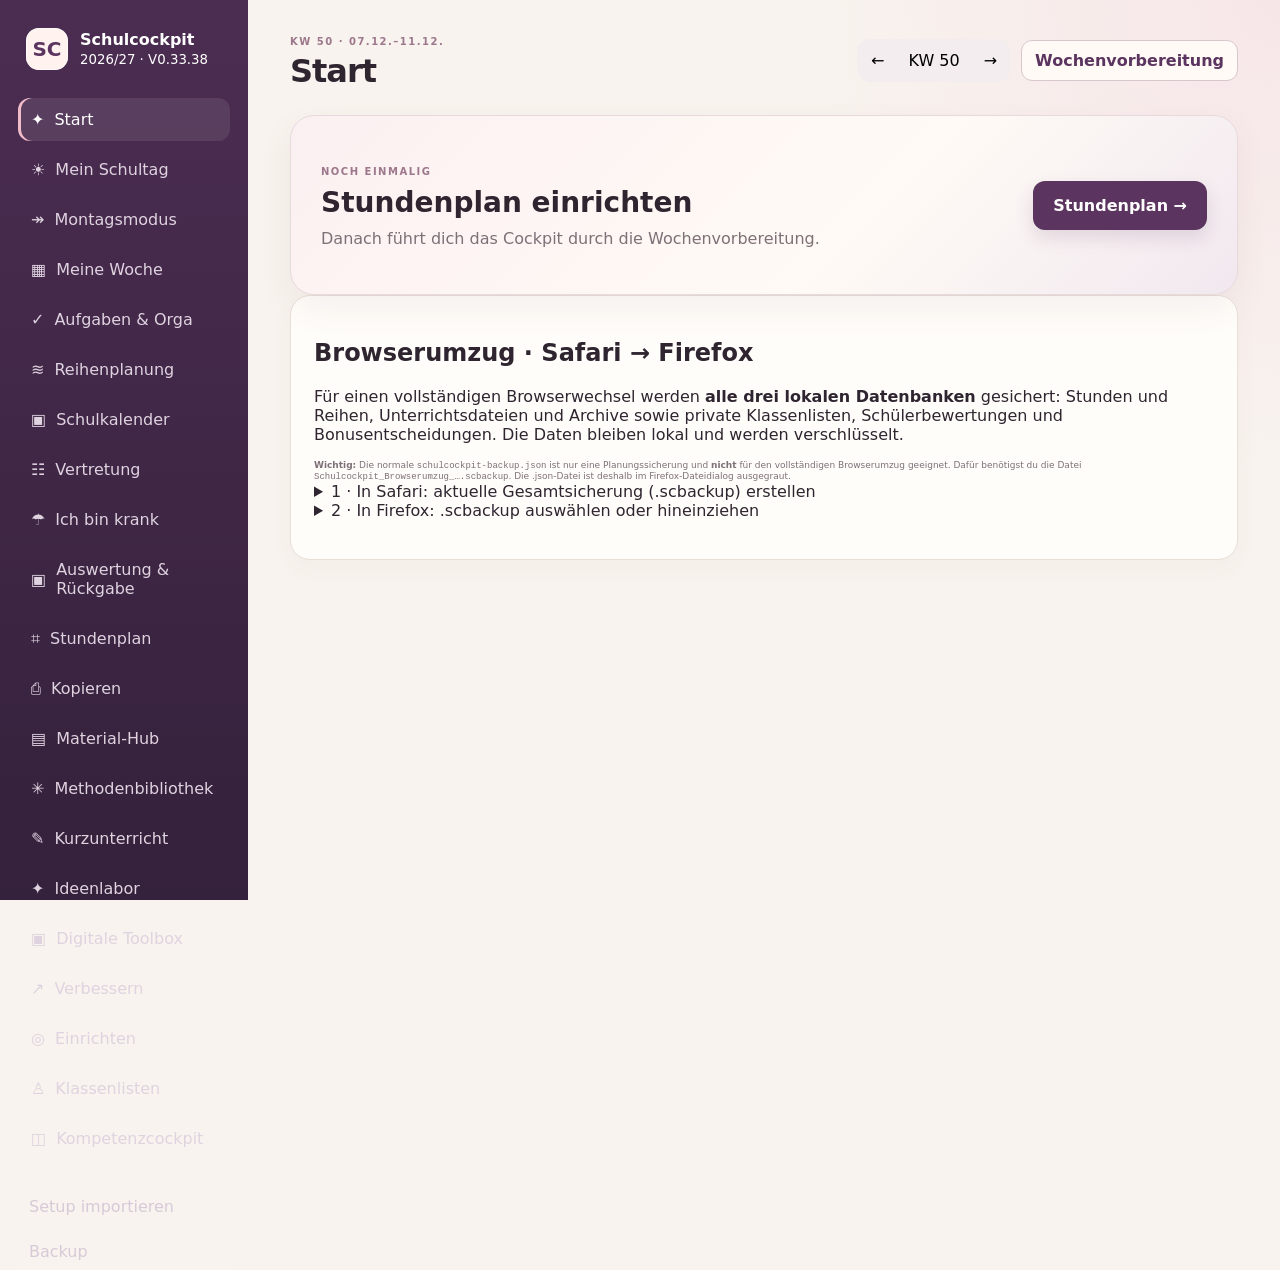
<file: index.html>
<!doctype html>
<html lang="de">
<head>
  <meta charset="UTF-8" />
  <meta name="viewport" content="width=device-width, initial-scale=1.0" />
  <title>Schulcockpit</title>
  <link rel="stylesheet" href="styles.css?v=0.25.0" />
  <link rel="stylesheet" href="schulcockpit-klassenliste-le-v235.css?v=0.29.1" />
  <link rel="stylesheet" href="schulcockpit-restjahr-v236.css?v=0.25.0" />
  <link rel="stylesheet" href="schulcockpit-materialhub-v237.css?v=0.25.0" />
  <link rel="stylesheet" href="schulcockpit-materialarchive-v238.css?v=0.25.0" />
  <link rel="stylesheet" href="schulcockpit-materialfolder-v239.css?v=0.25.0" />
  <link rel="stylesheet" href="schulcockpit-materialaudit-v240.css?v=0.25.0" />
  <link rel="stylesheet" href="schulcockpit-jahreszip-v241.css?v=0.25.0" />
  <link rel="stylesheet" href="schulcockpit-fehlende-originale-v242.css?v=0.25.0" />
  <link rel="stylesheet" href="schulcockpit-originale-reparieren-v243.css?v=0.25.0" />
  <link rel="stylesheet" href="schulcockpit-jahresvorgaben-v244.css?v=0.25.0" />
  <link rel="stylesheet" href="schulcockpit-pruefungsthemen-v245.css?v=0.25.7" />
  <link rel="stylesheet" href="schulcockpit-kompetenzstunden-v247.css?v=0.25.0" />
  <link rel="stylesheet" href="schulcockpit-klassenverwaltung-v248.css?v=0.25.8" />
  <link rel="stylesheet" href="schulcockpit-stammklassen-v251.css?v=0.25.1" />
  <link rel="stylesheet" href="schulcockpit-mathe5-nachweise-v252.css?v=0.25.2" />
  <link rel="stylesheet" href="schulcockpit-privacy-project-v253.css?v=0.25.3" />
  <link rel="stylesheet" href="schulcockpit-schulkalender-v259.css?v=0.26.1" />
  <link rel="stylesheet" href="schulcockpit-vertretung-v262.css?v=0.26.2" />
  <link rel="stylesheet" href="schulcockpit-nachruecken-v263.css?v=0.26.3" />
  <link rel="stylesheet" href="schulcockpit-bewertung-v267.css?v=0.26.7" />
  <link rel="stylesheet" href="schulcockpit-klassenarbeit-erstellen-v269.css?v=0.26.9" />
  <link rel="stylesheet" href="schulcockpit-unterricht-ist-v270.css?v=0.27.0" />
  <link rel="stylesheet" href="schulcockpit-stundenwechsel-v272.css?v=0.27.4" />
  <link rel="stylesheet" href="schulcockpit-bonusmatrix-v281.css?v=0.28.1" />
  <link rel="stylesheet" href="schulcockpit-stundendisposition-v275.css?v=0.27.5">
  <link rel="stylesheet" href="schulcockpit-arbeitsblaetter-v276.css?v=0.27.6">
  <link rel="stylesheet" href="schulcockpit-dropzone-v284.css?v=0.28.4">
  <link rel="stylesheet" href="schulcockpit-streaming-transfer-v285.css?v=0.28.5">
  <link rel="stylesheet" href="schulcockpit-firefox-replace-v287.css?v=0.28.7">
  <link rel="stylesheet" href="schulcockpit-lesson-context-v289.css?v=0.28.9">
  <link rel="stylesheet" href="schulcockpit-yearplan-compact-v290.css?v=0.29.0">
  <link rel="stylesheet" href="schulcockpit-material-triage-v294.css?v=0.29.4">
  <link rel="stylesheet" href="schulcockpit-lesson-memory-v295.css?v=0.29.5">
  <link rel="stylesheet" href="schulcockpit-material-evolution-v296.css?v=0.29.6">
  <link rel="stylesheet" href="schulcockpit-methoden-v298.css?v=0.29.8">
  <link rel="stylesheet" href="schulcockpit-nachschreiben-v300.css?v=0.30.0">
  <link rel="stylesheet" href="schulcockpit-ideenlabor-v302.css?v=0.30.2">
  <link rel="stylesheet" href="schulcockpit-kurzunterricht-v304.css?v=0.30.5">
  <link rel="stylesheet" href="schulcockpit-arbeitsblatt-flow-v306.css?v=0.30.6">
  <link rel="stylesheet" href="schulcockpit-zeitkurse-v307.css?v=0.30.7">
  <link rel="stylesheet" href="schulcockpit-realitaet-quellen-v309.css?v=0.30.9">
  <link rel="stylesheet" href="schulcockpit-zeitkurs-zip-v310.css?v=0.31.0">
  <link rel="stylesheet" href="schulcockpit-reihen-drag-v311.css?v=0.31.1">
  <link rel="stylesheet" href="schulcockpit-direct-reihen-drag-v312.css?v=0.31.2">
  <link rel="stylesheet" href="schulcockpit-teilreihenplanung-v313.css?v=0.31.3">
  <link rel="stylesheet" href="schulcockpit-stunden-tauschen-v314.css?v=0.31.4">
  <link rel="stylesheet" href="schulcockpit-wochen-duplikate-v315.css?v=0.31.5">
  <link rel="stylesheet" href="schulcockpit-pruefungsdateien-v316.css?v=0.31.6">
  <link rel="stylesheet" href="schulcockpit-pruefungsanalyse-v317.css?v=0.31.7">
  <link rel="stylesheet" href="schulcockpit-auswertung-fassungen-v318.css?v=0.31.8">
  <link rel="stylesheet" href="schulcockpit-vertretung-v319.css?v=0.31.9">
  <link rel="stylesheet" href="schulcockpit-mein-schultag-v320.css?v=0.32.0">
  <link rel="stylesheet" href="schulcockpit-krankheitstag-v321.css?v=0.32.1">
  <link rel="stylesheet" href="schulcockpit-wochen-druck-v322.css?v=0.32.2">
  <link rel="stylesheet" href="schulcockpit-blitzreflexion-v323.css?v=0.32.3">
  <link rel="stylesheet" href="schulcockpit-schuljahreswechsel-v324.css?v=0.32.4">
  <link rel="stylesheet" href="schulcockpit-folgejahr-stundenplan-v325.css?v=0.32.5">
  <link rel="stylesheet" href="schulcockpit-unterricht-verbessern-v326.css?v=0.32.6">
  <link rel="stylesheet" href="schulcockpit-stunden-einschieben-v327.css?v=0.32.7">
  <link rel="stylesheet" href="schulcockpit-doppelkarten-bereinigen-v328.css?v=0.32.8">
  <link rel="stylesheet" href="schulcockpit-plan-karten-abgleich-v329.css?v=0.32.9">
  <link rel="stylesheet" href="schulcockpit-eigene-materialfassung-v330.css?v=0.33.0">
  <link rel="stylesheet" href="schulcockpit-varianten-planung-v331.css?v=0.33.1">
  <link rel="stylesheet" href="schulcockpit-materialpakete-v332.css?v=0.33.2">
  <link rel="stylesheet" href="schulcockpit-auswertung-assistent-v333.css?v=0.33.3">
  <link rel="stylesheet" href="schulcockpit-aufgabeneditor-v334.css?v=0.33.30">
  <link rel="stylesheet" href="schulcockpit-unterrichtsauswahl-v3331.css?v=0.33.31">
  <link rel="stylesheet" href="schulcockpit-eigener-unterricht-v3332.css?v=0.33.32">
  <link rel="stylesheet" href="schulcockpit-kompetenznachweise-v3333.css?v=0.33.33">
  <link rel="stylesheet" href="schulcockpit-leb-kompetenzen-v3334.css?v=0.33.34">
  <link rel="stylesheet" href="schulcockpit-klausur-leb-v3335.css?v=0.33.35">
  <link rel="stylesheet" href="schulcockpit-nachschreiber-abgleich-v335.css?v=0.33.11">
  <link rel="stylesheet" href="schulcockpit-classtime-abgleich-v336.css?v=0.33.6">
  <link rel="stylesheet" href="schulcockpit-bonusluecken-v337.css?v=0.33.7">
  <link rel="stylesheet" href="schulcockpit-pruefungsreiter-v338.css?v=0.33.8">
  <link rel="stylesheet" href="schulcockpit-inklusion-bonus-v3313.css?v=0.33.13">
  <link rel="stylesheet" href="schulcockpit-schuelerzuordnung-v3314.css?v=0.33.14">
  <link rel="stylesheet" href="schulcockpit-variantenmatrix-v3316.css?v=0.33.16">
  <link rel="stylesheet" href="schulcockpit-notenspiegel-v3320.css?v=0.33.38">
  <link rel="stylesheet" href="schulcockpit-pruefungskompetenzen-v3321.css?v=0.33.21">
  <link rel="stylesheet" href="schulcockpit-raster-quelle-v3322.css?v=0.33.22">
  <link rel="stylesheet" href="schulcockpit-physisches-archiv-v3323.css?v=0.33.23">
  <link rel="stylesheet" href="schulcockpit-physisches-archiv-suche-v3324.css?v=0.33.24">
  <link rel="stylesheet" href="schulcockpit-physisches-archiv-vorschau-v3326.css?v=0.33.26">
  <link rel="stylesheet" href="schulcockpit-physisches-archiv-extras-v3327.css?v=0.33.27">
</head>
<body>
  <div id="sc-v186-load" aria-live="polite"><section class="sc-v186-loader-card"><h2>Schulcockpit wird sicher geladen …</h2><p>Bestehende Stunden und Materialien werden geprüft. Bitte die Seite nicht schließen.</p></section></div>
  <div id="app"></div>
  <script src="jszip.min.js?v=0.25.0"></script>
  <script src="app.js?v=0.33.14"></script>
  <script src="schulcockpit-zipnamen-v246.js?v=0.25.0"></script>
  <script src="schulcockpit-competency-v205.js?v=0.25.0"></script>
  <script src="schulcockpit-exam-auto-v205.js?v=0.25.0"></script>
  <script src="schulcockpit-curriculum-v206.js?v=0.25.0"></script>
  <script src="schulcockpit-curriculum-audit-v207.js?v=0.30.3"></script>
  <script src="schulcockpit-themenkarten-v208.js?v=0.25.0"></script>
  <script src="schulcockpit-assessment-rubric-v209.js?v=0.33.22"></script>
  <script src="schulcockpit-classtime-safe-v210.js?v=0.33.38"></script>
  <script src="schulcockpit-korrekturarbeitsplatz-v210.js?v=0.25.0"></script>
  <script src="schulcockpit-korrekturarbeitsplatz-v211.js?v=0.27.9"></script>
  <script src="schulcockpit-classtime-answer-status-v212.js?v=0.25.0"></script>
  <script src="schulcockpit-korrekturabschluss-v213.js?v=0.25.0"></script>
  <script src="schulcockpit-auswertung-workspace-v214.js?v=0.25.0"></script>
  <script src="schulcockpit-raster-import-v215.js?v=0.33.22"></script>
  <script src="schulcockpit-aufgaben-autosave-v216.js?v=0.27.9"></script>
  <script src="schulcockpit-classtime-mapping-v217.js?v=0.25.0"></script>
  <script src="schulcockpit-korrektur-workflow-v218.js?v=0.33.38"></script>
  <script src="schulcockpit-bonus-feedback-v219.js?v=0.25.0"></script>
  <script src="schulcockpit-bonus-identities-v220.js?v=0.25.0"></script>
  <script src="schulcockpit-compact-score-grid-v221.js?v=0.25.0"></script>
  <script src="schulcockpit-feedback-review-v224.js?v=0.25.0"></script>
  <script src="schulcockpit-feedback-graduated-v225.js?v=0.25.0"></script>
  <script src="schulcockpit-feedback-natural-v227.js?v=0.25.0"></script>
  <script src="schulcockpit-feedback-warm-v228.js?v=0.25.0"></script>
  <script src="schulcockpit-feedback-coherent-v229.js?v=0.25.0"></script>
  <script src="schulcockpit-feedback-policy-v230.js?v=0.29.2"></script>
  <script src="schulcockpit-report-pdf-v233.js?v=0.29.2"></script>
  <script src="schulcockpit-klassenliste-le-v235.js?v=0.25.8"></script>
  <script src="schulcockpit-jahresvorgaben-v244.js?v=0.25.7"></script>
  <script src="schulcockpit-pruefungsthemen-v245.js?v=0.25.0"></script>
  <script src="schulcockpit-restjahr-v236.js?v=0.26.3"></script>
  <script src="schulcockpit-materialhub-v237.js?v=0.29.4"></script>
  <script src="schulcockpit-materialarchive-v238.js?v=0.25.0"></script>
  <script src="schulcockpit-materialfolder-v239.js?v=0.25.0"></script>
  <script src="schulcockpit-materialaudit-v240.js?v=0.25.0"></script>
  <script src="schulcockpit-jahreszip-v241.js?v=0.25.0"></script>
  <script src="schulcockpit-kompetenzstunden-v247.js?v=0.25.0"></script>
  <script src="schulcockpit-klassenverwaltung-v248.js?v=0.25.8"></script>
  <script src="schulcockpit-workflow-drafts-v249.js?v=0.25.0"></script>
  <script src="schulcockpit-statistikprojekt-v250.js?v=0.25.0"></script>
  <script src="schulcockpit-stammklassen-core-v251.js?v=0.25.1"></script>
  <script src="schulcockpit-stammklassen-v251.js?v=0.25.2"></script>
  <script src="schulcockpit-stammklassen-backup-v253.js?v=0.25.3"></script>
  <script src="schulcockpit-projekttermine-v254.js?v=0.26.1"></script>
  <script src="schulcockpit-dialogentwuerfe-v255.js?v=0.25.5"></script>
  <script src="schulcockpit-stundenentwuerfe-v256.js?v=0.25.8"></script>
  <script src="schulcockpit-freiplanung-v258.js?v=0.25.8"></script>
  <script src="schulcockpit-schulkalender-v259.js?v=0.26.2"></script>
  <script src="schulcockpit-bewertung-v260-core.js?v=0.33.38"></script>
  <script src="schulcockpit-notenbogen-v3315-core.js?v=0.33.17"></script>
  <script src="schulcockpit-notenschluessel-v3310-core.js?v=0.33.10"></script>
  <script src="schulcockpit-bewertung-v260.js?v=0.33.19"></script>
  <script src="schulcockpit-kursausfall-v261.js?v=0.26.2"></script>
  <script src="schulcockpit-vertretung-v262.js?v=0.28.9"></script>
  <script src="schulcockpit-nachruecken-v263.js?v=0.26.3"></script>
  <script src="schulcockpit-browsertransfer-v264.js?v=0.28.7"></script>
  <script src="schulcockpit-montagsmodus-themen-v266.js?v=0.26.6"></script>
  <script src="schulcockpit-bewertung-v267-core.js?v=0.26.7"></script>
  <script src="schulcockpit-bewertung-v267.js?v=0.33.17"></script>
  <script src="schulcockpit-klassenarbeit-erstellen-v269-core.js?v=0.26.9"></script>
  <script src="schulcockpit-klassenarbeit-erstellen-v269.js?v=0.26.9"></script>
  <script src="schulcockpit-unterricht-ist-v270-core.js?v=0.27.0"></script>
  <script src="schulcockpit-unterricht-ist-v270.js?v=0.27.0"></script>
  <script src="schulcockpit-stundenwechsel-v272-core.js?v=0.27.4"></script>
  <script src="schulcockpit-stundenwechsel-v272.js?v=0.27.4"></script>
  <script src="schulcockpit-stundendisposition-v275-core.js?v=0.27.5"></script>
  <script src="schulcockpit-stundendisposition-v275.js?v=0.28.0"></script>
  <script src="schulcockpit-arbeitsblaetter-v276.js?v=0.33.2"></script>
  <script src="schulcockpit-kursreparatur-v277.js?v=0.27.7"></script>
  <script src="schulcockpit-flexplan-v278-core.js?v=0.28.0"></script>
  <script src="schulcockpit-flexplan-v278.js?v=0.33.28"></script>
  <script src="schulcockpit-bonuskompetenzen-v279.js?v=0.27.9"></script>
  <script src="schulcockpit-ueberhang-v280.js?v=0.28.0"></script>
  <script src="schulcockpit-bonusmatrix-v281.js?v=0.28.2"></script>
  <script src="schulcockpit-le-status-v283-core.js?v=0.29.2"></script>
  <script src="schulcockpit-le-status-v283.js?v=0.29.2"></script>
  <script src="schulcockpit-dropzone-v284-core.js?v=0.28.4"></script>
  <script src="schulcockpit-dropzone-v284.js?v=0.28.4"></script>
  <script src="schulcockpit-streaming-transfer-v285.js?v=0.28.7"></script>
  <script src="schulcockpit-targetcheck-v286-core.js?v=0.28.6"></script>
  <script src="schulcockpit-weekfill-v288-core.js?v=0.28.8"></script>
  <script src="schulcockpit-weekfill-v288.js?v=0.28.8"></script>
  <script src="schulcockpit-lesson-context-v289-core.js?v=0.28.9"></script>
  <script src="schulcockpit-lesson-context-v289.js?v=0.28.9"></script>
  <script src="schulcockpit-yearplan-compact-v290.js?v=0.29.0"></script>
  <script src="schulcockpit-le-rueckmeldung-v291.js?v=0.29.2"></script>
  <script src="schulcockpit-feedback-fach-v293-core.js?v=0.29.3"></script>
  <script src="schulcockpit-feedback-fach-v293.js?v=0.29.3"></script>
  <script src="schulcockpit-workflow-links-v294.js?v=0.29.4"></script>
  <script src="schulcockpit-material-triage-v294-core.js?v=0.29.4"></script>
  <script src="schulcockpit-material-triage-v294.js?v=0.29.4"></script>
  <script src="schulcockpit-lesson-memory-v295-core.js?v=0.29.5"></script>
  <script src="schulcockpit-lesson-memory-v295.js?v=0.29.5"></script>
  <script src="schulcockpit-material-evolution-v296-core.js?v=0.33.1"></script>
  <script src="schulcockpit-material-evolution-v296.js?v=0.33.2"></script>
  <script src="schulcockpit-print-audit-v297-core.js?v=0.33.2"></script>
  <script src="schulcockpit-print-audit-v297.js?v=0.33.2"></script>
  <script src="schulcockpit-methoden-v298-core.js?v=0.29.8"></script>
  <script src="schulcockpit-methoden-v298.js?v=0.29.8"></script>
  <script src="schulcockpit-unterricht-qualitaet-v299-core.js?v=0.29.9"></script>
  <script src="schulcockpit-unterricht-qualitaet-v299.js?v=0.29.9"></script>
  <script src="schulcockpit-classtime-sammelfragen-v3338-core.js?v=0.33.38"></script>
  <script src="schulcockpit-nachschreiben-v300-core.js?v=0.33.38"></script>
  <script src="schulcockpit-nachschreiben-v300.js?v=0.33.38"></script>
  <script src="schulcockpit-report-fit-v301-core.js?v=0.30.1"></script>
  <script src="schulcockpit-report-onepage-v301.js?v=0.33.15"></script>
  <script src="schulcockpit-ideenlabor-v302-core.js?v=0.30.2"></script>
  <script src="schulcockpit-ideenlabor-v302.js?v=0.30.3"></script>
  <script src="schulcockpit-kurzunterricht-v304-core.js?v=0.30.4"></script>
  <script src="schulcockpit-kurzunterricht-v304.js?v=0.30.4"></script>
  <script src="schulcockpit-arbeitsblatt-ist-v305-core.js?v=0.30.9"></script>
  <script src="schulcockpit-arbeitsblatt-ist-v305.js?v=0.30.5"></script>
  <script src="schulcockpit-arbeitsblatt-flow-v306-core.js?v=0.30.9"></script>
  <script src="schulcockpit-arbeitsblatt-flow-v306.js?v=0.30.9"></script>
  <script src="schulcockpit-zeitkurse-v307-core.js?v=0.30.7"></script>
  <script src="schulcockpit-zeitkurse-v307.js?v=0.30.7"></script>
  <script src="schulcockpit-material-realitaet-v308-core.js?v=0.30.8"></script>
  <script src="schulcockpit-material-realitaet-v308.js?v=0.30.8"></script>
  <script src="schulcockpit-quellenpruefung-v309-core.js?v=0.30.9"></script>
  <script src="schulcockpit-quellenpruefung-v309.js?v=0.30.9"></script>
  <script src="schulcockpit-zeitkurs-zip-v310-core.js?v=0.31.0"></script>
  <script src="schulcockpit-zeitkurs-zip-v310.js?v=0.31.0"></script>
  <script src="schulcockpit-reihen-drag-v311-core.js?v=0.31.4"></script>
  <script src="schulcockpit-reihen-drag-v311.js?v=0.31.4"></script>
  <script src="schulcockpit-direct-reihen-drag-v312.js?v=0.31.4"></script>
  <script src="schulcockpit-teilreihenplanung-v313-core.js?v=0.31.3"></script>
  <script src="schulcockpit-teilreihenplanung-v313.js?v=0.31.3"></script>
  <script src="schulcockpit-stunden-tauschen-v314.js?v=0.31.4"></script>
  <script src="schulcockpit-wochen-duplikate-v315-core.js?v=0.31.5"></script>
  <script src="schulcockpit-wochen-duplikate-v315.js?v=0.31.5"></script>
  <script src="schulcockpit-pruefungsdateien-v316.js?v=0.31.6"></script>
  <script src="schulcockpit-pruefungsanalyse-v317.js?v=0.33.21"></script>
  <script src="schulcockpit-auswertung-fassungen-v318.js?v=0.31.8"></script>
  <script src="schulcockpit-vertretung-v319.js?v=0.31.9"></script>
  <script src="schulcockpit-mein-schultag-v320-core.js?v=0.32.0"></script>
  <script src="schulcockpit-mein-schultag-v320.js?v=0.32.0"></script>
  <script src="schulcockpit-krankheitstag-v321-core.js?v=0.32.1"></script>
  <script src="schulcockpit-krankheitstag-v321.js?v=0.32.1"></script>
  <script src="schulcockpit-wochen-druck-v322-core.js?v=0.32.2"></script>
  <script src="schulcockpit-wochen-druck-v322.js?v=0.32.2"></script>
  <script src="schulcockpit-blitzreflexion-v323-core.js?v=0.32.3"></script>
  <script src="schulcockpit-blitzreflexion-v323.js?v=0.32.3"></script>
  <script src="schulcockpit-schuljahreswechsel-v324-core.js?v=0.32.4"></script>
  <script src="schulcockpit-schuljahreswechsel-v324.js?v=0.32.4"></script>
  <script src="schulcockpit-folgejahr-stundenplan-v325-core.js?v=0.32.5"></script>
  <script src="schulcockpit-folgejahr-stundenplan-v325.js?v=0.32.5"></script>
  <script src="schulcockpit-unterricht-verbessern-v326-core.js?v=0.32.6"></script>
  <script src="schulcockpit-unterricht-verbessern-v326.js?v=0.32.6"></script>
  <script src="schulcockpit-stunden-einschieben-v327.js?v=0.33.28"></script>
  <script src="schulcockpit-doppelkarten-bereinigen-v328-core.js?v=0.32.8"></script>
  <script src="schulcockpit-doppelkarten-bereinigen-v328.js?v=0.32.8"></script>
  <script src="schulcockpit-plan-karten-abgleich-v329-core.js?v=0.33.28"></script>
  <script src="schulcockpit-plan-karten-abgleich-v329.js?v=0.32.9"></script>
  <script src="schulcockpit-eigene-materialfassung-v330-core.js?v=0.33.0"></script>
  <script src="schulcockpit-eigene-materialfassung-v330.js?v=0.33.0"></script>
  <script src="schulcockpit-varianten-planung-v331-core.js?v=0.33.1"></script>
  <script src="schulcockpit-varianten-planung-v331.js?v=0.33.1"></script>
  <script src="schulcockpit-materialpakete-v332-core.js?v=0.33.2"></script>
  <script src="schulcockpit-materialpakete-v332.js?v=0.33.2"></script>
  <script src="schulcockpit-auswertung-assistent-v333-core.js?v=0.33.3"></script>
  <script src="schulcockpit-auswertung-assistent-v333.js?v=0.33.3"></script>
  <script src="schulcockpit-aufgabeneditor-v334-core.js?v=0.33.30"></script>
  <script src="schulcockpit-aufgabeneditor-v334.js?v=0.33.30"></script>
  <script src="schulcockpit-nachschreiber-abgleich-v335-core.js?v=0.33.11"></script>
  <script src="schulcockpit-nachschreiber-abgleich-v335.js?v=0.33.11"></script>
  <script src="schulcockpit-classtime-abgleich-v336-core.js?v=0.33.38"></script>
  <script src="schulcockpit-classtime-abgleich-v336.js?v=0.33.38"></script>
  <script src="schulcockpit-bonusluecken-v337-core.js?v=0.33.7"></script>
  <script src="schulcockpit-bonusluecken-v337.js?v=0.33.7"></script>
  <script src="schulcockpit-inklusion-bonus-v3313-core.js?v=0.33.13"></script>
  <script src="schulcockpit-variantenmatrix-v3316-core.js?v=0.33.16"></script>
  <script src="schulcockpit-pruefungsreiter-v338-core.js?v=0.33.8"></script>
  <script src="schulcockpit-pruefungsreiter-v338.js?v=0.33.22"></script>
  <script src="schulcockpit-inklusion-bonus-v3313.js?v=0.33.13"></script>
  <script src="schulcockpit-variantenmatrix-v3316.js?v=0.33.16"></script>
  <script src="schulcockpit-schuelerzuordnung-v3314-core.js?v=0.33.14"></script>
  <script src="schulcockpit-schuelerzuordnung-v3314.js?v=0.33.14"></script>
  <script src="schulcockpit-auswertung-ansicht-v3312.js?v=0.33.12"></script>
  <script src="schulcockpit-notenspiegel-v3320-core.js?v=0.33.38"></script>
  <script src="schulcockpit-notenspiegel-v3320.js?v=0.33.38"></script>
  <script src="schulcockpit-pruefungskompetenzen-v3321-core.js?v=0.33.21"></script>
  <script src="schulcockpit-pruefungskompetenzen-v3321.js?v=0.33.21"></script>
  <script src="schulcockpit-physisches-archiv-v3323-core.js?v=0.33.27"></script>
  <script src="schulcockpit-physisches-archiv-suche-v3324-core.js?v=0.33.24"></script>
  <script src="schulcockpit-physisches-archiv-vorschau-v3326-core.js?v=0.33.26"></script>
  <script src="schulcockpit-physisches-archiv-extras-v3327-core.js?v=0.33.27"></script>
  <script src="schulcockpit-physisches-archiv-v3323.js?v=0.33.27"></script>
  <script src="schulcockpit-stunden-einschieben-v3328.js?v=0.33.28"></script>
  <script src="schulcockpit-aufgabentexte-v3329.js?v=0.33.30"></script>
  <script src="schulcockpit-unterrichtsauswahl-v3331-core.js?v=0.33.31"></script>
  <script src="schulcockpit-unterrichtsauswahl-v3331.js?v=0.33.31"></script>
  <script src="schulcockpit-eigener-unterricht-v3332-core.js?v=0.33.32"></script>
  <script src="schulcockpit-delta-v3337-core.js?v=0.33.37"></script>
  <script src="schulcockpit-eigener-unterricht-v3332.js?v=0.33.32"></script>
  <script src="schulcockpit-kompetenznachweise-v3333-core.js?v=0.33.33"></script>
  <script src="schulcockpit-kompetenznachweise-v3333.js?v=0.33.33"></script>
  <script src="schulcockpit-leb-kompetenzen-v3334-core.js?v=0.33.34"></script>
  <script src="schulcockpit-leb-kompetenzen-v3334.js?v=0.33.34"></script>
  <script src="schulcockpit-klausur-leb-v3335-core.js?v=0.33.35"></script>
  <script src="schulcockpit-klausur-leb-v3335.js?v=0.33.35"></script>
  <script src="schulcockpit-integritaet-v3336-core.js?v=0.33.36"></script>
  <script src="schulcockpit-integritaet-v3336.js?v=0.33.36"></script>
  <script src="schulcockpit-delta-v3337.js?v=0.33.37"></script>
  <script src="schulcockpit-korrektur-v3338.js?v=0.33.38"></script>
</body>
</html>
</file>
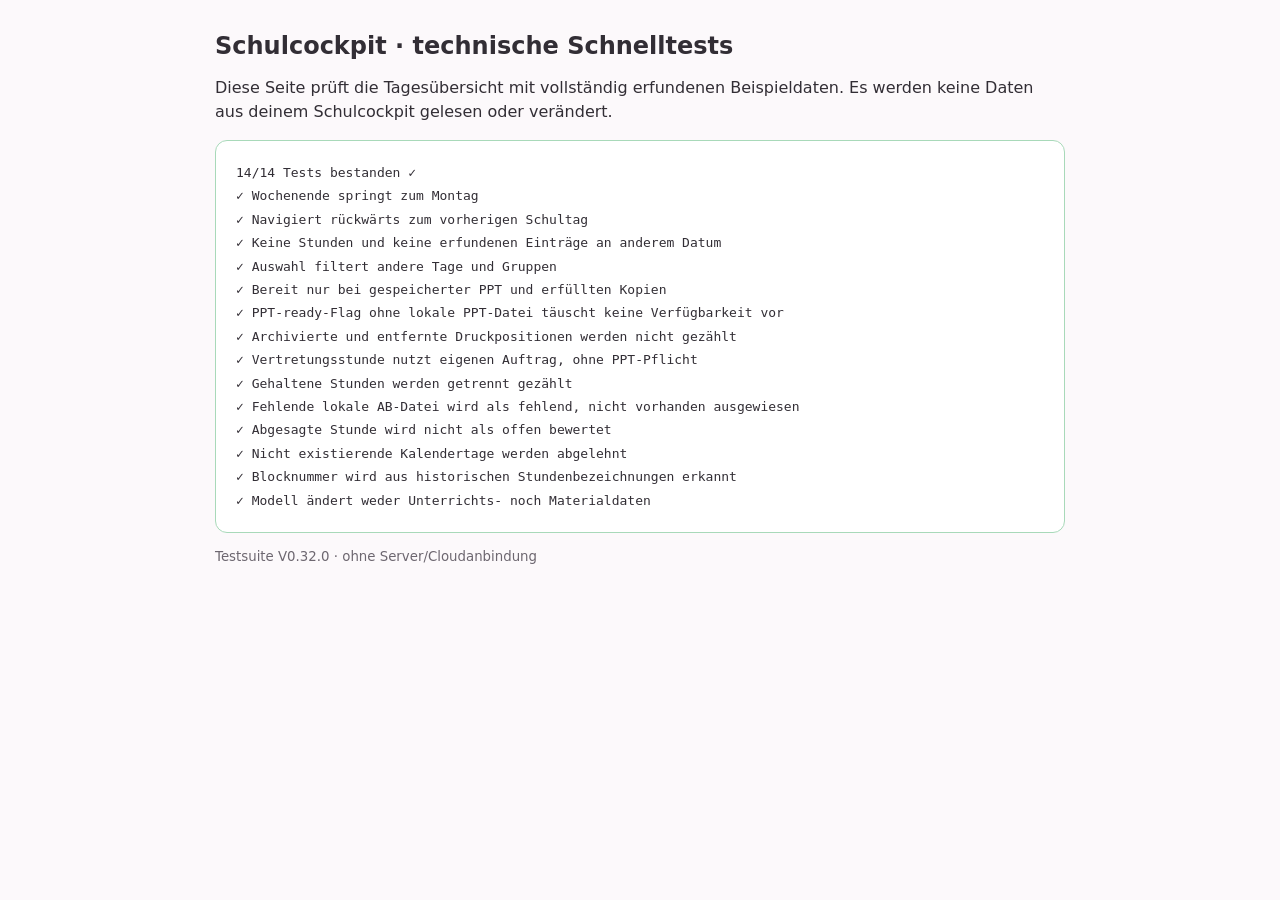
<file: tests/day-v320.html>
<!doctype html>
<html lang="de">
<head>
  <meta charset="utf-8">
  <meta name="viewport" content="width=device-width, initial-scale=1">
  <title>Schulcockpit · Tagesansicht-Smoke-Tests</title>
  <style>
    body{font-family:system-ui,sans-serif;max-width:850px;margin:32px auto;padding:0 20px;background:#fcf9fb;color:#322e35}
    h1{font-size:1.5rem}p{line-height:1.5}pre{white-space:pre-wrap;padding:20px;border:1px solid #e7e0e6;border-radius:12px;background:white;line-height:1.8}
    .ok{border-color:#a8d9b9}.error{border-color:#e7a0a0}small{color:#6d6770}
  </style>
</head>
<body>
  <h1>Schulcockpit · technische Schnelltests</h1>
  <p>Diese Seite prüft die Tagesübersicht mit vollständig erfundenen Beispieldaten. Es werden keine Daten aus deinem Schulcockpit gelesen oder verändert.</p>
  <pre id="results">Tests werden ausgeführt …</pre>
  <small>Testsuite V0.32.0 · ohne Server/Cloudanbindung</small>
  <script src="../schulcockpit-mein-schultag-v320-core.js"></script>
  <script src="./day-v320.test.js"></script>
</body>
</html>
</file>
<file: styles.css>
:root {
  font-family: Inter, ui-sans-serif, system-ui, -apple-system, BlinkMacSystemFont, "Segoe UI", sans-serif;
  color: #2f2530;
  background: #f8f3ee;
  font-synthesis: none;
  --plum: #5b355f;
  --plum-dark: #3f2444;
  --cream: #fffaf4;
  --blush: #f7e6e8;
  --line: #eadfd7;
  --muted: #7d7077;
  --green: #58766a;
  --amber: #a46c3a;
}
* { box-sizing: border-box; }
body { margin: 0; min-width: 1100px; min-height: 100vh; background: radial-gradient(circle at top right, #f7e6e8 0, transparent 30%), #f8f3ee; }
button, input, textarea, select { font: inherit; }
button { cursor: pointer; }
.app-shell { display: grid; grid-template-columns: 248px 1fr; min-height: 100vh; }
.sidebar { background: linear-gradient(180deg, #4c2d52 0%, #34213b 100%); color: white; padding: 28px 18px 22px; display: flex; flex-direction: column; gap: 28px; position: sticky; top: 0; height: 100vh; }
.brand { display: flex; align-items: center; gap: 12px; padding: 0 8px; }
.brand-mark { width: 42px; height: 42px; border-radius: 13px; display: grid; place-items: center; background: #fff2ef; color: var(--plum); font-weight: 900; font-size: 20px; box-shadow: inset 0 0 0 1px #ffffffaa; }
.brand strong { display: block; font-size: 16px; }.brand span { display: block; margin-top: 3px; color: #d8cad8; font-size: 10px; }
nav { display: grid; gap: 7px; } nav button { border: 0; background: transparent; color: #dfd3e0; text-align: left; padding: 12px 13px; border-radius: 12px; display: flex; gap: 10px; align-items: center; } nav button:hover, nav button.active { background: #ffffff17; color: white; } nav button.active { box-shadow: inset 3px 0 #f2bbc8; }
.sidebar-footer { margin-top: auto; display: grid; gap: 8px; }.sidebar-footer button { background: transparent; border: 1px solid #ffffff25; color: #d7cad8; border-radius: 10px; padding: 8px 10px; text-align: left; }.sidebar-footer small { color: #aa99ad; padding: 4px; }
main { padding: 30px 42px 60px; }
.topbar { display: flex; justify-content: space-between; align-items: center; margin-bottom: 25px; }.topbar h1 { margin: 3px 0 0; font-size: 32px; letter-spacing: -1px; }.eyebrow { color: #9d778b; font-size: 10px; letter-spacing: 1.5px; font-weight: 800; }.top-actions { display: flex; align-items: center; gap: 10px; }.week-chip { background: #efe3dd; border: 1px solid var(--line); padding: 10px 14px; border-radius: 12px; font-weight: 700; color: var(--plum); }
.primary { border: 0; background: var(--plum); color: white; border-radius: 12px; padding: 11px 16px; font-weight: 700; box-shadow: 0 8px 18px #5b355f25; }.primary:hover { background: var(--plum-dark); }.primary.wide { width: 100%; padding: 14px; }
.content-grid { display: grid; gap: 18px; }.hero-card { min-height: 160px; border: 1px solid #ecdeda; border-radius: 24px; background: linear-gradient(135deg, #fff9f4 0%, #f7e8ea 100%); padding: 28px 30px; display: flex; align-items: center; justify-content: space-between; box-shadow: 0 12px 32px #6b4c5510; }.hero-card h2 { font-size: 25px; margin: 7px 0 8px; }.hero-card p { color: var(--muted); max-width: 720px; margin: 0; line-height: 1.5; }.progress-ring { width: 108px; height: 108px; border-radius: 50%; display: grid; place-items: center; align-content: center; background: radial-gradient(circle, #fff8f3 58%, transparent 60%), conic-gradient(var(--plum) 0 25%, #e7d9d7 25%); }.progress-ring strong { font-size: 24px; }.progress-ring span { color: var(--muted); font-size: 11px; }
.stats-row { display: grid; grid-template-columns: repeat(4, 1fr); gap: 14px; }.stat-card { border: 1px solid var(--line); background: #fffaf5; border-radius: 18px; padding: 18px 19px; }.stat-card span { display: block; color: var(--muted); font-size: 12px; }.stat-card strong { display: block; font-size: 30px; margin: 4px 0; color: var(--plum); }.stat-card small { color: #9b8e94; }
.panel { background: #fffdf9; border: 1px solid var(--line); border-radius: 20px; padding: 23px; box-shadow: 0 9px 24px #68575b09; }.section-head { display: flex; align-items: center; justify-content: space-between; margin-bottom: 16px; }.section-head h2, .section-head h3 { margin: 4px 0 0; }.muted { color: var(--muted); font-size: 12px; }
.lesson-list { display: grid; gap: 10px; }.lesson-card { width: 100%; display: grid; grid-template-columns: 110px 150px 1fr 180px; gap: 15px; align-items: center; text-align: left; border: 1px solid #eee4de; background: #fff; border-radius: 15px; padding: 15px 16px; }.lesson-card:hover { transform: translateY(-1px); box-shadow: 0 9px 22px #735e6412; }.lesson-date strong, .lesson-date span, .lesson-main strong, .lesson-main span { display: block; }.lesson-date span,.lesson-main span { color: var(--muted); font-size: 11px; margin-top: 3px; }.class-pill { border-left: 4px solid var(--class-color); background: #f8f3f1; border-radius: 8px; padding: 8px 10px; font-weight: 700; font-size: 12px; }.lesson-meta { display: flex; justify-content: flex-end; gap: 8px; align-items: center; }.status { padding: 6px 9px; border-radius: 999px; font-size: 10px; font-weight: 800; }.status-ready { background: #e6f0ea; color: #3d6655; }.status-planned { background: #e8e7f2; color: #58517d; }.status-warning { background: #f8eadc; color: #8a5a2f; }.status-open { background: #f3eeee; color: #806e73; }.status-done { background: #e7eef0; color: #4e6870; }.copy-mini { color: var(--muted); font-size: 11px; }
.print-hero,.improve-hero { min-height: 135px; }.print-list,.backlog-list { display: grid; gap: 9px; }.print-row,.backlog-row { display: grid; grid-template-columns: 24px 52px 1fr 80px; gap: 12px; align-items: center; border: 1px solid #eee3dc; border-radius: 14px; padding: 13px 14px; background: #fff; }.print-row.done,.backlog-row.done { opacity: .52; }.print-row.done strong,.backlog-row.done strong { text-decoration: line-through; }.copies { font-weight: 900; color: var(--plum); font-size: 18px; }.print-content strong,.print-content small,.backlog-row span strong,.backlog-row span small { display: block; }.print-content small,.backlog-row span small { color: var(--muted); margin-top: 3px; }.backlog-row { grid-template-columns: 24px 1fr; }
.materials-grid { display: grid; grid-template-columns: repeat(2, 1fr); gap: 14px; }.material-card { border: 1px solid var(--line); background: #fffdf9; text-align: left; border-radius: 18px; padding: 20px; display: grid; grid-template-columns: 46px 1fr; gap: 14px; }.material-card:hover { box-shadow: 0 9px 25px #725b6212; }.material-icon { width: 46px; height: 46px; display: grid; place-items: center; border-radius: 13px; background: #f1e5e7; color: var(--plum); font-size: 22px; }.material-card h3 { margin: 5px 0 5px; }.material-card p { color: var(--muted); margin: 0 0 10px; }.variant-strip { display: flex; flex-wrap: wrap; gap: 6px; }.variant-strip span { border: 1px dashed #d8cac6; color: #a09292; border-radius: 999px; padding: 4px 8px; font-size: 9px; }.variant-strip span.available { border-style: solid; background: #f0e8ed; color: var(--plum); }.notice { margin-top: 12px; background: #fff2df; color: #8b633a; border-radius: 9px; padding: 7px 9px; font-size: 10px; }
.modal-backdrop { position: fixed; inset: 0; background: #2b1f2b80; backdrop-filter: blur(6px); display: grid; place-items: center; padding: 35px; z-index: 30; }.modal { width: min(900px, 92vw); max-height: 90vh; overflow: hidden; background: #fffaf5; border-radius: 24px; box-shadow: 0 30px 90px #1d111e50; display: flex; flex-direction: column; }.modal-header { padding: 22px 24px 16px; border-bottom: 1px solid var(--line); display: flex; justify-content: space-between; align-items: flex-start; }.modal-header h2 { margin: 5px 0 0; font-size: 22px; }.icon-button { border: 0; background: #efe5e2; width: 35px; height: 35px; border-radius: 50%; font-size: 22px; color: var(--plum); }.modal-body { padding: 23px 24px 28px; overflow: auto; }
.detail-stack { display: grid; gap: 15px; }.detail-summary { display: flex; justify-content: space-between; gap: 20px; padding: 17px; background: #f8efec; border-radius: 15px; }.detail-summary p { margin: 5px 0 0; }.detail-summary select { border: 1px solid #decfca; background: white; border-radius: 10px; padding: 8px; height: 38px; }.detail-section { border: 1px solid var(--line); background: white; border-radius: 16px; padding: 18px; }.detail-section h3 { margin-top: 0; }.step-list { display: grid; gap: 8px; }.step-list label { display: flex; gap: 10px; align-items: center; padding: 10px; border-radius: 10px; background: #faf7f4; }.step-list label.checked { color: #607269; background: #eef4ef; }.reflection-grid { display: grid; gap: 15px; }.field-label { display: block; font-size: 11px; font-weight: 800; color: var(--muted); margin-bottom: 7px; }.choice-row { display: flex; flex-wrap: wrap; gap: 7px; }.choice-row button,.improvement-buttons button,.add-variant-row button { border: 1px solid #e1d4cf; background: #fffaf6; border-radius: 999px; padding: 7px 10px; color: #6e5f65; }.choice-row button.selected { background: var(--plum); color: white; border-color: var(--plum); }.detail-section textarea { width: 100%; min-height: 82px; resize: vertical; margin-top: 14px; border: 1px solid #e1d4cf; border-radius: 12px; padding: 11px; }.linked-materials { display: grid; gap: 8px; }.linked-materials button { text-align: left; border: 1px solid #e7dbd6; background: #fffaf5; border-radius: 12px; padding: 11px 13px; }.linked-materials strong,.linked-materials span { display: block; }.linked-materials span { font-size: 10px; color: var(--muted); margin-top: 4px; }
.variant-list { display: grid; gap: 8px; margin-top: 10px; }.variant-row { display: grid; grid-template-columns: 36px 1fr auto; gap: 10px; align-items: center; border: 1px solid #eee3dd; border-radius: 12px; padding: 10px; }.availability-dot { width: 32px; height: 32px; border-radius: 50%; border: 1px dashed #cdbcb7; background: #fff; color: var(--muted); }.availability-dot.on { background: #e8f0eb; border-style: solid; color: #47705c; }.variant-row strong,.variant-row small { display: block; }.variant-row small { color: var(--muted); margin-top: 3px; }.tag { border-radius: 999px; background: #f0ebea; color: #8d7c80; padding: 5px 8px; font-size: 9px; }.tag.good { background: #e7f0ea; color: #4b6d5b; }.add-variant-row,.improvement-buttons { display: flex; flex-wrap: wrap; gap: 7px; margin-top: 12px; }.custom-improvement { display: grid; grid-template-columns: 1fr auto; gap: 8px; margin-top: 12px; }.custom-improvement input { border: 1px solid #e0d4ce; border-radius: 10px; padding: 9px 10px; }.custom-improvement button { border: 0; border-radius: 10px; background: var(--plum); color: white; padding: 0 13px; }.custom-improvement button:disabled { opacity: .4; }.notes-list { margin: 0; padding-left: 18px; color: #695c62; }.notes-list li { margin: 6px 0; }
.brief-list { display: grid; gap: 9px; }.brief-row { display: flex; justify-content: space-between; align-items: center; text-align: left; border: 1px solid #eadfd8; border-radius: 13px; background: white; padding: 12px 13px; }.brief-row strong,.brief-row small { display: block; }.brief-row small { color: var(--muted); margin-top: 3px; }
@media (max-width: 1180px) { body { min-width: 940px; }.app-shell { grid-template-columns: 210px 1fr; }.stats-row { grid-template-columns: repeat(2,1fr); }.lesson-card { grid-template-columns: 100px 135px 1fr; }.lesson-meta { grid-column: 3; justify-content: flex-start; }.materials-grid { grid-template-columns: 1fr; } }

/* V0.2 – Arbeitsmodus & Stundenplan */
.focus-hero { min-height: 180px; border: 1px solid #e8d9dd; border-radius: 24px; background: linear-gradient(135deg,#fbf0f1 0%,#fffaf5 60%,#f1e8ef 100%); padding: 30px; display:flex; align-items:center; justify-content:space-between; gap:30px; box-shadow:0 14px 34px #6b4c5512; }
.focus-hero h2 { margin:7px 0 8px; font-size:28px; max-width:720px; }.focus-hero p { margin:0; color:var(--muted); max-width:720px; line-height:1.5; }.focus-hero .big { padding:15px 20px; white-space:nowrap; }.next-meta { display:inline-block; margin-top:14px; background:#fff9; border:1px solid #eadde0; padding:7px 10px; border-radius:10px; font-size:11px; color:#6b5663; }.done-badge { width:72px;height:72px;border-radius:50%;display:grid;place-items:center;background:#e8f0ea;color:#47705c;font-size:30px;font-weight:900; }.focus-hero.all-done { background:linear-gradient(135deg,#edf4ef,#fffaf5); }
.workflow-strip { display:grid; grid-template-columns:repeat(5,1fr); gap:9px; }.workflow-step { min-height:70px; border:1px solid var(--line); border-radius:15px; padding:12px; display:flex; gap:9px; align-items:center; background:#fffaf5; }.workflow-step>span { width:25px;height:25px;border-radius:50%;display:grid;place-items:center;font-weight:900;background:#eee5e5;color:#806e73; }.workflow-step strong,.workflow-step small { display:block; }.workflow-step strong { font-size:11px; }.workflow-step small { color:var(--muted);margin-top:3px;font-size:9px; }.workflow-step.active-step { border-color:#d8bdc9;background:#f9eef1; }.workflow-step.active-step>span { background:var(--plum);color:white; }.workflow-step.complete-step { opacity:.67; }
.task-queue { display:grid; gap:8px; }.task-card { width:100%; display:grid; grid-template-columns:40px 1fr 30px; gap:12px; align-items:center; text-align:left; border:1px solid #eadfd9; background:white; border-radius:14px; padding:13px 14px; }.task-card:hover { transform:translateY(-1px); box-shadow:0 8px 18px #725b6210; }.task-number { width:30px;height:30px;border-radius:10px;display:grid;place-items:center;background:#f0e5e9;color:var(--plum);font-weight:900; }.task-main small,.task-main strong,.task-main span { display:block; }.task-main small { color:#a07a8b;font-size:9px;font-weight:800;letter-spacing:.7px;text-transform:uppercase; }.task-main strong { margin:2px 0 3px; }.task-main span { color:var(--muted);font-size:11px; }.task-arrow { color:var(--plum);font-size:20px;text-align:right; }.empty-state { padding:28px;border:1px dashed #d8cac6;border-radius:14px;color:#63766b;background:#f3f7f3;text-align:center; }.tip-card { border-radius:15px;background:#f0e8ed;border:1px solid #e0d1d9;padding:17px 19px;color:#654f60; }.tip-card strong { display:block;margin-bottom:5px; }.tip-card p { margin:0;font-size:12px;line-height:1.5; }
.text-button { border:0;background:transparent;color:var(--plum);font-weight:800; }.text-button:hover { text-decoration:underline; }
.class-editor { display:grid;gap:7px; }.class-edit-row,.add-class-row,.add-timetable-row { display:grid;grid-template-columns:1.2fr .8fr 100px 42px;gap:8px;align-items:center; }.add-class-row { margin-top:12px;grid-template-columns:1.2fr .8fr 100px 110px; }.class-edit-row input,.add-class-row input,.add-timetable-row input,.add-timetable-row select,.lesson-edit-grid input { border:1px solid #ded0ca;background:white;border-radius:10px;padding:9px 10px;min-width:0; }.small-input { text-align:center; }.danger-lite { border:1px solid #ead2d2;background:#fff5f4;color:#a25c5c;border-radius:10px;height:36px;font-size:18px; }.add-class-row button,.add-timetable-row button { border:0;background:#efe5e9;color:var(--plum);font-weight:800;border-radius:10px;padding:10px; }
.timetable-grid { display:grid;grid-template-columns:repeat(5,1fr);gap:10px;align-items:start; }.day-column { border:1px solid var(--line);border-radius:15px;background:#faf6f3;min-height:180px;overflow:hidden; }.day-head { padding:10px 12px;background:#f0e5e7;color:var(--plum);font-weight:900;font-size:11px;text-transform:uppercase;letter-spacing:.5px; }.day-slots { padding:8px;display:grid;gap:7px; }.tt-card { position:relative;border-left:4px solid var(--class-color);background:white;border-radius:10px;padding:10px 30px 10px 10px;box-shadow:0 3px 10px #6b4c5508; }.tt-card strong,.tt-card span { display:block; }.tt-card strong { font-size:11px; }.tt-card span { color:var(--muted);font-size:10px;margin-top:3px; }.tt-card button { position:absolute;right:6px;top:6px;border:0;background:#f5eeee;color:#98777d;border-radius:50%;width:22px;height:22px; }.empty-slot { color:#aa9ca0;font-size:10px;padding:12px 6px;text-align:center; }.add-timetable-row { margin-top:14px;grid-template-columns:130px 1fr 1.4fr 110px; }.add-timetable-row select { border:1px solid #ded0ca;background:white;border-radius:10px;padding:9px 10px; }
.lesson-edit-grid { display:grid;grid-template-columns:1fr 1fr;gap:10px; }.lesson-edit-grid label { display:grid;gap:5px;color:var(--muted);font-size:10px;font-weight:800; }.lesson-edit-grid label.full { grid-column:1/-1; }.quick-status-row { display:flex;flex-wrap:wrap;gap:7px;margin-top:13px; }.quick-status-row button { border:1px solid #ded0ca;background:#fffaf6;border-radius:999px;padding:7px 10px;color:#6e5f65;font-weight:700; }
@media (max-width:1180px){.workflow-strip{grid-template-columns:repeat(3,1fr)}.timetable-grid{grid-template-columns:repeat(5,minmax(145px,1fr));overflow-x:auto}.focus-hero{align-items:flex-start}.class-edit-row,.add-class-row{grid-template-columns:1fr 1fr 90px 42px}.add-timetable-row{grid-template-columns:120px 1fr 1fr 100px}}

/* V0.3 – echte Materialien, stundenbezogene Druckplanung & ZIP-Paket */
.top-actions{display:flex;gap:10px;align-items:center}.storage-pill{font-size:10px;color:#766970;background:#f5eeee;border:1px solid #e7dadd;padding:7px 10px;border-radius:999px}.hero-actions{display:flex;gap:8px;flex-wrap:wrap;justify-content:flex-end}.secondary{border:1px solid #d9c7ce;background:#fffaf6;color:var(--plum);border-radius:11px;padding:10px 13px;font-weight:800}.material-meta{font-size:9px;color:var(--muted);margin-top:7px}.file-state{font-size:9px;font-weight:800;color:#a56262}.file-state.ok{color:#47705c}.print-row.missing-file{background:#fff6f3;border-color:#efd7cf}.section-head.compact{margin-bottom:10px}.lesson-material-block{border:1px solid #eadfd9;border-radius:14px;padding:12px;margin:10px 0;background:#fffdf9}.lesson-material-head{display:flex;align-items:flex-start;justify-content:space-between;gap:10px;margin-bottom:9px}.lesson-material-head strong,.lesson-material-head small{display:block}.lesson-material-head small{font-size:9px;color:var(--muted);margin-top:3px}.lesson-variant-list{display:grid;gap:7px}.lesson-variant-plan{display:grid;grid-template-columns:minmax(120px,1.2fr) minmax(110px,1fr) 96px 86px 110px;gap:8px;align-items:center;padding:8px;border-radius:10px;background:#faf7f4;border:1px solid transparent}.lesson-variant-plan.selected{border-color:#e2d0d6;background:#fbf1f4}.need-toggle{display:flex;gap:7px;align-items:center;font-weight:800;font-size:10px}.mini-file{font-size:9px;color:#a06464}.mini-file.ok{color:#47705c}.inline-field{display:grid;grid-template-columns:auto 48px;align-items:center;gap:5px;font-size:9px;color:var(--muted)}.inline-field input,.lesson-variant-plan select{min-width:0;border:1px solid #ded0ca;border-radius:8px;background:white;padding:6px}.printed-mini{display:flex;gap:5px;align-items:center;font-size:9px;color:var(--muted)}.book-ref{font-size:9px;color:var(--muted);grid-column:3/-1}.attach-material-row{display:grid;grid-template-columns:1fr auto;gap:8px;margin-top:12px}.attach-material-row select{border:1px solid #ded0ca;border-radius:10px;padding:9px;background:white}.attach-material-row button{border:0;border-radius:10px;background:#efe5e9;color:var(--plum);font-weight:800;padding:9px 12px}.attach-material-row button:disabled{opacity:.35}.microcopy{font-size:9px;color:var(--muted);margin:8px 0 0}.variant-editor{display:grid;grid-template-columns:36px 1fr auto;gap:10px;align-items:center;border:1px solid #eee3dd;border-radius:12px;padding:10px}.variant-info strong,.variant-info small{display:block}.variant-info small{color:var(--muted);margin-top:3px;font-size:9px}.variant-file-actions{display:flex;gap:6px;align-items:center}.variant-file-actions button,.upload-button{border:1px solid #e1d4cf;background:#fffaf6;color:#6e5f65;border-radius:9px;padding:7px 9px;font-size:9px;font-weight:800;cursor:pointer}.danger-lite.small{width:auto;height:auto;color:#a25c5c;padding:6px 9px}.lesson-edit-grid select{border:1px solid #ded0ca;background:white;border-radius:10px;padding:9px 10px}.full-button{width:100%;margin-top:14px}.print-hero{align-items:center}
@media(max-width:1180px){.lesson-variant-plan{grid-template-columns:minmax(110px,1fr) 100px 88px 76px 100px}.storage-pill{display:none}}

/* V0.4 – Sequenzen & Phasenplanung */
.sequence-hero{align-items:center}
.sequence-list{display:grid;gap:12px}
.sequence-card{width:100%;display:grid;grid-template-columns:1fr minmax(180px,240px);gap:24px;text-align:left;border:1px solid var(--line);background:var(--surface);border-radius:18px;padding:18px 20px;cursor:pointer;transition:.16s ease}
.sequence-card:hover{transform:translateY(-1px);box-shadow:0 8px 22px rgba(60,43,62,.08);border-color:#d8c9d4}
.sequence-main{min-width:0}.sequence-title-row{display:flex;align-items:center;gap:10px;flex-wrap:wrap}.sequence-main>span{display:block;color:var(--muted);font-size:.85rem;margin-top:5px}.sequence-main p{margin:9px 0 0;color:#625967;line-height:1.45}
.assessment-chip{font-size:.72rem!important;padding:5px 8px;border-radius:999px;background:#f4e8ed;color:#8b4963!important;font-weight:700}
.sequence-progress{align-self:center}.sequence-progress strong{font-size:1.45rem}.sequence-progress small{display:block;color:var(--muted);margin:2px 0 8px}.progress-track{height:7px;border-radius:99px;background:#eee7ec;overflow:hidden}.progress-track i{display:block;height:100%;background:#7b657f;border-radius:99px}
.previous-lesson-card{display:flex;justify-content:space-between;gap:24px;align-items:center;padding:16px 18px;border:1px solid #e2d2c7;background:#fbf4ed;border-radius:18px}.previous-lesson-card h3{margin:4px 0}.previous-lesson-card p{margin:4px 0;color:#655a54}.previous-lesson-card small{display:block;color:#88776d;margin-top:6px}.previous-lesson-card button{white-space:nowrap}
.sequence-context{margin-top:12px;padding:12px 14px;border-radius:14px;background:#f6f1f5;border:1px solid #e9dfe6;display:flex;gap:8px;flex-direction:column}.sequence-context span{font-size:.86rem;color:var(--muted)}
.time-sum{font-weight:500;color:var(--muted);font-size:.86rem}
.phase-planner{display:grid;gap:9px}.empty-phase{padding:20px;border:1px dashed #d9ccd5;border-radius:15px;color:var(--muted);background:#fcfafb}
.phase-row{display:grid;grid-template-columns:34px 120px 85px minmax(220px,1fr) 34px;gap:8px;align-items:start;padding:10px;border:1px solid var(--line);border-radius:15px;background:var(--surface)}
.phase-row.done{opacity:.68;background:#f7f5f6}.phase-row.done .phase-text input:first-child{text-decoration:line-through}
.phase-done{display:flex;align-items:center;justify-content:center;width:32px;height:38px}.phase-done input{display:none}.phase-done span{display:grid;place-items:center;width:28px;height:28px;border:1px solid #d6cad2;border-radius:9px;color:transparent;background:#fff;cursor:pointer}.phase-done input:checked+span{background:#6d806f;color:#fff;border-color:#6d806f}
.phase-row select,.phase-row input{width:100%;box-sizing:border-box}.phase-min{position:relative}.phase-min input{padding-right:28px}.phase-min span{position:absolute;right:8px;top:11px;font-size:.72rem;color:var(--muted)}.phase-text{display:grid;gap:5px}.phase-detail{font-size:.82rem!important;color:#6b606a}
.ai-bridge{display:flex;justify-content:space-between;gap:28px;align-items:center;padding:18px 20px;border-radius:18px;background:linear-gradient(135deg,#efe8f1,#f7f1ea);border:1px solid #ded0dd}.ai-bridge h3{margin:4px 0}.ai-bridge p{margin:0;max-width:620px;color:#6e6270}.ai-bridge>div:last-child{display:flex;gap:8px;white-space:nowrap}
.linked-lessons{display:grid;gap:7px}.linked-lessons button{display:grid;grid-template-columns:100px 1fr 90px;gap:12px;align-items:center;text-align:left;padding:11px 12px;border:1px solid var(--line);background:#fff;border-radius:12px}.linked-lessons span,.linked-lessons small{color:var(--muted);font-size:.8rem}.linked-lessons small{text-align:right}
.lesson-edit-grid textarea{width:100%;min-height:86px;box-sizing:border-box}
@media(max-width:900px){.sequence-card{grid-template-columns:1fr}.phase-row{grid-template-columns:32px 1fr 80px 32px}.phase-text{grid-column:2/4}.ai-bridge,.previous-lesson-card{align-items:flex-start;flex-direction:column}.ai-bridge>div:last-child{white-space:normal}.linked-lessons button{grid-template-columns:85px 1fr}.linked-lessons small{grid-column:2;text-align:left}}

/* V0.5 – ChatGPT-Rückimport, Folienideen & Vorbereitung */
.modal-wide{width:min(1040px,94vw);max-width:1040px}
.ai-import-text{width:100%;min-height:280px;box-sizing:border-box;border:1px solid #d9ccd5;border-radius:14px;background:#fff;padding:14px 15px;resize:vertical;font:13px/1.5 ui-monospace,SFMono-Regular,Menlo,Monaco,Consolas,monospace;color:#443945;margin-top:12px}
.import-actions{display:flex;justify-content:flex-end;gap:8px;align-items:center;margin-top:10px;flex-wrap:wrap}
.import-preview{border:1px solid #d8c9d4;background:#fbf8fb;border-radius:18px;padding:16px 18px}
.import-ok{font-size:.78rem;font-weight:800;color:#47705c;background:#edf5ef;border:1px solid #d4e6d8;padding:6px 9px;border-radius:999px}
.import-stats{display:grid;grid-template-columns:repeat(4,1fr);gap:9px;margin:12px 0}
.import-stats>div{background:#fff;border:1px solid #e8dee4;border-radius:13px;padding:12px;text-align:center}
.import-stats strong{display:block;font-size:1.3rem;color:var(--plum)}
.import-stats span{display:block;color:var(--muted);font-size:.75rem;margin-top:2px}
.import-preview-content{background:#fff;border:1px solid #ebe1e6;border-radius:13px;padding:12px 14px;color:#5f5560}
.import-preview-content p{margin:4px 0}.import-preview-content ol{margin:10px 0 0;padding-left:22px}.import-preview-content li{margin:5px 0}
.import-options{display:grid;grid-template-columns:1fr 1fr;gap:8px 18px;margin:14px 0}.import-options label{display:flex;gap:8px;align-items:flex-start;font-size:.86rem;color:#5f5560}
.slide-plan-list{display:grid;gap:9px}.slide-plan-card{display:grid;grid-template-columns:34px 1fr 34px;gap:10px;align-items:start;padding:11px;border:1px solid var(--line);border-radius:14px;background:#fff}.slide-number{display:grid;place-items:center;width:30px;height:30px;border-radius:10px;background:#efe8f1;color:var(--plum);font-weight:900}.slide-plan-card small,.slide-plan-card strong{display:block}.slide-plan-card small{font-size:.72rem;text-transform:uppercase;letter-spacing:.04em;color:#967f8e;font-weight:800}.slide-plan-card strong{margin-top:2px}.slide-plan-card ul{margin:7px 0 0;padding-left:18px;color:#625967}.slide-plan-card li{margin:3px 0}.slide-plan-card p{margin:7px 0 0;color:var(--muted);font-size:.82rem}
.prep-task-list{display:grid;gap:7px}.prep-task{display:grid;grid-template-columns:24px 1fr 34px;gap:9px;align-items:center;border:1px solid var(--line);background:#fff;border-radius:12px;padding:9px 10px}.prep-task span strong,.prep-task span small{display:block}.prep-task span small{font-size:.76rem;color:var(--muted);margin-top:2px}.prep-task.done{opacity:.58;background:#f7f5f6}.prep-task.done strong{text-decoration:line-through}
@media(max-width:760px){.import-stats{grid-template-columns:1fr 1fr}.import-options{grid-template-columns:1fr}.ai-bridge>div:last-child{display:grid;width:100%}.ai-bridge>div:last-child button{width:100%}}

/* V0.6 – Stundenplanraster & Nullstart */
.week-switcher{display:flex;align-items:center;gap:4px;background:var(--surface-2,#f3edf0);padding:4px;border-radius:14px}.week-switcher button{border:0;background:transparent;padding:8px 10px;border-radius:10px;cursor:pointer}.week-switcher button:hover{background:#fff}.onboarding-hero{align-items:center}.timetable-hero{align-items:center}.week-toolbar{display:flex;justify-content:space-between;gap:20px;align-items:center}.timetable-matrix{display:grid;grid-template-columns:minmax(135px,.75fr) repeat(5,minmax(120px,1fr));gap:1px;background:rgba(83,55,68,.12);border:1px solid rgba(83,55,68,.12);border-radius:18px;overflow:hidden;margin-top:18px}.tt-corner,.tt-day-head,.tt-period-label,.tt-cell{background:var(--surface,#fffaf7);padding:10px}.tt-corner,.tt-day-head{font-size:.78rem;font-weight:800;text-transform:uppercase;letter-spacing:.08em;color:var(--muted,#765f69);display:flex;align-items:center}.tt-day-head{justify-content:center}.tt-period-label{display:flex;gap:6px;align-items:center}.tt-period-label input{min-width:0;width:100%;font-weight:700;border:0;background:transparent;padding:9px 6px}.tt-cell{display:flex;align-items:center;min-height:62px}.tt-cell select{width:100%;min-width:0;background:#fff;border:1px solid rgba(83,55,68,.13);border-radius:11px;padding:10px}.tiny{padding:4px 7px!important;min-width:auto!important}.add-period{margin-top:12px}.hero-actions{display:flex;gap:10px;flex-wrap:wrap;align-items:center}.danger-zone{border:1px solid rgba(172,80,90,.22);background:rgba(172,80,90,.05);border-radius:16px;padding:16px}.danger-zone p{margin:.35rem 0 1rem}.full-button{width:100%}
@media(max-width:1050px){.timetable-matrix{grid-template-columns:120px repeat(5,170px);overflow-x:auto}.week-toolbar{align-items:flex-start;flex-direction:column}.top-actions{flex-wrap:wrap}}

/* V0.7 – Setup-Assistent & sichere Übernahme */
.setup-hero{display:grid;grid-template-columns:1fr 220px;gap:30px;align-items:center;padding:26px 28px;border-radius:22px;background:linear-gradient(135deg,#f2e9f0,#fbf4ec);border:1px solid #e1d4de}.setup-hero h2{font-size:1.7rem;margin:5px 0 8px}.setup-hero p{margin:0;max-width:720px;color:#685e68;line-height:1.55}.setup-progress{background:#fff;border:1px solid #e2d7df;border-radius:18px;padding:18px}.setup-progress strong{display:block;font-size:2rem;color:var(--plum)}.setup-progress span{display:block;color:var(--muted);font-size:.82rem;margin:2px 0 10px}.setup-steps{display:grid;grid-template-columns:1fr 1fr;gap:12px}.setup-step{display:grid;grid-template-columns:42px 1fr auto;gap:14px;align-items:center;background:#fff;border:1px solid var(--line);border-radius:18px;padding:16px 17px}.setup-step.done{background:#faf9f7}.setup-step-no{width:38px;height:38px;border-radius:13px;display:grid;place-items:center;background:#efe6ee;color:var(--plum);font-weight:900}.setup-step.done .setup-step-no{background:#e7f0ea;color:#4d705d}.setup-step h3{margin:3px 0 2px}.setup-step p{margin:0;color:var(--muted);font-size:.82rem}.migration-panel{padding:22px}.safe-chip{padding:7px 10px;border-radius:999px;background:#edf5ef;color:#4e745f;font-weight:800;font-size:.72rem}.migration-grid{display:grid;grid-template-columns:repeat(3,1fr);gap:12px;margin-top:12px}.migration-grid article{border:1px solid var(--line);background:#fff;border-radius:17px;padding:17px;position:relative}.migration-grid h3{margin:8px 0 6px}.migration-grid p,.migration-grid li{font-size:.84rem;line-height:1.5;color:#685e68}.migration-grid ol{padding-left:19px;margin:9px 0 0}.migration-icon{width:31px;height:31px;display:grid;place-items:center;border-radius:10px;background:#efe6ee;color:var(--plum);font-weight:900}.warning-panel{border-color:#e9caca;background:#fffafa}.warning-panel ul{margin:8px 0 0;padding-left:20px;color:#825b5b}.warning-panel li{margin:5px 0}
@media(max-width:1000px){.setup-hero{grid-template-columns:1fr}.setup-progress{max-width:320px}.setup-steps,.migration-grid{grid-template-columns:1fr}}

/* V0.8 – Wochenstart */
.weekly-prep-hero{display:flex;align-items:center;justify-content:space-between;gap:24px;padding:28px 30px;border-radius:26px;background:linear-gradient(135deg,#fffaf3 0%,#f8efe7 100%);border:1px solid rgba(87,52,48,.10);box-shadow:0 16px 40px rgba(60,39,35,.06)}
.weekly-prep-hero h2{font-size:clamp(1.65rem,3vw,2.45rem);margin:.25rem 0 .5rem}.weekly-prep-hero p{max-width:720px;margin:0;color:var(--muted)}
.weekly-score{min-width:116px;aspect-ratio:1;display:flex;flex-direction:column;justify-content:center;align-items:center;border-radius:999px;background:#fff;border:1px solid rgba(87,52,48,.1);box-shadow:0 10px 25px rgba(60,39,35,.06)}.weekly-score strong{font-size:1.65rem}.weekly-score span{font-size:.76rem;color:var(--muted)}
.prep-stage-grid{display:grid;grid-template-columns:repeat(5,minmax(0,1fr));gap:10px}.prep-stage-card{padding:16px;border:1px solid var(--line);background:var(--panel);border-radius:18px;display:grid;grid-template-columns:auto 1fr;gap:10px;position:relative;overflow:hidden;opacity:.78}.prep-stage-card.active{opacity:1;box-shadow:0 0 0 2px rgba(95,52,73,.13);transform:translateY(-1px)}.prep-stage-card.complete{background:#f5f8f1}.prep-stage-num{width:30px;height:30px;border-radius:10px;background:var(--soft);display:grid;place-items:center;font-weight:800}.prep-stage-card.complete .prep-stage-num{background:#e0eddc}.prep-stage-copy{display:flex;flex-direction:column;min-width:0}.prep-stage-copy strong{font-size:.92rem}.prep-stage-copy span{font-size:.77rem;color:var(--muted);margin-top:2px}.prep-stage-copy small{font-size:.7rem;color:var(--muted);margin-top:7px;line-height:1.35}.prep-stage-bar{grid-column:1/-1;height:4px;background:rgba(87,52,48,.08);border-radius:999px;overflow:hidden}.prep-stage-bar i{display:block;height:100%;background:currentColor;opacity:.42;border-radius:inherit}
.next-action-card{display:flex;justify-content:space-between;align-items:center;gap:24px;background:#4b2c3d;color:white;padding:24px 28px;border-radius:24px}.next-action-card h2{margin:.2rem 0 .45rem}.next-action-card p{margin:0 0 .55rem;color:rgba(255,255,255,.8)}.next-action-card span:not(.eyebrow){font-size:.82rem;color:rgba(255,255,255,.68)}.next-action-card .primary{background:white;color:#4b2c3d}.next-action-card.done{background:#5d6b55}
.prep-lesson-table{display:flex;flex-direction:column;gap:8px}.prep-lesson-row{display:grid;grid-template-columns:minmax(260px,1.2fr) minmax(360px,1fr) auto;gap:12px;align-items:center;padding:10px;border:1px solid var(--line);border-radius:16px;background:#fff}.prep-lesson-main{display:grid;grid-template-columns:92px 1fr;gap:12px;text-align:left;background:none;border:0;padding:5px;color:inherit}.prep-lesson-main:hover{background:var(--soft);border-radius:12px}.prep-lesson-main span:last-child{display:flex;flex-direction:column}.prep-lesson-main small{color:var(--muted);margin-top:2px}.prep-date{font-size:.78rem;font-weight:700;color:var(--muted);display:flex;flex-direction:column}.prep-date small{font-weight:500}.pipeline-chips{display:flex;gap:6px;flex-wrap:wrap}.pipeline-chip{font-size:.7rem;padding:5px 8px;border-radius:999px;background:#f4efec;color:#796a66;white-space:nowrap}.pipeline-chip.ok{background:#e9f1e5;color:#53624c}.pipeline-chip.open{background:#fbefe8;color:#98614b}.small-action{font-size:.75rem;padding:8px 10px;white-space:nowrap}
@media(max-width:1100px){.prep-stage-grid{grid-template-columns:repeat(2,minmax(0,1fr))}.prep-lesson-row{grid-template-columns:1fr}.pipeline-chips{padding-left:104px}.small-action{justify-self:start;margin-left:104px}}
@media(max-width:700px){.weekly-prep-hero,.next-action-card{align-items:flex-start;flex-direction:column}.weekly-score{min-width:90px;width:90px}.prep-stage-grid{grid-template-columns:1fr}.prep-lesson-main{grid-template-columns:78px 1fr}.pipeline-chips,.small-action{padding-left:0;margin-left:0}}

/* V0.9 – Aufgaben, Orga & Zeitfenster */
.taskhub-hero{display:flex;justify-content:space-between;align-items:center;gap:24px;padding:27px 29px;border-radius:24px;background:linear-gradient(135deg,#f5edf2,#fff8ef);border:1px solid var(--line)}
.taskhub-hero h2{margin:.25rem 0 .5rem;font-size:1.8rem}.taskhub-hero p{margin:0;max-width:760px;color:var(--muted);line-height:1.5}
.task-add-grid{display:grid;grid-template-columns:repeat(4,minmax(0,1fr));gap:12px}.task-add-grid label{font-size:.76rem;font-weight:800;color:#705f68;display:flex;flex-direction:column;gap:6px}.task-add-grid label.full{grid-column:1/-1}.task-add-grid input,.task-add-grid select{width:100%;border:1px solid #ded1ce;background:#fff;border-radius:11px;padding:10px 11px;font:inherit;color:#51464d}.task-add-grid .full-button{grid-column:1/-1;padding:12px}
.time-pills{display:flex;gap:6px;background:#f4eeed;border-radius:12px;padding:4px}.time-pills button{border:0;background:transparent;border-radius:9px;padding:7px 10px;font-weight:800;color:#78666e}.time-pills button.active{background:#fff;color:var(--plum);box-shadow:0 2px 8px #5b465210}
.time-task-list,.general-task-list,.done-task-list{display:grid;gap:8px}.general-task-row{display:grid;grid-template-columns:34px 1fr 34px;gap:11px;align-items:center;padding:12px 13px;border:1px solid var(--line);border-radius:14px;background:#fff}.task-check{width:30px;height:30px;border-radius:10px;border:1px solid #d8c9ce;background:#fff;color:var(--plum);font-weight:900}.task-check:hover{background:#edf4ef;color:#476253}.task-check.inline{justify-self:end}.general-task-copy{min-width:0}.task-row-top{display:flex;align-items:center;gap:8px;flex-wrap:wrap}.general-task-copy>span,.general-task-copy>small{display:block;color:var(--muted);font-size:.76rem;margin-top:3px}.task-due{font-size:.65rem;font-weight:800;padding:4px 7px;border-radius:999px;background:#f1ece9;color:#76696b}.task-due.soon{background:#fff1df;color:#8d6338}.task-due.urgent,.task-due.overdue{background:#f9e3e3;color:#9a4f52}.task-due.neutral{background:#f3f0f0;color:#8b7e82}
.task-card.unified-general{grid-template-columns:40px 1fr auto 36px;cursor:default}.task-estimate{font-size:.72rem;font-weight:800;color:#8b737e;background:#f4edef;border-radius:999px;padding:5px 8px}.focus-shortcuts{display:grid;grid-template-columns:1fr 1fr;gap:10px}.focus-shortcuts button{text-align:left;border:1px solid var(--line);background:#fff;border-radius:16px;padding:15px 17px;display:flex;justify-content:space-between;gap:15px;align-items:center;color:inherit}.focus-shortcuts button:hover{box-shadow:0 8px 20px #614b5510;transform:translateY(-1px)}.focus-shortcuts strong{font-size:.9rem}.focus-shortcuts span{font-size:.75rem;color:var(--muted)}
.done-task{display:grid;grid-template-columns:26px 1fr auto;gap:9px;align-items:center;padding:9px 11px;border-radius:12px;background:#faf8f7;color:#75696d}.done-task>span{color:#4f745e;font-weight:900}.done-task strong,.done-task small{display:block}.done-task small{font-size:.7rem;color:var(--muted);margin-top:2px}.compact-panel{padding-bottom:15px}
@media(max-width:1050px){.task-add-grid{grid-template-columns:1fr 1fr}.focus-shortcuts{grid-template-columns:1fr}}@media(max-width:700px){.taskhub-hero{align-items:flex-start;flex-direction:column}.task-add-grid{grid-template-columns:1fr}.task-card.unified-general{grid-template-columns:36px 1fr 34px}.task-estimate{display:none}}


/* V0.10 – Reihenplan (Soll) */
.sequence-plan-list{display:grid;gap:12px}
.sequence-plan-unit{display:grid;grid-template-columns:88px minmax(0,1fr) auto;gap:16px;align-items:start;padding:16px;border:1px solid var(--line);border-radius:18px;background:var(--surface-soft)}
.sequence-plan-date{display:flex;flex-direction:column;gap:8px;color:var(--muted)}
.sequence-plan-date strong{font-size:28px;line-height:1;color:var(--ink);opacity:.18}
.sequence-plan-copy h4{margin:0 0 7px;font-size:17px}
.sequence-plan-copy p{margin:5px 0;line-height:1.45}
.sequence-plan-copy small{display:block;margin-top:6px;line-height:1.4;color:var(--muted)}
.import-note{padding:12px 14px;border-radius:14px;background:var(--accent-soft);line-height:1.45}
.import-options .disabled-option{opacity:.48}
.safe-chip{display:inline-flex;align-items:center;padding:6px 10px;border-radius:999px;background:var(--surface-soft);font-size:12px;color:var(--muted);white-space:nowrap}
@media (max-width:860px){.sequence-plan-unit{grid-template-columns:60px 1fr}.sequence-plan-unit>button{grid-column:1/-1}.sequence-plan-date strong{font-size:22px}}

/* V0.11 */
.simplified-focus{max-width:980px;margin:0 auto}.quiet-next{opacity:.92}.mini-next-list{display:grid;gap:10px}.mini-next{display:grid;grid-template-columns:34px 1fr;gap:12px;align-items:center;padding:12px 0;border-top:1px solid var(--line,#e8e1dc)}.mini-next:first-child{border-top:0}.mini-next>span{width:28px;height:28px;border-radius:50%;display:grid;place-items:center;background:#f0e9f0;font-weight:700}.mini-next strong,.mini-next small{display:block}.mini-next small{margin-top:3px;color:var(--muted,#756f73)}
.group-editor{display:grid;gap:8px}.group-edit-row{display:grid;grid-template-columns:1fr 100px 42px;gap:8px}.group-edit-row input{min-width:0}.schedule-grid.v11 select{width:100%;min-width:0}.schedule-grid.v11 .schedule-cell{padding:5px}.schedule-grid.v11 .schedule-cell select{font-size:.86rem}.timetable-hero strong{color:var(--ink,#342c35)}
.imported-plan-reference{border-left:4px solid #b89aac}
.group-week-panel{border:1px solid #ddd3e3}.group-prep-row{background:#faf7fb}.compact-stages{grid-template-columns:repeat(5,minmax(120px,1fr))}@media(max-width:1000px){.compact-stages{grid-template-columns:1fr 1fr}.schedule-grid.v11{min-width:900px}.panel:has(.schedule-grid.v11){overflow-x:auto}}

/* V0.12 – Montagsmodus */
.monday-mode{gap:18px}.monday-step{border:1px solid rgba(80,63,94,.10)}.step-number{display:inline-grid;place-items:center;width:30px;height:30px;border-radius:50%;background:#4d3858;color:white;font-weight:800;margin-right:10px}.status-counter{display:inline-flex;padding:7px 10px;border-radius:999px;background:#f3edf4;font-size:12px;font-weight:700}.material-week-list,.production-list{display:grid;gap:8px;margin-top:14px}.material-week-row{display:grid;grid-template-columns:minmax(150px,.8fr) minmax(260px,1.8fr) auto;gap:14px;align-items:center;padding:12px 14px;border:1px solid #eee5ed;border-radius:14px;background:#fff}.material-week-row.needs-attention{border-color:#e4c8a5;background:#fffaf3}.material-week-lesson,.material-week-hint{display:flex;flex-direction:column;gap:2px}.material-week-lesson span,.material-week-hint small{font-size:12px;color:#786d79}.material-week-actions{display:flex;gap:8px;justify-content:flex-end}.step-actions{display:flex;gap:10px;flex-wrap:wrap;margin-top:14px}.production-lesson{display:grid;grid-template-columns:minmax(240px,1.2fr) minmax(260px,1.4fr) auto;gap:14px;align-items:center;padding:13px 14px;border:1px solid #eee5ed;border-radius:14px;background:#fff}.production-main{display:flex;gap:12px;align-items:center}.production-main>div{display:flex;flex-direction:column}.production-main small{color:#786d79;margin-top:2px}.production-state{display:flex;gap:6px;flex-wrap:wrap}.production-actions{display:flex;gap:8px;flex-wrap:wrap;justify-content:flex-end}.ppt-master-box{display:flex;justify-content:space-between;gap:18px;align-items:center;padding:16px;border-radius:14px;background:#f8f3f8}.ppt-master-box p{margin:4px 0 0;color:#786d79;max-width:720px}.monday-step .section-head>div:first-child{display:flex;align-items:center;flex-wrap:wrap}.monday-step .section-head h2{width:100%;margin-left:40px;margin-top:-5px}@media(max-width:900px){.material-week-row,.production-lesson{grid-template-columns:1fr}.material-week-actions,.production-actions{justify-content:flex-start}.ppt-master-box{align-items:flex-start;flex-direction:column}.monday-step .section-head h2{margin-left:0;margin-top:6px}}

/* V0.12.1 – fix: Stundenplan-Raster nach Trennung von Kursen und GA */
.schedule-grid.v11 {
  display: grid;
  grid-template-columns: minmax(145px, .8fr) repeat(5, minmax(150px, 1fr));
  gap: 1px;
  background: rgba(83,55,68,.12);
  border: 1px solid rgba(83,55,68,.12);
  border-radius: 18px;
  overflow: hidden;
  margin-top: 18px;
}
.schedule-grid.v11 .schedule-corner,
.schedule-grid.v11 .schedule-day,
.schedule-grid.v11 .schedule-period,
.schedule-grid.v11 .schedule-cell {
  background: #fffaf7;
  min-width: 0;
}
.schedule-grid.v11 .schedule-corner,
.schedule-grid.v11 .schedule-day {
  padding: 11px 10px;
  font-size: .78rem;
  font-weight: 800;
  text-transform: uppercase;
  letter-spacing: .06em;
  color: #765f69;
  display: flex;
  align-items: center;
}
.schedule-grid.v11 .schedule-day {
  justify-content: center;
  text-align: center;
}
.schedule-grid.v11 .schedule-period {
  padding: 6px 8px;
  display: flex;
  align-items: center;
  min-height: 56px;
}
.schedule-grid.v11 .schedule-period input {
  width: 100%;
  min-width: 0;
  border: 0;
  background: transparent;
  padding: 9px 6px;
  font-weight: 700;
  color: #403641;
}
.schedule-grid.v11 .schedule-cell {
  padding: 6px;
  display: flex;
  align-items: center;
  min-height: 56px;
}
.schedule-grid.v11 .schedule-cell select {
  width: 100%;
  min-width: 0;
  border: 1px solid #ded0ca;
  background: #fff;
  border-radius: 10px;
  padding: 9px 10px;
  color: #403641;
}
.schedule-grid.v11 .schedule-cell select:focus,
.schedule-grid.v11 .schedule-period input:focus {
  outline: 2px solid rgba(91,53,95,.22);
  outline-offset: 1px;
}
.period-actions { margin-top: 12px; }
.period-actions button {
  border: 1px solid #dfd2d8;
  background: #f7eff3;
  color: #5b355f;
  border-radius: 10px;
  padding: 9px 12px;
  font-weight: 700;
}
@media (max-width: 1180px) {
  .panel:has(.schedule-grid.v11) { overflow-x: auto; }
  .schedule-grid.v11 { min-width: 940px; }
}

/* ===== V0.12.2 startup / project-status clarity ===== */
.startup-view{max-width:980px;margin:0 auto}
.startup-list{display:grid;gap:10px}
.startup-step{display:grid;grid-template-columns:34px 1fr auto;gap:14px;align-items:center;padding:14px 16px;border:1px solid var(--line);border-radius:16px;background:var(--surface)}
.startup-step.done{opacity:.72;background:var(--surface-soft)}
.startup-icon{width:30px;height:30px;border-radius:50%;display:grid;place-items:center;background:var(--surface-soft);font-weight:800}
.startup-step.done .startup-icon{background:#e5f4e8}
.startup-step p,.dev-status-list p{margin:4px 0 0;color:var(--muted);font-size:.9rem}
.development-status{border-style:dashed}
.dev-status-list{display:grid;gap:12px}
.dev-status-list>div{display:grid;grid-template-columns:28px 1fr;gap:10px;align-items:start;padding:10px 0;border-bottom:1px solid var(--line)}
.dev-status-list>div:last-child{border-bottom:0}
@media(max-width:760px){.startup-step{grid-template-columns:30px 1fr}.startup-step button{grid-column:2;justify-self:start}}

/* V0.13 – Momiji PowerPoint rules */
.ppt-rule-grid{display:grid;grid-template-columns:repeat(auto-fit,minmax(180px,1fr));gap:8px;margin-top:10px}
.ppt-rule-grid span{display:block;padding:9px 11px;border-radius:10px;background:rgba(83,52,92,.07);font-size:.82rem;color:#5b4860}

/* V0.14 guided workflow */
.workflow-map-v14{padding:22px}.workflow-steps-v14{display:grid;grid-template-columns:repeat(3,1fr);gap:12px}.workflow-steps-v14>div{padding:16px;border:1px solid #eee5ed;border-radius:16px;display:grid;grid-template-columns:34px 1fr;gap:4px 10px;align-items:center;background:#fff}.workflow-steps-v14>div>span{grid-row:1/3;width:32px;height:32px;border-radius:50%;display:grid;place-items:center;background:#f1ebf2;color:#66556d;font-weight:800}.workflow-steps-v14>div small{color:#827783}.workflow-steps-v14>div.active{border-color:#9b779d;background:#fbf7fb}.workflow-steps-v14>div.active>span{background:#57385e;color:#fff}.workflow-steps-v14>div.done>span{background:#e6f0e6;color:#46634a}.lesson-material-grid-v14{display:grid;gap:12px;margin-top:15px}.lesson-material-card-v14{border:1px solid #ece3e9;border-radius:18px;padding:16px;background:#fff}.lesson-material-card-v14.needs{border-color:#e1b982;background:#fffaf3}.lesson-material-card-v14>header{display:flex;justify-content:space-between;gap:20px;align-items:flex-start;padding-bottom:10px}.lesson-material-card-v14>header>div{display:flex;flex-direction:column}.lesson-material-card-v14 header span,.lesson-material-card-v14 header small{color:#7f747f;font-size:12px}.material-card-state{padding:6px 9px;border-radius:999px;background:#f3edf4;white-space:nowrap}.resource-group-v14{margin-top:10px;padding-top:10px;border-top:1px solid #f1ebef}.resource-group-v14 h4{font-size:11px;letter-spacing:.08em;text-transform:uppercase;color:#887a89;margin:0 0 7px}.resource-row-v14{display:flex;justify-content:space-between;gap:16px;align-items:center;padding:8px 0}.resource-row-v14>div:first-child{display:grid;grid-template-columns:auto 1fr;column-gap:8px;align-items:center;min-width:0}.resource-row-v14 strong{font-size:14px}.resource-row-v14 small{grid-column:2;color:#847985}.resource-row-v14.needs strong{color:#6f4828}.resource-type{font-size:10px;font-weight:800;text-transform:uppercase;padding:4px 6px;border-radius:7px;background:#efe9f1;color:#604d66;white-space:nowrap}.resource-type.reference{background:#edf2e9;color:#52614d}.resource-type.digital{background:#eaf0f5;color:#4e6171}.resource-type.print{background:#f7ebdd;color:#73502e}.resource-actions-v14{display:flex;align-items:center;gap:8px}.resource-actions-v14 select{max-width:130px;padding:7px}.small-upload{font-size:12px;padding:7px 9px}.reference-line-v14{display:flex;gap:8px;align-items:center;padding:5px 0;font-size:14px}.course-prep-list-v14{display:grid;gap:10px}.course-prep-card-v14{display:grid;grid-template-columns:minmax(200px,1.15fr) minmax(220px,1fr) auto;gap:16px;align-items:center;padding:14px;border:1px solid #ece3e9;border-radius:16px;background:#fff}.course-prep-info-v14{display:flex;flex-direction:column}.course-prep-info-v14>span,.course-prep-info-v14 small{font-size:12px;color:#817681}.course-prep-status-v14{display:flex;gap:7px;flex-wrap:wrap}.course-prep-status-v14 span{padding:5px 7px;border-radius:8px;background:#f3eff4;font-size:11px}.course-prep-status-v14 span.ok{background:#eaf2e8;color:#496048}.course-prep-status-v14 span.warn{background:#fff0dc;color:#7b542d}.wizard-head-v14{display:grid;grid-template-columns:auto 1fr;gap:14px 20px;align-items:start}.wizard-head-v14>div:nth-child(2) h1{margin:2px 0}.wizard-head-v14>div:nth-child(2) p{margin:0;color:#756a76}.wizard-steps-v14{grid-column:1/-1;display:grid;grid-template-columns:repeat(4,1fr);gap:8px;margin-top:8px}.wizard-steps-v14>div{display:flex;align-items:center;gap:8px;padding:9px 11px;border-radius:12px;background:#f3eff4;color:#817381}.wizard-steps-v14>div span{width:25px;height:25px;display:grid;place-items:center;border-radius:50%;background:#e5dfe7;font-size:12px;font-weight:800}.wizard-steps-v14>div.active{background:#56385d;color:#fff}.wizard-steps-v14>div.active span{background:rgba(255,255,255,.2)}.wizard-steps-v14>div.done{background:#eaf2e8;color:#4c6049}.wizard-panel-v14{background:#fff;border:1px solid #ece3e9;border-radius:20px;padding:24px}.wizard-panel-v14 h2{font-size:28px;margin:5px 0 8px}.wizard-plan-summary-v14{display:grid;gap:10px;margin:18px 0;padding:16px;border-radius:15px;background:#faf7fa}.wizard-plan-summary-v14>div{display:flex;flex-direction:column}.wizard-plan-summary-v14 small{color:#807380}.wizard-plan-summary-v14 p{margin:3px 0 0}.wizard-resources-v14{border-top:1px solid #eee6eb}.wizard-footer-v14{display:flex;justify-content:flex-end;gap:10px;flex-wrap:wrap;margin-top:22px;padding-top:16px;border-top:1px solid #f0e9ee}.instruction-steps-v14{display:grid;gap:10px;margin:20px 0}.instruction-steps-v14>div{display:grid;grid-template-columns:34px 1fr;gap:10px;align-items:center}.instruction-steps-v14 span{width:32px;height:32px;border-radius:50%;display:grid;place-items:center;background:#57385e;color:#fff;font-weight:800}.instruction-steps-v14 p{margin:0}.prompt-box-v14{width:100%;min-height:260px;padding:14px;border:1px solid #ded3de;border-radius:14px;font-family:ui-monospace,SFMono-Regular,Menlo,monospace;font-size:12px;line-height:1.45;background:#fbfafb}.wizard-import-preview-v14{display:flex;gap:10px;align-items:center;flex-wrap:wrap;padding:12px 14px;border-radius:13px;background:#eaf2e8;color:#496048;margin-top:12px}.wizard-import-preview-v14 p{width:100%;margin:0}.ppt-ready-card-v14{display:grid;grid-template-columns:repeat(3,1fr);gap:10px;margin:20px 0}.ppt-ready-card-v14>div{padding:14px;border-radius:13px;background:#faf7fa;display:flex;flex-direction:column}.ppt-ready-card-v14 small{color:#817681}.big-upload{display:inline-flex;margin-top:8px}@media(max-width:950px){.workflow-steps-v14,.wizard-steps-v14,.ppt-ready-card-v14{grid-template-columns:1fr}.course-prep-card-v14{grid-template-columns:1fr}.lesson-material-card-v14>header,.resource-row-v14{flex-direction:column;align-items:flex-start}.resource-actions-v14{width:100%}.wizard-head-v14{grid-template-columns:1fr}}

/* V0.15 Material-Eingang */
.material-drop-hero-v15{align-items:center;gap:28px}
.material-inbox-v15{overflow:visible}
.material-inbox-list-v15{display:grid;gap:12px;margin-top:16px}
.material-inbox-row-v15{display:grid;grid-template-columns:minmax(260px,1.05fr) minmax(520px,2fr) auto;gap:14px;align-items:center;padding:14px;border:1px solid #eaded4;border-radius:16px;background:#fffdfb}
.inbox-file-v15{display:flex;align-items:center;gap:12px;min-width:0}
.inbox-file-v15>div{min-width:0;flex:1}.inbox-file-v15 small{display:block;color:#83757e;overflow:hidden;text-overflow:ellipsis;white-space:nowrap;margin-top:4px}
.file-pill-v15{font-size:11px;font-weight:800;letter-spacing:.08em;padding:7px 8px;border-radius:9px;background:#f1e8ef;color:#5b3159;flex:0 0 auto}
.inbox-title-v15{width:100%;border:0;border-bottom:1px solid transparent;background:transparent;font-weight:750;font-size:14px;padding:4px 2px}.inbox-title-v15:focus{border-bottom-color:#81557e;outline:0}
.inbox-assign-grid-v15{display:grid;grid-template-columns:1fr 1.2fr 1.5fr .9fr 1fr;gap:7px}.inbox-assign-grid-v15 select{min-width:0;width:100%;padding:8px 7px;font-size:12px}
.inbox-actions-v15{display:flex;align-items:center;gap:6px}.inbox-actions-v15 .primary{white-space:nowrap}
.material-assignment-v15{font-size:12px;color:#746874;margin:5px 0 9px}.material-card-v15{text-align:left}
@media(max-width:1150px){.material-inbox-row-v15{grid-template-columns:1fr}.inbox-assign-grid-v15{grid-template-columns:1fr 1fr}.inbox-actions-v15{justify-content:flex-end}}
@media(max-width:700px){.inbox-assign-grid-v15{grid-template-columns:1fr}}

/* V0.16 – Drag & Drop + Auto-Matching */
.material-drop-hero-v16{position:relative;align-items:center;gap:28px;border:2px dashed #d9b9cc;background:linear-gradient(135deg,#fffaf7,#fbf1f7);transition:.18s ease;min-height:190px}
.material-drop-hero-v16.dragging{border-color:#6c3769;background:#f7e8f2;transform:translateY(-1px);box-shadow:0 14px 34px rgba(83,45,81,.12)}
.drop-copy-v16{max-width:720px}.drop-hint-v16{display:inline-flex;margin-top:14px;padding:9px 12px;border-radius:999px;background:#fff;color:#6b4a63;font-size:12px;font-weight:750;border:1px solid #ead6e2}
.match-summary-v16{display:flex;gap:10px;flex-wrap:wrap;align-items:center;padding:12px 16px;border-radius:14px;background:#f5f0f4;border:1px solid #e7dbe4;font-size:13px}.match-summary-v16 strong{color:#4f2c4d}.match-summary-v16 span{color:#746874}
.match-note-v16{display:grid;gap:2px;margin-top:7px;padding:7px 9px;border-radius:10px;font-size:11px}.match-note-v16 strong{font-size:11px}.match-note-v16 span{font-weight:700}.match-note-v16 small{color:#7e727b;overflow:hidden;text-overflow:ellipsis;white-space:nowrap}.match-note-v16.good{background:#eef7f0;color:#31593c}.match-note-v16.maybe{background:#fff6e8;color:#7a5928}.match-note-v16.no{background:#f6f2f4;color:#796d75}.empty-success-v16{display:flex;gap:9px;align-items:center}.empty-success-v16 strong{color:#31593c}.empty-success-v16 span{color:#746874}
@media(max-width:800px){.material-drop-hero-v16{align-items:flex-start}.match-summary-v16{display:grid}}


/* ===== V0.17 Materialkatalog ===== */
.catalog-setup-v17,.catalog-overview-v17{border:1px solid rgba(106,64,89,.14)}
.catalog-stats-v17{display:grid;grid-template-columns:repeat(4,minmax(0,1fr));gap:12px;margin:18px 0}
.catalog-stats-v17>div{background:rgba(255,255,255,.55);border:1px solid rgba(106,64,89,.10);border-radius:16px;padding:14px;display:flex;flex-direction:column;gap:3px}
.catalog-stats-v17 strong{font-size:1.55rem}.catalog-stats-v17 span{font-size:.8rem;color:var(--muted)}
.catalog-archive-box-v17{display:flex;justify-content:space-between;gap:18px;align-items:center;background:#fbf5ef;border:1px dashed #d7b6a0;border-radius:18px;padding:16px 18px;margin:14px 0 20px}
.catalog-archive-box-v17 p{margin:4px 0 0;color:var(--muted);max-width:760px}
.catalog-browser-head-v17{display:grid;grid-template-columns:minmax(220px,1fr) 260px 260px;gap:12px;align-items:end;margin:14px 0}
.catalog-browser-head-v17>div{display:flex;flex-direction:column;gap:3px}.catalog-browser-head-v17 small{color:var(--muted)}
.catalog-list-v17{display:flex;flex-direction:column;gap:9px}
.catalog-row-v17{display:grid;grid-template-columns:minmax(0,1fr) 180px auto;gap:14px;align-items:center;border:1px solid rgba(106,64,89,.10);background:rgba(255,255,255,.52);border-radius:15px;padding:13px 14px}
.catalog-main-v17{display:flex;flex-direction:column;gap:3px}.catalog-main-v17 p{margin:4px 0 0;font-size:.82rem;color:var(--muted)}
.catalog-main-v17 small,.catalog-state-v17 small{color:var(--muted)}
.catalog-scope-v17{width:max-content;font-size:.7rem;text-transform:uppercase;letter-spacing:.06em;background:#efe7ed;border-radius:999px;padding:4px 8px}
.catalog-scope-v17.backlog{background:#f7e9dc}.catalog-scope-v17.direct_lesson{background:#e2f0e7}.catalog-scope-v17.lesson_candidate{background:#f4edd8}
.catalog-state-v17{display:flex;flex-direction:column;gap:5px}.catalog-state-v17>span{width:max-content;border-radius:999px;padding:4px 8px;font-size:.75rem}.catalog-state-v17 .local{background:#e2f0e7}.catalog-state-v17 .remote{background:#ece8e5;color:var(--muted)}
.catalog-actions-v17{display:flex;gap:7px;flex-wrap:wrap;justify-content:flex-end}
@media(max-width:900px){.catalog-stats-v17{grid-template-columns:repeat(2,1fr)}.catalog-browser-head-v17{grid-template-columns:1fr}.catalog-row-v17{grid-template-columns:1fr}.catalog-actions-v17{justify-content:flex-start}.catalog-archive-box-v17{align-items:flex-start;flex-direction:column}}


/* V0.17.6 – ruhiger Start & editierbare Materialpakete */
.focus-v176{gap:16px}.focus-hero-v176{display:flex;justify-content:space-between;align-items:center;gap:22px;background:linear-gradient(125deg,#fff9f5 0%,#f8eff4 100%);border:1px solid #ead9e2}.focus-hero-v176 h2{font-size:clamp(23px,3vw,34px);line-height:1.18;margin:8px 0}.focus-actions-v176{display:flex;flex-direction:column;gap:10px;min-width:195px}.focus-metrics-v176{display:grid;grid-template-columns:repeat(4,minmax(0,1fr));gap:10px}.focus-metrics-v176>div{background:#fff;border:1px solid #eddee7;border-radius:16px;display:flex;flex-direction:column;gap:2px;padding:17px}.focus-metrics-v176 strong{font-size:25px;color:#583354}.focus-metrics-v176 span{font-size:12px;color:#81737b}.focus-material-v176{display:flex;justify-content:space-between;align-items:center;gap:18px;padding:17px 19px;border:1px solid #eadbd8;border-radius:17px;background:#fffaf5}.focus-material-v176 p{margin:4px 0 0;max-width:700px;color:#83717b;font-size:13px}.focus-material-v176 button{flex-shrink:0}.weekly-assistant-v176 .weekly-prep-hero{background:linear-gradient(125deg,#faf3ed,#f7edf3)}.lesson-material-grid-v176{display:grid;gap:10px;margin:18px 0}.lesson-material-card-v176{background:#fff;border:1px solid #e9dce5;border-radius:16px;overflow:hidden}.lesson-material-card-v176.needs{border-color:#e5d5c7}.lesson-material-summary-v176{border:0;background:transparent;display:grid;grid-template-columns:90px minmax(180px,1fr) auto 22px;gap:14px;align-items:center;padding:15px 16px;width:100%;text-align:left;color:inherit;cursor:pointer}.lesson-material-summary-v176:hover{background:#fbf7fa}.lesson-material-summary-v176>div{min-width:0;display:flex;flex-direction:column;gap:3px}.lesson-material-summary-v176 strong{font-size:15px}.lesson-material-summary-v176 small{color:#847782;white-space:nowrap;text-overflow:ellipsis;overflow:hidden;font-size:12px}.summary-date-v176{font-size:12px;font-weight:700;color:#624a60}.summary-state-v176{font-size:11px;border-radius:10px;padding:7px 10px;white-space:nowrap}.summary-state-v176.pending{color:#83592b;background:#fff2df}.summary-state-v176.ok{background:#eaf4e9;color:#496848}.chevron-v176{font-weight:800;color:#75536f}.lesson-material-body-v176{padding:0 16px 16px;border-top:1px solid #f0e6ed}.resource-row-v176{border:1px solid #ede1e7;border-radius:14px;margin-top:10px;background:#fffcfe}.resource-row-v176.needs{border-color:#ecdac8}.resource-row-v176.editing{box-shadow:0 6px 23px rgba(83,45,81,.055)}.resource-row-summary-v176{display:flex;align-items:center;gap:11px;padding:12px;min-width:0}.resource-description-v176{display:flex;flex-direction:column;gap:3px;min-width:0;flex:1}.resource-description-v176 strong{font-size:13px;line-height:1.3;overflow-wrap:anywhere}.resource-description-v176 small{font-size:11px;color:#837580}.resource-edit-button-v176{white-space:nowrap;font-size:12px;padding:8px 10px}.resource-editor-v176{border-top:1px solid #eee3e9;padding:14px;background:#fbf8fb;display:grid;gap:14px}.resource-editor-grid-v176{display:grid;grid-template-columns:1fr 1fr;gap:10px}.resource-editor-grid-v176 label,.package-file-v176 label{display:flex;flex-direction:column;gap:5px;font-size:11px;color:#726375;font-weight:700}.resource-editor-grid-v176 .full{grid-column:1/-1}.resource-editor-grid-v176 input,.resource-editor-grid-v176 select,.package-file-v176 input,.package-file-v176 select{width:100%;min-width:0}.resource-package-head-v176{display:grid;gap:4px}.resource-package-head-v176 strong{font-size:13px}.resource-package-head-v176 small{color:#847680;font-size:12px}.package-items-v176{display:grid;gap:8px}.package-file-v176{display:grid;grid-template-columns:minmax(0,1fr) 85px 100px auto;gap:10px;align-items:center;padding:11px 12px;background:#fff;border:1px solid #ede4ea;border-radius:12px}.package-file-v176>div{display:flex;flex-direction:column;min-width:0;gap:3px}.package-file-v176 strong{font-size:12px;overflow-wrap:anywhere}.package-file-v176 small{color:#847680;font-size:11px}.package-file-v176 input,.package-file-v176 select{padding:7px;font-size:12px}.package-file-v176 button{white-space:nowrap;font-size:11px}.resource-package-actions-v176{display:flex;flex-wrap:wrap;align-items:center;gap:8px}.resource-package-actions-v176 select{flex:1;min-width:190px;max-width:100%;font-size:12px}.resource-package-bottom-v176{display:flex;align-items:center;flex-wrap:wrap;gap:14px;padding-top:11px;border-top:1px solid #e9dfe8}.resource-package-bottom-v176 label{display:flex;align-items:center;gap:7px;font-size:12px;color:#654e61}.resource-package-bottom-v176 button{margin-left:auto}.resource-new-v176{display:flex;gap:8px;margin-top:15px}.resource-new-v176 input{flex:1;min-width:0}.linked-resource-v176{padding:13px;margin-top:14px;background:#f1f5ed;border:1px solid #d9e3d3;border-radius:13px}.linked-resource-v176 strong{font-size:13px}.linked-resource-v176 p{margin:5px 0;font-size:12px;color:#596b56}.linked-resource-v176>div{display:flex;flex-wrap:wrap;gap:6px}.linked-resource-v176 span{font-size:11px;background:#fff;border:1px solid #d9e3d3;border-radius:9px;padding:5px 8px}.course-actions-v176{display:flex;gap:7px;flex-wrap:wrap;justify-content:flex-end}.course-actions-v176 button{font-size:12px;white-space:nowrap}.wizard-resources-v14 .resource-row-v176{margin-top:10px}.wizard-resources-v14 .resource-editor-v176{background:#f9f5f8}
@media(max-width:1150px){.focus-metrics-v176{grid-template-columns:repeat(2,minmax(0,1fr))}.course-prep-v176{grid-template-columns:1fr}.course-actions-v176{justify-content:flex-start}.package-file-v176{grid-template-columns:minmax(0,1fr) 85px 100px}.package-file-v176 button{grid-column:1/-1;justify-self:start}}
@media(max-width:720px){.focus-hero-v176,.focus-material-v176{flex-direction:column;align-items:stretch}.focus-actions-v176{width:100%}.lesson-material-summary-v176{grid-template-columns:65px minmax(0,1fr) 18px}.summary-state-v176{grid-column:2;grid-row:2;justify-self:start}.chevron-v176{grid-column:3;grid-row:1}.resource-row-summary-v176{flex-wrap:wrap}.resource-edit-button-v176{margin-left:auto}.resource-editor-grid-v176{grid-template-columns:1fr}.package-file-v176{grid-template-columns:1fr 1fr}.package-file-v176>div{grid-column:1/-1}.resource-new-v176{flex-direction:column}.resource-package-actions-v176>*{width:100%}.focus-metrics-v176{grid-template-columns:repeat(2,minmax(0,1fr))}}

/* V0.17.7 – Druck und Stundenplanung unabhängig, ruhiger Wochenabschluss */
.weekly-assistant-v177{gap:17px}.weekly-assistant-v177 .weekly-prep-hero{display:flex;align-items:center;justify-content:space-between;gap:20px}.weekly-progress-v177{display:grid;grid-template-columns:auto auto;align-items:center;gap:2px 9px;background:#fffdfcbb;border:1px solid #eadbe2;border-radius:16px;padding:11px 16px;min-width:156px}.weekly-progress-v177 strong{font-size:20px;color:#573653;text-align:right;line-height:1.3}.weekly-progress-v177 span{font-size:11px;color:#826e7b}.print-panel-v177{border-color:#e9dbe5}.print-panel-v177.collapsed{background:#fcf9fb}.print-panel-v177 .section-head{gap:18px}.print-panel-v177 .section-head h2{margin-top:5px}.print-panel-actions-v177{display:flex;align-items:center;justify-content:flex-end;gap:10px;flex-wrap:wrap}.print-panel-actions-v177 .status-counter{white-space:normal;text-align:right}.print-panel-v177.collapsed>p{margin-top:7px;font-size:13px}.resource-quick-v177{display:flex;gap:6px;align-items:center;justify-content:flex-end;flex-wrap:wrap}.resource-quick-v177 button,.resource-quick-v177 label{font-size:11px;white-space:nowrap;padding:7px 9px}.resource-quick-v177 .text-button{padding:7px}.resource-quick-v177 .upload-button{margin:0}.resource-row-v176 .resource-row-summary-v176{flex-wrap:wrap}.resource-row-v176 .resource-quick-v177{margin-left:auto}.package-reprint-v177{display:grid;gap:8px;padding:12px;border-radius:13px;border:1px solid #e3d9e3;background:#fff}.package-reprint-v177>strong{font-size:12px;color:#5a4054}.package-reprint-v177>div{display:grid;gap:7px}.package-reprint-v177>div>div{display:flex;gap:8px;align-items:center;flex-wrap:wrap;border-top:1px solid #f0e8ed;padding-top:7px}.package-reprint-v177 span{font-size:12px;overflow-wrap:anywhere;flex:1;min-width:180px}.package-reprint-v177 button{font-size:11px;padding:7px 9px}.course-prep-v177{grid-template-columns:minmax(0,1fr) auto minmax(280px,auto);gap:14px;align-items:center}.course-actions-v177{max-width:410px}.course-actions-v177 .upload-button{font-size:12px;white-space:nowrap;padding:8px 11px}.course-actions-v177 .text-button{font-size:11px}.course-prep-v177 .course-prep-status-v14{display:grid;gap:5px}.course-prep-v177 .course-prep-status-v14 span{white-space:normal}.next-week-v177{display:flex;justify-content:space-between;align-items:center;gap:20px;background:linear-gradient(112deg,#fff9f4,#f7edf4);border-color:#e7d8e2}.next-week-v177>div:first-child{min-width:0}.next-week-v177 h2{margin:6px 0;font-size:20px}.next-week-v177 p{max-width:720px;font-size:13px;color:#806f7b;line-height:1.55}.next-week-actions-v177{display:flex;gap:9px;align-items:center;justify-content:flex-end;flex-wrap:wrap}.next-week-actions-v177 button{white-space:nowrap}.next-week-actions-v177 button:disabled{cursor:not-allowed;opacity:.48;filter:grayscale(.65)}.weekly-assistant-v177 .step-actions{display:flex;flex-wrap:wrap;gap:8px}.weekly-assistant-v177 .step-actions button{white-space:normal}
@media(max-width:1250px){.course-prep-v177{grid-template-columns:1fr}.course-actions-v177{max-width:none;justify-content:flex-start}.next-week-v177{flex-direction:column;align-items:stretch}.next-week-actions-v177{justify-content:flex-start}}
@media(max-width:800px){.weekly-assistant-v177 .weekly-prep-hero{flex-direction:column;align-items:stretch}.weekly-progress-v177{max-width:250px}.print-panel-v177 .section-head{flex-direction:column;align-items:stretch}.print-panel-actions-v177{justify-content:flex-start}.print-panel-actions-v177 .status-counter{text-align:left}.resource-row-v176 .resource-quick-v177{width:100%;justify-content:flex-start}.next-week-actions-v177{flex-direction:column;align-items:stretch}.next-week-actions-v177 button{width:100%}}

/* V0.17.8 – Importdatei und gut lesbare Syntaxfehler */
.import-file-help-v178{display:flex;flex-wrap:wrap;align-items:center;gap:12px;margin:12px 0 8px}.import-file-help-v178 small{color:var(--muted,#665d69);flex:1 1 220px}.import-error-v178{padding:14px 18px;border:1px solid #d97c88;background:#fff3f4;border-radius:14px;margin:12px 0;line-height:1.48}.import-error-v178 strong{color:#8d233f}.import-error-v178 p{margin:.5em 0;overflow-wrap:anywhere}.import-error-v178 small{color:#6c4f5b}

/* V0.17.9 – digital class + Kahoot */
.kahoot-class-panel-v179,.kahoot-page-v179{--kahoot-accent:#8e5672}.kahoot-class-list-v179,.kahoot-prior-list-v179{display:grid;gap:10px}.kahoot-class-v179,.kahoot-prior-row-v179{display:flex;gap:13px;align-items:center;padding:12px 15px;border:1px solid var(--line, #e2d7df);border-radius:14px;background:var(--surface, #fff);cursor:pointer}.kahoot-class-v179 input,.kahoot-prior-row-v179 input{width:18px;height:18px;accent-color:#8e5672;flex-shrink:0}.kahoot-class-v179 span:nth-child(2),.kahoot-prior-row-v179 span{display:grid;gap:3px;flex:1}.kahoot-class-v179 small,.kahoot-prior-row-v179 small{color:var(--muted,#756f73)}.kahoot-digital-state-v179{font-size:12px;padding:5px 9px;border-radius:16px;background:#f8ecf2;color:#803c5e}.kahoot-template-v179{margin-top:18px;display:flex;gap:16px;align-items:center;justify-content:space-between;padding:16px;border-radius:16px;background:#f8f3f5}.kahoot-template-v179 p{margin:5px 0}.kahoot-wizard-cta-v179{display:flex;align-items:center;justify-content:space-between;gap:20px;padding:16px;border-radius:17px;margin:18px 0 0;background:#f8ebf1;border:1px solid #e8d5df}.kahoot-wizard-cta-v179 div{display:grid;gap:4px}.kahoot-wizard-cta-v179 p{margin:0;color:#655c64}.kahoot-extra-v179,.kahoot-count-v179{display:grid;gap:8px;margin-top:16px}.kahoot-extra-v179 textarea{width:100%}.kahoot-count-v179 input{max-width:100px}.kahoot-upload-row-v179,.kahoot-export-v179{display:flex;flex-wrap:wrap;gap:12px;margin-top:12px;align-items:center}.kahoot-quiz-list-v179{display:grid;gap:7px;margin-top:15px}.kahoot-quiz-list-v179 details{padding:12px;border:1px solid #e5dbe0;border-radius:12px}.kahoot-quiz-list-v179 summary{display:flex;justify-content:space-between;gap:14px;cursor:pointer}.kahoot-quiz-list-v179 summary small{white-space:nowrap;color:#89647a}.kahoot-quiz-list-v179 details p{margin:6px 0;padding:5px 10px}.kahoot-quiz-list-v179 details p.correct{border-radius:6px;background:#e8f4eb}.kahoot-page-v179 .ai-import-text{min-height:180px}.kahoot-class-panel-v179 a{color:#8e5672;text-decoration:underline}@media(max-width:700px){.kahoot-template-v179,.kahoot-wizard-cta-v179{flex-direction:column;align-items:stretch}.kahoot-quiz-list-v179 summary{display:block}}

/* V0.18.0 – Unterrichtsausfall und transparentes Nachrücken */
.v180-cancel-action{white-space:normal;text-align:left}.v180-cancel-card{opacity:.78;border-style:dashed}.v180-cancel-row{border-style:dashed}.v180-tag{background:#f9e8db;color:#734d28;border-radius:100px;padding:5px 12px;font-weight:700;font-size:.83rem}
.v180-history{border-color:#e9d8cd}.v180-history-row{display:flex;flex-wrap:wrap;align-items:center;gap:12px;padding:13px 0;border-bottom:1px solid var(--border,#e9e2dc)}.v180-history-row:last-child{border-bottom:none}.v180-history-row>div{flex:1;min-width:200px;display:grid;gap:4px}.v180-history-row small{color:var(--muted,#776f69);line-height:1.5}.v180-lesson-status{background:#fff9f2;border:1px solid #efdfc7;border-radius:14px;padding:16px}.v180-modal h3{margin:0 0 8px}.v180-options{display:grid;gap:9px;margin:16px 0}.v180-options button{text-align:left;display:grid;gap:5px;border:1px solid #ddd2d8;border-radius:13px;background:#fff;padding:13px 16px;color:inherit;cursor:pointer}.v180-options button.selected{background:#fff2f7;border:2px solid #ba6891;padding:12px 15px}.v180-options small{color:#69636d;font-weight:400;line-height:1.4}.v180-preview{background:#f8f8f3;border:1px solid #dedbd0;border-radius:12px;padding:15px}.v180-preview>p{margin:9px 0}.v180-moves{display:grid;gap:2px;max-height:245px;overflow:auto}.v180-moves>div{display:grid;grid-template-columns:100px 1fr;gap:2px 12px;padding:8px 0;border-bottom:1px solid #e6e3d9}.v180-moves>div span{font-size:.87rem;color:#777}.v180-moves>div small{grid-column:2;color:#7b7477}.v180-error{background:#fff0e9;border:1px solid #db9a7a;color:#813c27;border-radius:12px;padding:14px}.v180-warning{color:#8d561f;font-size:.88rem}.v180-note{display:grid;gap:7px;margin-top:15px;font-weight:700}.v180-note textarea{width:100%;min-height:76px;resize:vertical}.v180-actions{display:flex;justify-content:flex-end;gap:10px;margin-top:17px;flex-wrap:wrap}.v180-hint{padding:12px 14px;border-radius:10px;background:#f8f8f3}
@media(max-width:680px){.v180-moves>div{grid-template-columns:1fr}.v180-moves>div small{grid-column:1}.v180-actions button{flex:1}}
/* V0.18.1 – verschobener Unterricht mit Quellbezug */
.v181-origin{margin:.35rem 0 0;font-size:.78rem;color:var(--muted,#776a73)}
.v181-origin.v181-broken{color:#9e4c28;font-weight:700}
.v181-repair-panel{border:1px solid #e7c7ab;background:#fffbf5}
.v181-repair-row{display:flex;gap:1rem;align-items:center;justify-content:space-between;padding:.7rem 0;border-top:1px solid #ebdfd2;flex-wrap:wrap}
.v181-repair-modal .v181-compare{display:grid;grid-template-columns:repeat(2,minmax(0,1fr));gap:1rem;margin:1rem 0}
.v181-compare>div{padding:1rem;border-radius:1rem;background:#f8f5f1;border:1px solid #e5dcd8;overflow-wrap:anywhere}
.v181-compare p{font-size:1.05rem;font-weight:650;margin:.4rem 0}
.v181-compare small{white-space:pre-wrap;color:#6b5d66}
.v181-options{display:grid;gap:.55rem;margin:.7rem 0 1.2rem}
.v181-options button{text-align:left;display:flex;flex-direction:column;align-items:flex-start;gap:.2rem}
.v181-options small{font-size:.8rem;white-space:pre-wrap}
@media(max-width:700px){.v181-repair-modal .v181-compare{grid-template-columns:1fr}}
/* V0.18.2 – Unterrichtsalltag & reflexionsbasierte Materialpflege */
.v182-week-hero{display:flex;align-items:center;justify-content:space-between;gap:20px;padding:25px 28px;border:1px solid #eadbd7;background:linear-gradient(115deg,#fffdf8,#f5e7ec);border-radius:23px;box-shadow:0 8px 25px #47304409}
.v182-week-hero h2{font-size:27px;margin:5px 0 7px;color:#4e3153}.v182-week-hero p{max-width:740px;color:var(--muted);line-height:1.55;margin:0}
.v182-week-toolbar,.v182-actions{display:flex;align-items:center;gap:9px;flex-wrap:wrap}
.v182-week-stats{display:grid;grid-template-columns:repeat(4,minmax(0,1fr));gap:11px}
.v182-week-stats>div{background:#fffaf5;border:1px solid var(--line);border-radius:16px;padding:17px 20px;display:grid;gap:4px}.v182-week-stats strong{font-size:24px;color:var(--plum)}.v182-week-stats small{color:var(--muted);font-size:12px}
.v182-week-grid{display:grid;grid-template-columns:repeat(5,minmax(0,1fr));gap:12px;align-items:start}
.v182-week-day{border:1px solid #e7dce0;background:#f9f5f3;border-radius:17px;padding:9px;min-height:220px;min-width:0}
.v182-week-day>header{padding:10px 9px 12px;display:flex;align-items:center;justify-content:space-between;gap:5px}.v182-week-day>header span{font-size:13px;font-weight:850;color:#55365d}.v182-week-day>header strong{font-size:11px;color:#806f79;font-weight:650}
.v182-week-card{position:relative;border:1px solid #e7dce0;background:#fffdfa;border-radius:14px;padding:13px 11px 12px;margin-bottom:10px;display:flex;flex-direction:column;gap:8px;box-shadow:0 4px 13px #3e2a3008;min-width:0;overflow-wrap:anywhere}
.v182-week-card::before{content:'';position:absolute;top:0;left:0;bottom:0;width:4px;background:var(--accent)}.v182-week-card.is-held{background:#f7fcf7;border-color:#d8e5da}.v182-week-card.is-canceled{background:#f8f6f5;opacity:.78}
.v182-week-meta{display:flex;flex-wrap:wrap;gap:5px;justify-content:space-between;align-items:center;font-size:10px;color:#806c7e}.v182-mini-status{padding:4px 7px;background:#f0e5ed;border-radius:9px;font-size:10px;font-weight:700;color:#5b365f}.v182-is-held .v182-mini-status,.is-held .v182-mini-status{background:#e3efe6;color:#3f6f56}.is-canceled .v182-mini-status{background:#ece7e3;color:#6e646a}
.v182-week-card>strong{font-size:13px;color:#3f2e42}.v182-week-card>p{margin:0;font-weight:680;line-height:1.37;font-size:13px}.v182-week-card>small{font-size:11px;color:#857782;line-height:1.4}.v182-card-actions{display:flex;flex-wrap:wrap;gap:6px;margin-top:auto}.v182-card-actions button{font-size:11px;padding:8px 9px}.v182-lesson-state{border-top:1px solid #efe9e5;padding-top:7px}.v182-empty-day{padding:24px 8px;color:#9c8e96;text-align:center;font-size:12px}
.v182-day-page{max-width:1300px}.v182-day-top{background:linear-gradient(115deg,#fff9f6,#f6e7ec);border:1px solid #e8d8df;border-radius:22px;padding:22px 28px}.v182-day-top h2{margin:12px 0 4px;color:var(--plum)}.v182-day-top h3{font-size:22px;margin:0 0 7px}.v182-day-top p{margin:0;color:#776975}.v182-day-badge{float:right;background:#ebdeeb;color:#5b355f;border-radius:30px;font-weight:750;font-size:12px;padding:7px 11px}
.v182-day-columns{display:grid;grid-template-columns:minmax(0,1.2fr) minmax(290px,.8fr);gap:16px}.v182-day-columns>.panel{min-width:0}.v182-day-columns h2{font-size:19px;margin:0}.v182-mini-phases{display:grid;gap:8px;margin:12px 0}.v182-mini-phases>div{border-top:1px solid var(--line);padding:9px 2px;display:grid;grid-template-columns:65px 1fr;gap:5px 9px}.v182-mini-phases span{font-size:11px;color:var(--plum);font-weight:800}.v182-mini-phases strong{font-size:13px}.v182-mini-phases small{grid-column:2;color:#7b6d78;white-space:pre-wrap;line-height:1.42}.v182-plan-hint{background:#f8f1e8;border-radius:10px;padding:12px;white-space:pre-wrap;line-height:1.5;font-size:12px}
.v182-file-row{display:flex;align-items:center;flex-wrap:wrap;gap:8px;justify-content:space-between;padding:12px 1px;border-bottom:1px solid #efe9e9}.v182-file-row strong{font-size:12px;max-width:100%;overflow-wrap:anywhere}.v182-file-row button{font-size:11px}.v182-file-missing{color:#aa8d83;font-size:11px}
.v182-end-panel{display:flex;justify-content:space-between;align-items:center;gap:20px}.v182-end-panel h2{margin:4px 0 5px;font-size:20px}.v182-end-panel p{margin:0;color:var(--muted);font-size:13px;max-width:580px}
.v182-reflection{border:1px solid #e6d4dd;background:#fffdfb;border-radius:22px;padding:24px 27px;display:grid;gap:16px;box-shadow:0 12px 25px #48313c0a}.v182-reflection h2{margin:5px 0;font-size:22px}.v182-reflection p.muted{margin:0}.v182-answer{display:grid;grid-template-columns:minmax(120px,200px) 1fr;gap:9px;align-items:center;padding:7px 0;border-bottom:1px solid #f0e9e8}.v182-answer>strong,.v182-flag-group>strong{font-size:13px;color:#4d3951}.v182-chip-row{display:flex;flex-wrap:wrap;gap:7px}.v182-chip{border:1px solid #e2d3db;background:#fcf8fa;border-radius:11px;padding:8px 11px;font-size:12px;color:#5a485b;font-weight:650}.v182-chip:hover{border-color:#ba8cac}.v182-chip.active{background:#63416a;color:white;border-color:#63416a;box-shadow:0 2px 9px #6b456724}.v182-flag-group{display:grid;gap:9px}.v182-disclosure{border:1px solid #ebe2e5;border-radius:15px;padding:12px 16px;background:#fbf8f7}.v182-disclosure summary{cursor:pointer;font-weight:760;color:var(--plum)}.v182-disclosure[open] summary{margin-bottom:14px}.v182-material-review{padding:12px 0;border-bottom:1px solid #ebe2e5;display:grid;gap:12px}.v182-material-review:last-child{border-bottom:0}.v182-material-review .secondary{width:max-content}.v182-note-label{display:grid;gap:7px;font-weight:700;font-size:13px}.v182-note-label textarea{width:100%;border:1px solid var(--line);border-radius:13px;min-height:75px;padding:12px;resize:vertical;background:white}
.v182-backlog-count{font-size:18px;font-weight:800;border-radius:18px;padding:12px 18px;background:#efe0eb;color:#5d385e;white-space:nowrap}.v182-filters{display:flex;gap:8px;margin-bottom:15px;flex-wrap:wrap}.v182-filters button{padding:9px 13px;border:1px solid #e8dce2;border-radius:10px;color:#655166;background:#fff}.v182-filters button.active{background:#644369;color:#fff;border-color:#644369}.v182-backlog-list{display:grid;gap:10px}.v182-backlog-card{display:flex;gap:12px;align-items:center;justify-content:space-between;background:#fffdfa;border:1px solid #e9e1dd;border-radius:14px;padding:16px}.v182-backlog-card.done{background:#f6f8f5;opacity:.7}.v182-backlog-info{min-width:0;flex:1}.v182-backlog-info small{font-size:11px;color:var(--muted)}.v182-backlog-info h3{font-size:15px;margin:5px 0;color:#463247}.v182-backlog-info p{font-size:12px;color:#716571;margin:0;line-height:1.45}.v182-backlog-actions{display:flex;gap:6px;flex-wrap:wrap;justify-content:flex-end}.v182-backlog-actions button{font-size:11px}.v182-empty-backlog{padding:28px;text-align:center;color:var(--muted);background:#fbf8f6;border-radius:14px}
.v182-plan-help{display:flex;gap:20px;align-items:center;justify-content:space-between}.v182-plan-help h2{margin:5px 0 7px}.v182-plan-help p{max-width:730px;font-size:13px;color:var(--muted);line-height:1.5;margin:0}.v182-plan-edit{margin-top:20px}.v182-plan-edit-list{display:grid;gap:8px}.v182-plan-edit-list>div{display:grid;grid-template-columns:110px 1fr auto;align-items:center;gap:12px;padding:10px;background:#faf6f4;border-radius:12px}.v182-plan-edit-list span{font-size:11px;color:#8b7787}.v182-plan-edit-list strong{font-size:13px}.v182-unit-editor{display:grid;gap:12px}.v182-unit-editor label{display:grid;gap:5px;font-weight:700;font-size:12px}.v182-unit-editor input,.v182-unit-editor textarea{border:1px solid var(--line);border-radius:11px;padding:11px;width:100%}.v182-unit-editor textarea{min-height:82px;resize:vertical}.v182-import-choices{display:grid;gap:10px;margin:14px 0}.v182-import-choices label{border:1px solid var(--line);border-radius:12px;padding:12px;display:flex;align-items:center;gap:10px}.v182-import-choices label>span{display:grid;gap:3px}.v182-import-choices small{color:var(--muted)}
@media(max-width:1450px){.v182-week-grid{grid-template-columns:repeat(3,minmax(0,1fr))}}
@media(max-width:1050px){.v182-week-grid{grid-template-columns:repeat(2,minmax(0,1fr))}.v182-day-columns{grid-template-columns:1fr}.v182-week-hero,.v182-end-panel,.v182-plan-help{flex-direction:column;align-items:stretch}.v182-answer{grid-template-columns:1fr}}
@media(max-width:740px){.v182-week-grid{grid-template-columns:1fr}.v182-week-stats{grid-template-columns:repeat(2,minmax(0,1fr))}.v182-backlog-card{flex-direction:column;align-items:stretch}.v182-backlog-actions{justify-content:flex-start}}

/* V0.18.3: compact, explicit lesson-level material decisions */
.v183-row-actions{display:flex;flex-wrap:wrap;align-items:center;gap:7px;margin:7px 0 4px;padding:8px 11px;border-top:1px solid var(--line, #e4e1df);background:rgba(255,255,255,.42)}
.v183-row-actions button{font-size:.79rem;padding:6px 9px;border-radius:10px;white-space:normal;text-align:left}
.v183-row-actions .danger{color:#9b4454}
.v183-editor-help{display:flex;justify-content:space-between;align-items:center;flex-wrap:wrap;gap:10px;padding:12px;border:1px solid #e7e1da;border-radius:12px;background:#faf8f4;margin:10px 0;font-size:.85rem}
.v183-editor-help .secondary{font-size:.78rem}
.v183-replace{margin:12px 0;border:1px dashed #c7aea9;background:#fff8f5;border-radius:13px;padding:12px;display:flex;align-items:center;flex-wrap:wrap;gap:9px}
.v183-replace strong{flex:0 0 100%}.v183-replace p{font-size:.82rem;color:var(--muted,#70646a);margin:0;flex:1 1 180px}
.v183-old-files,.v183-orphans,.v183-archive{margin-top:10px;padding:11px 14px;border:1px solid #e9e1dc;border-radius:12px;background:#faf9f7}
.v183-old-files summary,.v183-orphans summary{cursor:pointer;font-weight:600;font-size:.88rem}
.v183-old-files p{display:flex;align-items:center;justify-content:space-between;gap:8px;flex-wrap:wrap;font-size:.85rem}
.v183-archived-row,.v183-orphan{display:flex;justify-content:space-between;gap:10px;align-items:center;padding:8px 0;border-top:1px solid #ece6e1;font-size:.87rem}
.v183-archive>.text-button{margin-bottom:4px}
.v183-archive .secondary,.v183-orphan .text-button{font-size:.8rem}
.v183-backlog-upload{margin-left:6px;font-size:.83rem}
@media(max-width:680px){.v183-archived-row,.v183-orphan{flex-direction:column;align-items:flex-start}.v183-editor-help{align-items:flex-start}.v183-row-actions{gap:4px}}
.v183-merge{display:flex;align-items:center;flex-wrap:wrap;gap:9px;padding:12px;background:#f3f7f4;border:1px solid #c9d9cc;border-radius:13px;margin:12px 0}.v183-merge strong,.v183-merge p{width:100%;margin:0}.v183-merge p{font-size:.82rem;color:var(--muted,#70646a)}.v183-merge select{flex:1 1 250px;min-width:180px}.v183-merge button{flex:0 0 auto}
.v183-archived-version{opacity:.74;background:#faf8f6}.v183-version-tag{display:inline-flex;align-items:center;border:1px solid #d8cbc4;border-radius:12px;padding:7px 10px;color:#776a65;font-size:.77rem}.v183-current-version{border-color:#89af98}.v183-version-summary{display:block;margin-top:7px;color:#486953;font-size:.8rem}
/* V0.18.4 – ruhiger, prüfbarer Reihenplan-Dialog */
.v184-hero,.v184-sequence-action{background:linear-gradient(110deg,#fffaf6,#f9eaf0);border:1px solid #ead7df;border-radius:18px;padding:24px;display:flex;align-items:center;justify-content:space-between;gap:24px}.v184-hero h2{margin:8px 0}.v184-hero p,.v184-sequence-action p{margin:6px 0;color:#766771;max-width:690px}.v184-hero button,.v184-sequence-action button{flex-shrink:0}.v184-modal{width:min(1040px,96vw);max-height:94vh;overflow:auto}.v184-modal .modal-body{display:block}.v184-setup,.v184-step,.v184-preview{display:grid;gap:18px}.v184-setup label,.v184-step label{display:grid;gap:6px;font-weight:650}.v184-setup input,.v184-setup select,.v184-setup textarea,.v184-step textarea,.v184-material select{width:100%;border:1px solid #dfcfd5;background:#fff;border-radius:10px;padding:10px;color:#34233c;font-weight:400}.v184-step textarea{font-family:ui-monospace,Consolas,monospace;font-size:12px;line-height:1.5;min-height:170px}.v184-grid{display:grid;grid-template-columns:1fr 1fr;gap:12px}.v184-actions{display:flex;flex-wrap:wrap;align-items:center;gap:10px}.v184-info{border-radius:12px;background:#f7f1ee;padding:15px;border:1px solid #e9ddda}.v184-info p{margin:7px 0}.v184-toggle{display:flex;align-items:start;gap:8px;max-width:790px}.v184-toggle input{margin-top:4px}.v184-unit{padding:16px;border:1px solid #e9dfde;border-radius:14px;background:#fff;display:grid;gap:10px}.v184-unit-head{display:flex;gap:12px;align-items:center;flex-wrap:wrap}.v184-unit-head span{color:#80516e;font-weight:700}.v184-unit-head small{margin-left:auto;color:#617669}.v184-unit p{margin:0;color:#5e5559}.v184-material{display:grid;grid-template-columns:minmax(180px,0.85fr) minmax(320px,1.5fr);gap:16px;align-items:center;border-top:1px solid #eee7e6;padding-top:10px}.v184-material>div{display:grid;gap:3px}.v184-material small{color:#80717d}.v184-tag{color:#657968;font-weight:650;font-size:12px}.v184-sequence-action{display:block}.v184-sequence-action button{margin-top:14px}@media(max-width:1100px){.v184-hero{flex-direction:column;align-items:start}.v184-material{grid-template-columns:1fr}.v184-grid{grid-template-columns:1fr}}
.v184-pending{display:grid;gap:13px}.v184-pending p{color:#80717d}.v184-pending-unit{border:1px solid #ebdfe0;background:#fffaf7;border-radius:12px;padding:12px;display:grid;gap:10px}.v184-pending-row{display:grid;grid-template-columns:minmax(160px,.8fr) minmax(260px,1.3fr) auto;gap:12px;align-items:center}.v184-pending-row select{width:100%;min-width:0;border:1px solid #e3d4d7;border-radius:9px;padding:8px;background:#fff}@media(max-width:1100px){.v184-pending-row{grid-template-columns:1fr}}

/* V0.18.6: hold the interface until the durable state is available. */
#sc-v186-load{position:fixed;inset:0;z-index:99999;background:rgba(250,245,245,.97);display:flex;justify-content:center;align-items:center;padding:25px;color:#513752;font-family:system-ui,sans-serif}.sc-v186-loader-card{max-width:570px;background:white;padding:34px;border:1px solid #e2cbd7;border-radius:22px;box-shadow:0 14px 50px #4c305024}.sc-v186-loader-card h2{font-size:24px;margin:0 0 12px}.sc-v186-loader-card p{line-height:1.5}#sc-v186-load button,#v186-storage-warning button{padding:8px 14px;background:#513752;color:white;border:0;border-radius:8px;cursor:pointer}#v186-storage-warning{position:fixed;z-index:99998;left:20px;right:20px;bottom:20px;background:#fff1f2;border:2px solid #c74461;border-radius:12px;padding:17px;box-shadow:0 7px 25px #3334;color:#69223b}#v186-storage-warning button{margin:5px}
/* V0.18.7: Material-grounded sequence planning in ChatGPT */
.v187-source-guide{background:#f4f7f1;border:1px solid #d5e3d2;border-radius:14px;padding:16px;display:grid;gap:9px;color:#4a5e4b}.v187-source-guide p{margin:0;line-height:1.5;font-size:13px}.v187-source-guide label{display:grid;gap:7px;font-size:12px;font-weight:700}.v187-source-guide textarea{width:100%;background:#fff;border:1px solid #cedecb;border-radius:10px;padding:11px;color:#38283d;font-weight:400}.v187-source-guide small{line-height:1.45;color:#57715a}.v187-source-guide ol{margin:0 0 0 20px;padding:0;display:grid;gap:8px;font-size:13px;line-height:1.5}.v187-source-guide strong{font-weight:800}


/* V0.18.8 – feste Leistungsnachweise & Löschaktionen */
.v188-assessment-panel .section-head{align-items:flex-start;gap:24px}
.v188-assessment-panel .section-head p{max-width:820px;margin:.35rem 0 0;color:var(--muted)}
.v188-assessment-list{display:grid;gap:12px;margin-top:18px}
.v188-assessment-card{display:grid;grid-template-columns:120px minmax(0,1fr) auto;gap:18px;align-items:center;padding:16px 18px;border:1px solid var(--line);border-radius:18px;background:var(--surface)}
.v188-assessment-date{display:flex;flex-direction:column;gap:4px}.v188-assessment-date strong{font-size:1.08rem}.v188-assessment-date small{color:var(--muted)}
.v188-assessment-main h3{margin:.18rem 0 .25rem}.v188-assessment-main p{margin:0 0 .35rem}.v188-assessment-main small{color:var(--muted)}
.v188-assessment-actions{display:flex;gap:8px;flex-wrap:wrap;justify-content:flex-end}
.v188-assessment-files{display:grid;gap:8px;margin-top:12px}.v188-file-row{display:flex;justify-content:space-between;gap:12px;align-items:center;padding:10px 12px;border:1px solid var(--line);border-radius:12px;background:var(--surface-2)}
.v188-file-row span{display:flex;flex-direction:column;gap:2px}.v188-file-row small{color:var(--muted)}.v188-file-row.pending{border-style:dashed}
.v188-modal-actions{display:flex;justify-content:flex-end;gap:10px;margin-top:18px}
.v188-sequence-danger{margin-top:18px}.v188-sequence-danger p{margin:.4rem 0 .8rem}
.v188-assessment-chat-files{display:flex;align-items:center;gap:10px;flex-wrap:wrap;padding:12px 14px;margin:12px 0;border-radius:14px;background:var(--soft-green)}
.v188-assessment-chat-files span{color:var(--muted);flex:1 1 320px}
@media(max-width:780px){.v188-assessment-card{grid-template-columns:1fr}.v188-assessment-actions{justify-content:flex-start}}

/* ===== V0.19.0 Jahresplanung ===== */
.v190-year-plan{gap:18px}.v190-year-hero{display:flex;justify-content:space-between;gap:28px;align-items:flex-end}.v190-year-hero>div:first-child{max-width:760px}.v190-year-actions{display:flex;gap:10px;align-items:flex-end;flex-wrap:wrap;justify-content:flex-end}.v190-year-actions label{display:grid;gap:6px;font-size:.82rem;font-weight:700;color:var(--muted)}.v190-year-actions select{min-width:125px}
.v190-calendar-summary{display:flex;justify-content:space-between;gap:24px;align-items:center}.v190-calendar-summary>div{min-width:0}.v190-calendar-summary h2{margin:4px 0 6px}.v190-calendar-summary p{margin:0;color:var(--muted);max-width:850px}.v190-calendar-chips{display:flex;gap:8px;flex-wrap:wrap;margin-top:12px}.v190-calendar-chips span{padding:6px 9px;border-radius:999px;background:var(--soft,#f5f0f3);font-size:.78rem;color:var(--muted)}
.v190-course-plan .section-head{align-items:flex-start}.v190-course-actions{display:flex;gap:8px;flex-wrap:wrap}.v190-sequence-list{display:grid;gap:8px}.v190-sequence-card{display:flex;align-items:stretch;border:1px solid var(--line,#e8dde4);border-radius:16px;background:#fff;overflow:hidden;transition:.15s ease}.v190-sequence-card:hover{border-color:#d8bdcc;box-shadow:0 6px 18px rgba(62,34,56,.06)}.v190-sequence-card.drag-over{outline:2px solid #8c557d;outline-offset:2px;transform:translateY(2px)}.v190-sequence-card.locked{background:#fbfaf9}.v190-drag{width:42px;display:flex;align-items:center;justify-content:center;font-weight:800;font-size:1.25rem;letter-spacing:-6px;color:#96788e;cursor:grab;background:#faf6f8;user-select:none}.v190-drag:active{cursor:grabbing}.v190-drag.disabled{cursor:not-allowed;opacity:.35}.v190-sequence-main{flex:1;border:0!important;background:transparent!important;box-shadow:none!important;display:flex!important;justify-content:space-between;align-items:center;text-align:left;padding:14px 16px!important;color:inherit!important;gap:18px}.v190-sequence-main h3{margin:2px 0 5px;font-size:1.04rem}.v190-sequence-main p{margin:0;color:var(--muted);font-size:.86rem}.v190-seq-meta{display:flex;gap:6px;justify-content:flex-end;flex-wrap:wrap;max-width:320px}.v190-seq-meta span{padding:5px 8px;border-radius:999px;background:#f4f0f2;color:#6e5d68;font-size:.75rem;white-space:nowrap}.v190-seq-meta span.warn{background:#fff3e9;color:#8a5526}
.v190-source-files{border-top:1px solid var(--line,#eadfe5)}.v190-source-list{display:grid;gap:7px;margin:12px 0}.v190-source-row,.v190-range-row{display:flex;justify-content:space-between;gap:14px;align-items:center;border:1px solid var(--line,#eadfe5);border-radius:12px;padding:10px 12px;background:#fff}.v190-source-row span,.v190-range-row span{display:grid;gap:2px;min-width:0}.v190-source-row strong,.v190-range-row strong{overflow-wrap:anywhere}.v190-source-row small,.v190-range-row small{color:var(--muted)}
.v190-calendar-modal .modal-body{display:grid;gap:14px}.v190-cal-status{display:grid;grid-template-columns:1fr 1fr;gap:10px;margin-bottom:12px}.v190-cal-status>div{display:grid;gap:4px;padding:12px;border-radius:12px;background:#f8f5f6}.v190-cal-status span{color:var(--muted)}.v190-range-list{display:grid;gap:7px;max-height:300px;overflow:auto;margin:12px 0}.v190-add-range{display:grid;grid-template-columns:1.6fr 1fr 1fr auto;gap:8px}.v190-ai-source-files{display:flex;gap:10px;align-items:center;flex-wrap:wrap;padding:12px 14px;background:#f8f4f6;border-radius:14px;margin:10px 0}.v190-ai-source-files span{color:var(--muted);font-size:.85rem;flex:1;min-width:240px}
@media(max-width:900px){.v190-year-hero,.v190-calendar-summary{align-items:stretch;flex-direction:column}.v190-year-actions{justify-content:flex-start}.v190-sequence-main{align-items:flex-start;flex-direction:column}.v190-seq-meta{justify-content:flex-start;max-width:none}.v190-add-range{grid-template-columns:1fr 1fr}.v190-add-range input:first-child,.v190-add-range button{grid-column:1/-1}.v190-cal-status{grid-template-columns:1fr}}

/* V0.20.0 – datenschutzfreundliche Prüfungs-Auswertung */
.modal-xwide{width:min(1180px,96vw);max-height:94vh}.v200-modal .modal-body{display:grid;gap:16px}.v200-eval-button{border:0;border-radius:11px;padding:9px 12px;background:var(--accent,#6d5f9b);color:#fff;font-weight:750;cursor:pointer}.v200-eval-button:hover{filter:brightness(.96)}
.v200-steps{display:grid;grid-template-columns:repeat(5,minmax(0,1fr));gap:7px;position:sticky;top:-1px;z-index:2;background:var(--surface,#fff);padding:4px 0 10px}.v200-steps button{border:1px solid var(--line);background:var(--surface-2);border-radius:12px;padding:9px 7px;color:var(--muted);font-size:.78rem;font-weight:700;cursor:pointer}.v200-steps button.active{background:var(--accent,#6d5f9b);color:white;border-color:transparent}.v200-steps button.done{border-color:#a8c5b8;color:#426c5d}
.v200-privacy{background:#eef7f1;border-color:#c7dfd2}.v200-privacy strong{font-size:1.03rem;color:#315f4e}.v200-privacy p{margin:.35rem 0 0}.v200-detected{display:flex;flex-direction:column;gap:3px;padding:12px 14px;border:1px solid #c7dfd2;border-radius:14px;background:#f6fbf8}.v200-detected span,.v200-detected small{color:var(--muted)}
.v200-actions{display:flex;gap:10px;align-items:center;justify-content:flex-end;flex-wrap:wrap}.v200-prompt{font-family:ui-monospace,SFMono-Regular,Menlo,monospace;font-size:.78rem;background:#f7f5f6}.v200-analysis-summary{display:grid;grid-template-columns:repeat(3,minmax(0,1fr));gap:10px;margin:12px 0}.v200-analysis-summary>div{padding:12px;border:1px solid var(--line);border-radius:14px;background:var(--surface-2);display:flex;flex-direction:column;gap:4px}.v200-analysis-summary strong{font-size:1rem}.v200-analysis-summary span{font-size:.76rem;color:var(--muted)}
.v200-map-table{display:grid;grid-template-columns:minmax(220px,1fr) 90px minmax(280px,1.2fr);gap:1px;background:var(--line);border:1px solid var(--line);border-radius:14px;overflow:hidden;margin:14px 0}.v200-map-table>div{background:var(--surface);padding:10px 12px;display:flex;flex-direction:column;justify-content:center;gap:3px}.v200-map-table .head{font-weight:800;background:var(--surface-2);font-size:.8rem}.v200-map-table small{color:var(--muted)}.v200-map-table select{width:100%}.v200-roster-chips{display:flex;flex-wrap:wrap;gap:6px}.v200-roster-chips span{padding:6px 9px;border:1px solid var(--line);border-radius:999px;background:var(--surface-2);font-size:.8rem}
.v200-student-nav{display:flex;gap:7px}.v200-score-grid{display:grid;grid-template-columns:repeat(2,minmax(0,1fr));gap:10px;margin:14px 0}.v200-score-field{display:grid;grid-template-columns:minmax(0,1fr) 120px;grid-template-areas:'label input' 'small input';gap:2px 12px;align-items:center;padding:12px 14px;border:1px solid var(--line);border-radius:14px;background:var(--surface-2)}.v200-score-field>span{grid-area:label;font-weight:800}.v200-score-field>small{grid-area:small;color:var(--muted)}.v200-score-field>input{grid-area:input;font-size:1.25rem;font-weight:800;text-align:center;padding:11px;border-radius:10px}
.v200-report-list{display:grid;gap:8px}.v200-report-row{display:grid;grid-template-columns:220px minmax(0,1fr);gap:14px;padding:11px 13px;border:1px solid var(--line);border-radius:14px}.v200-report-row>div{display:flex;flex-direction:column;gap:3px}.v200-report-row small{color:var(--muted)}.v200-report-row.incomplete{background:#fff8ec;border-color:#ead5ad}.v200-aggregate{display:grid;gap:7px}.v200-agg-row{display:flex;justify-content:space-between;gap:20px;align-items:center;padding:9px 11px;border-bottom:1px solid var(--line)}.v200-agg-row span{white-space:nowrap;color:var(--muted)}.warnbox{padding:10px 12px;border-radius:12px;background:#fff5df;border:1px solid #ead2a2;color:#72541e}.warn{color:#8f5d13!important}
.v200-modal details{margin-top:12px}.v200-modal details summary{cursor:pointer;font-weight:750}.v200-modal details textarea{width:100%;margin:10px 0}.v200-modal code{font-size:.85em}
@media(max-width:850px){.v200-steps{grid-template-columns:1fr}.v200-analysis-summary{grid-template-columns:1fr}.v200-map-table{grid-template-columns:1fr}.v200-map-table .head{display:none}.v200-score-grid{grid-template-columns:1fr}.v200-report-row{grid-template-columns:1fr}.v200-agg-row{align-items:flex-start;flex-direction:column}.v200-agg-row span{white-space:normal}}

/* V0.20.1 – Sollstunden einschieben / dieses Schuljahr ausgrauen */
.v201-plan-edit .section-head{align-items:flex-start;gap:16px}
.v201-plan-edit .section-head p{margin:.35rem 0 0;max-width:760px}
.v201-plan-edit-list{display:flex;flex-direction:column;gap:8px}
.v201-plan-edit-row{display:grid;grid-template-columns:minmax(92px,120px) minmax(180px,1fr) auto minmax(330px,auto);gap:12px;align-items:center;padding:10px 12px;border:1px solid var(--line,#ddd6df);border-radius:14px;background:var(--surface,#fff)}
.v201-plan-edit-row>small{white-space:nowrap;color:var(--muted,#756b76)}
.v201-plan-row-actions{display:flex;gap:7px;align-items:center;justify-content:flex-end;flex-wrap:wrap}
.v201-skipped-row{opacity:.58;background:rgba(120,105,120,.07);filter:saturate(.65)}
.v201-skipped-row>strong{text-decoration:line-through;text-decoration-thickness:1px}
.v201-skipped-unit{opacity:.58;filter:saturate(.6);background:rgba(120,105,120,.06)!important;border-style:dashed!important}
.v201-skipped-unit h4{text-decoration:line-through;text-decoration-thickness:1px}
.v201-skip-chip{display:inline-flex;margin:.15rem 0 .45rem;padding:.22rem .55rem;border-radius:999px;background:rgba(110,95,110,.12);font-size:.78rem;font-weight:700}
.v201-skip-note{align-self:center;font-size:.8rem;color:var(--muted,#756b76);font-weight:700}
.v201-card-skipped{opacity:.72}
.v201-insert-hint{margin:0 0 12px;padding:10px 12px;border-radius:12px;background:rgba(126,77,113,.09);border:1px solid rgba(126,77,113,.18)}
@media(max-width:900px){.v201-plan-edit-row{grid-template-columns:100px 1fr}.v201-plan-edit-row>small{grid-column:1/2}.v201-plan-row-actions{grid-column:1/-1;justify-content:flex-start}}

/* ===== V0.20.2 – Curriculum & Kompetenzen ===== */
.v202-curriculum{border:1px solid rgba(110,76,108,.2);background:linear-gradient(180deg,rgba(252,247,244,.92),rgba(255,255,255,.84));}
.v202-curriculum .section-head{align-items:flex-start;gap:1rem;}
.v202-link-row{display:grid;grid-template-columns:minmax(280px,1fr) auto auto;gap:.7rem;align-items:end;margin:1rem 0;}
.v202-link-row label{display:grid;gap:.35rem;font-weight:650;}
.v202-link-row select{width:100%;}
.v202-warning{padding:.75rem .9rem;border-radius:12px;background:rgba(177,111,77,.12);border:1px solid rgba(177,111,77,.28);margin:.7rem 0;font-size:.92rem;}
.v202-coverage{display:grid;grid-template-columns:auto 1fr auto 2fr;gap:.25rem .55rem;align-items:baseline;padding:.75rem .9rem;margin:.8rem 0 1rem;border-radius:14px;background:rgba(102,77,111,.07);}
.v202-coverage strong{font-size:1.1rem;color:#5f455f;}
.v202-coverage span{font-size:.86rem;color:#665f66;}
.v202-comp-group,.v202-method-pool,.v202-browser-topic{border:1px solid rgba(100,84,100,.16);border-radius:14px;background:rgba(255,255,255,.68);margin:.65rem 0;overflow:hidden;}
.v202-comp-group>summary,.v202-method-pool>summary,.v202-browser-topic>summary{cursor:pointer;padding:.8rem .95rem;font-weight:750;display:flex;gap:.6rem;justify-content:space-between;align-items:center;background:rgba(105,76,103,.055);}
.v202-comp-row{display:grid;grid-template-columns:minmax(0,1fr) auto;gap:.8rem;padding:.78rem .9rem;border-top:1px solid rgba(100,84,100,.1);align-items:center;}
.v202-comp-row.done{background:rgba(81,127,103,.055);}
.v202-comp-row.skipped{background:rgba(154,128,118,.05);opacity:.84;}
.v202-comp-main{display:grid;gap:.3rem;min-width:0;}
.v202-comp-main strong{font-size:.92rem;line-height:1.35;}
.v202-comp-main small{font-size:.72rem;color:#817781;white-space:normal;}
.v202-comp-tags{display:flex;gap:.35rem;flex-wrap:wrap;align-items:center;}
.v202-category,.v202-level,.v202-media,.v202-progress,.v202-unit-chips span{display:inline-flex;align-items:center;border-radius:999px;padding:.18rem .48rem;font-size:.68rem;font-weight:750;line-height:1.2;}
.v202-category{background:rgba(93,75,102,.1);color:#5d4b66;}
.v202-level{background:rgba(105,105,105,.08);color:#746c73;}
.v202-media{background:rgba(135,78,107,.12);color:#764760;}
.v202-progress.open{background:rgba(120,110,115,.08);color:#746b70;}
.v202-progress.planned{background:rgba(94,104,139,.11);color:#545f83;}
.v202-progress.done{background:rgba(71,125,96,.13);color:#416f58;}
.v202-progress.skipped{background:rgba(154,128,118,.13);color:#806f68;}
.v202-comp-actions{display:flex;gap:.4rem;align-items:center;justify-content:flex-end;flex-wrap:wrap;max-width:340px;}
.v202-method-pool{padding-bottom:.75rem;}
.v202-method-pool>p,.v202-method-pool>button{margin-left:.9rem;margin-right:.9rem;}
.v202-method-option{display:flex;gap:.55rem;align-items:flex-start;padding:.45rem .9rem;font-size:.88rem;}
.v202-method-option input{margin-top:.2rem;}
.v202-unit-competencies{display:grid;gap:.45rem;padding:.9rem;border:1px solid rgba(102,77,111,.17);border-radius:14px;background:rgba(102,77,111,.045);margin:.25rem 0 .85rem;}
.v202-unit-competencies>label{display:flex!important;flex-direction:row!important;gap:.55rem;align-items:flex-start;font-weight:500!important;padding:.35rem .15rem;}
.v202-unit-competencies>label input{margin-top:.2rem;flex:0 0 auto;}
.v202-unit-competencies>label span{display:grid;gap:.15rem;font-size:.86rem;line-height:1.35;}
.v202-unit-competencies>label small{color:#7c737b;font-size:.7rem;}
.v202-media-inline{color:#764760;font-size:.76rem;}
.v202-unit-chips{display:flex;gap:.3rem;flex-wrap:wrap;margin:.35rem 0 .25rem;}
.v202-unit-chips span{background:rgba(95,78,106,.09);color:#65536f;}
.v202-unit-chips span.media{background:rgba(135,78,107,.13);color:#764760;}
.v202-card-status{display:flex;gap:.35rem;flex-wrap:wrap;padding-top:.5rem;grid-column:1/-1;}
.v202-card-status span{border-radius:999px;background:rgba(96,78,105,.08);padding:.2rem .48rem;font-size:.68rem;color:#65586a;}
.v202-lesson-comps>div{display:grid;gap:.2rem;padding:.55rem .7rem;border-radius:11px;background:rgba(102,77,111,.055);margin:.4rem 0;}
.v202-lesson-comps>div strong{font-size:.9rem;line-height:1.35;}
.v202-lesson-comps>div small{font-size:.72rem;color:#776d75;}
.v202-browser-filter{display:grid;grid-template-columns:1fr 1fr;gap:.8rem;margin-bottom:.8rem;}
.v202-browser-filter label{display:grid;gap:.35rem;font-weight:700;}
.v202-source-note{padding:.75rem .9rem;border-radius:12px;background:rgba(102,77,111,.06);font-size:.86rem;line-height:1.4;}
.v202-browser-topic>summary span{font-size:.74rem;font-weight:500;color:#796f78;}
.v202-browser-topic h4{margin:.8rem .9rem .35rem;font-size:.82rem;color:#66536a;text-transform:uppercase;letter-spacing:.04em;}
.v202-browser-comp{display:grid;grid-template-columns:auto 1fr;gap:.35rem .55rem;padding:.55rem .9rem;border-top:1px solid rgba(100,84,100,.08);align-items:start;}
.v202-browser-comp>span:not(.v202-media){font-size:.88rem;line-height:1.35;}
.v202-browser-comp>small{grid-column:2;color:#847983;font-size:.69rem;}
.v202-flow-topic small{display:block;color:#7c727a;font-weight:400;margin-top:.2rem;}
.v202-assessment-curriculum{background:rgba(71,125,96,.055);border-color:rgba(71,125,96,.18);}
@media (max-width:760px){
  .v202-link-row{grid-template-columns:1fr;}
  .v202-comp-row{grid-template-columns:1fr;}
  .v202-comp-actions{justify-content:flex-start;max-width:none;}
  .v202-coverage{grid-template-columns:auto 1fr;}
  .v202-browser-filter{grid-template-columns:1fr;}
}

/* ===== V0.20.3 – Korrekturfortschritt / Nachschreiber / Life RPG ===== */
.v203-panel-actions{display:flex;gap:.55rem;flex-wrap:wrap;justify-content:flex-end}
.v203-card-progress{width:100%;min-width:230px;display:grid;grid-template-columns:1fr auto;gap:.55rem;align-items:center;padding:.55rem .6rem;border-radius:12px;background:rgba(103,78,108,.06);border:1px solid rgba(103,78,108,.13);margin-bottom:.35rem}
.v203-card-progress>div{display:grid;gap:.16rem;min-width:0}.v203-card-progress strong{font-size:.8rem}.v203-card-progress small{font-size:.68rem;color:#786f77;white-space:normal}
.v203-mini-track,.v203-progress-track{height:6px;border-radius:999px;background:rgba(95,76,101,.1);overflow:hidden}.v203-mini-track i,.v203-progress-track i{display:block;height:100%;background:linear-gradient(90deg,#85637d,#6d8a76);border-radius:inherit}
.v203-modal .modal-header p{margin:.25rem 0 0;color:var(--muted,#756b76);font-size:.85rem}.v203-overview{background:linear-gradient(180deg,rgba(250,246,241,.95),rgba(255,255,255,.9))}
.v203-big-progress{display:grid;grid-template-columns:1fr auto;gap:1rem;align-items:center}.v203-big-progress>div:first-child{display:grid;gap:.2rem}.v203-big-progress strong{font-size:1.55rem}.v203-big-progress small{color:#756d74}
.v203-ring{--p:0;width:76px;height:76px;border-radius:50%;display:grid;place-items:center;font-weight:800;font-size:.92rem;background:radial-gradient(closest-side,#fff 75%,transparent 76% 99%),conic-gradient(#76596f calc(var(--p)*1%),rgba(108,91,106,.12) 0);color:#60485d}
.v203-progress-track{height:9px;margin:.8rem 0 .4rem}.v203-inline-edit{display:flex;gap:.5rem;align-items:center;margin-top:.55rem}.v203-inline-edit input{max-width:100px}
.v203-choice{display:flex;justify-content:space-between;gap:1rem;align-items:center;padding:.8rem .9rem;border:1px solid rgba(100,84,100,.14);border-radius:13px;background:rgba(255,255,255,.7)}.v203-choice p{margin:0}.v203-choice>div{display:flex;gap:.45rem;flex-wrap:wrap}.v203-choice.done{background:rgba(73,127,96,.06)}
.v203-makeup-count{display:flex;gap:.55rem;align-items:end;flex-wrap:wrap;margin-bottom:.75rem}.v203-makeup-count label{display:grid;gap:.25rem;font-size:.78rem;font-weight:700}.v203-makeup-count input{width:110px}
.v203-makeup-list{display:grid;gap:.55rem}.v203-makeup-row{display:grid;grid-template-columns:minmax(120px,.7fr) minmax(180px,1fr) minmax(180px,1fr) auto;gap:.65rem;align-items:end;padding:.7rem .8rem;border:1px solid rgba(100,84,100,.13);border-radius:12px;background:rgba(255,255,255,.76)}.v203-makeup-row.done{background:rgba(73,127,96,.055)}.v203-makeup-row label{display:grid;gap:.25rem;font-size:.72rem;font-weight:700}.v203-makeup-state{font-size:.76rem;color:#756b73;padding-bottom:.55rem}
.v203-available{font-size:.76rem;font-weight:750;padding:.25rem .55rem;border-radius:999px;background:rgba(103,78,108,.08);color:#665367}.v203-correction-buttons{display:flex;gap:.6rem;flex-wrap:wrap;margin:.7rem 0}.v203-plus-one{font-size:1rem!important;padding:.72rem 1rem!important}.v203-good-note{padding:.65rem .8rem;border-radius:11px;background:rgba(73,127,96,.08);border:1px solid rgba(73,127,96,.16);font-size:.86rem}
.v203-life-row{display:flex;justify-content:space-between;gap:.8rem;align-items:center;padding:.65rem .75rem;margin:.8rem 0;border-radius:12px;background:rgba(114,82,111,.055)}.v203-life-row span{font-size:.82rem}.v203-history{display:grid;gap:.25rem;margin-top:.65rem}.v203-history>div{display:flex;justify-content:space-between;gap:1rem;padding:.42rem .1rem;border-bottom:1px solid rgba(100,84,100,.09);font-size:.78rem}.v203-history span{color:#7a7179}
.v203-return-block{display:grid;gap:.45rem}.v203-return-block small{color:#766d74}.v203-returned{display:flex;justify-content:space-between;gap:.8rem;align-items:center;padding:.75rem .85rem;border-radius:12px;background:rgba(73,127,96,.08);border:1px solid rgba(73,127,96,.17)}
@media(max-width:850px){.v203-makeup-row{grid-template-columns:1fr 1fr}.v203-makeup-state{padding-bottom:0}.v203-choice,.v203-life-row,.v203-returned{align-items:flex-start;flex-direction:column}.v203-big-progress{grid-template-columns:1fr}.v203-ring{width:64px;height:64px}.v203-panel-actions{justify-content:flex-start}}

/* V0.20.4 – Prüfkompetenzen / lokaler Classtime-Check / PDF-Rückgabe */
.v204-exam-comps .section-head{align-items:flex-start}.v204-count{background:var(--surface-2,#f4eef2);border:1px solid var(--border,#ddd);border-radius:999px;padding:6px 10px;font-size:.78rem;white-space:nowrap}.v204-comp-list,.v204-comp-pool{display:grid;gap:8px;margin-top:12px}.v204-comp-choice{display:grid;grid-template-columns:auto 1fr;gap:10px;align-items:flex-start;border:1px solid var(--border,#ddd);border-radius:12px;padding:10px 12px;background:var(--surface,#fff)}.v204-comp-choice.suggested{background:var(--surface-2,#faf7f8)}.v204-comp-choice input{margin-top:4px}.v204-comp-choice span{display:grid;gap:3px}.v204-comp-choice small{color:var(--muted,#6d6870);line-height:1.35}.v204-more-comps{margin-top:14px}.v204-more-comps summary,.v204-ct-inspector summary{cursor:pointer;font-weight:700}.v204-comp-group{display:grid;gap:8px;margin:10px 0 16px}.v204-comp-group h4{margin:0;font-size:.86rem;color:var(--muted,#6d6870)}
.v204-selected-exam-comps{display:grid;gap:8px;margin-top:10px}.v204-selected-exam-comps>div{border-left:3px solid var(--accent,#74435f);padding:7px 10px;background:var(--surface-2,#faf7f8);border-radius:0 10px 10px 0}.v204-selected-exam-comps strong,.v204-selected-exam-comps small{display:block}.v204-selected-exam-comps small{color:var(--muted,#6d6870);margin-top:2px}.v204-ct-inspector{margin-top:12px;border-top:1px solid var(--border,#ddd);padding-top:10px}.v204-ct-columns{margin-top:10px;font-size:.84rem}.v204-ct-columns p{color:var(--muted,#6d6870);line-height:1.5}.v204-map-grid{display:grid;grid-template-columns:minmax(150px,1fr) 140px minmax(260px,1.5fr);gap:1px;background:var(--border,#ddd);border:1px solid var(--border,#ddd);border-radius:12px;overflow:hidden;margin-top:12px}.v204-map-grid>div{background:var(--surface,#fff);padding:9px 10px;min-width:0}.v204-map-grid .head{font-size:.74rem;font-weight:800;text-transform:uppercase;letter-spacing:.05em;background:var(--surface-2,#f5f1f3)}.v204-map-grid select{width:100%}.v204-return-options{display:grid;gap:10px}.v204-return-options label{display:flex;gap:9px;align-items:flex-start}.v204-pdf-option-grid{display:grid;grid-template-columns:repeat(2,minmax(0,1fr));gap:10px;margin:10px 0}.v204-pdf-option-grid>div{border:1px solid var(--border,#ddd);border-radius:12px;padding:10px 12px;display:grid;gap:4px}.v204-pdf-option-grid span{font-size:.82rem;color:var(--muted,#6d6870)}
@media (max-width:760px){.v204-map-grid{grid-template-columns:1fr}.v204-map-grid .head{display:none}.v204-pdf-option-grid{grid-template-columns:1fr}}

/* V0.20.5 – Kompetenz-Einstieg, bewusst innerhalb bestehender Dialogstile */
.v205-modal .modal-body{max-height:75vh;overflow:auto}
.v205-stats{display:flex;flex-wrap:wrap;gap:10px;margin:14px 0}
.v205-stats span{padding:8px 12px;background:var(--surface-2,#f7f4f5);border-radius:10px;font-size:.86rem}
.v205-stats strong{font-size:1.2rem;margin-right:5px}
.v205-list{display:grid;gap:8px;margin:16px 0 20px}
.v205-row{display:grid;grid-template-columns:minmax(240px,1.3fr) minmax(220px,1fr) auto;align-items:center;gap:12px;border:1px solid var(--border,#ddd);border-radius:12px;padding:10px 12px}
.v205-row strong,.v205-row small{display:block}
.v205-row strong{font-size:.9rem}
.v205-row small{font-size:.78rem;color:var(--muted,#6d6870);margin-top:4px}
.v205-row select{width:100%;min-width:0}
.v205-result{padding:12px;border:1px solid var(--border,#ddd);border-radius:12px;background:var(--surface-2,#f7f4f5);line-height:1.5}
.v205-original{display:block;font-size:.75rem;color:var(--muted,#6d6870);margin-top:4px}
@media(max-width:760px){.v205-row{grid-template-columns:1fr}.v205-row button{justify-self:start}}

.v205-exam-note,.v205-review{border:1px solid var(--border,#ddd);border-radius:12px;padding:12px 14px;background:var(--surface-2,#f8f6f7);margin:10px 0;line-height:1.5}
.v205-review h3{margin:0 0 8px}.v205-review p{margin:0 0 12px}

/* V0.20.6 – Quellenlage bei Curriculum-Verschiebungen erkennbar halten. */
.v206-row{align-items:start}
.v206-provenance{color:var(--muted,#6d6870);line-height:1.5}
.v206-row .v206-provenance{margin-top:6px;font-size:.78rem}
.v206-conference{font-size:.76rem;opacity:.75;display:block;margin-top:5px}
.v206-muted{color:var(--muted,#6d6870);font-size:.84rem}
.v202-curriculum>.v206-provenance{padding:10px 14px;border:1px solid var(--border,#ddd);border-radius:9px;background:var(--surface-2,#faf7f8)}

/* V0.20.7 – Methodenliste mit Herkunfts- und Planungsstatus */
.v207-method-guide{border:1px solid var(--border,#ddd);border-radius:12px;padding:12px;margin:14px 0}
.v207-method-guide>summary{cursor:pointer}
.v207-method-guide>.microcopy{margin:10px 0;color:var(--muted,#6d6870)}
.v207-method-year{margin:10px 0}
.v207-method-year>summary{font-weight:600;cursor:pointer;margin:8px 0}
.v207-method-row{padding:8px 10px;border-top:1px solid var(--border,#ddd);font-size:.87rem}
.v207-method-row strong{font-weight:500}
.v207-method-row small{display:block;margin-top:4px;color:var(--muted,#6d6870)}
.v207-warning{font-weight:600}

/* V0.20.8: Nachweisbare Methodenempfehlung aus aktueller Themenkarte */
.v208-method-suggestion{border-top:1px solid var(--border,#ddd);background:var(--surface-soft,transparent);border-radius:8px;padding:10px;margin:10px 0}
.v208-method-suggestion strong{display:block;font-size:.89rem}
.v208-method-suggestion p{margin:5px 0 9px;font-size:.84rem;line-height:1.5}
.v208-method-suggestion .secondary{white-space:normal;text-align:left}

/* V0.20.9 – Unterschied zwischen Hauscurriculum und Prüfungsraster zeigen */
.v209-rubric-intro,.v209-rubric-review{border:1px solid var(--border,#ddd);border-radius:12px;padding:13px 15px;margin:10px 0}
.v209-rubric-intro h3{margin:6px 0}
.v209-rubric-intro p,.v209-rubric-review p{line-height:1.55}
.v209-table-wrap{overflow-x:auto}
.v209-table{width:100%;border-collapse:collapse;font-size:.89rem}
.v209-table th,.v209-table td{border:1px solid var(--border,#ddd);padding:10px;text-align:left;vertical-align:top}
.v209-table th{background:var(--surface-2,#f7f4f5)}
.v209-table td small{display:block;color:var(--muted,#6d6870);font-size:.75rem;margin-top:5px;line-height:1.45}
.v209-table .num{text-align:right;white-space:nowrap}

/* V0.21.0 – Korrekturarbeitsplatz über die volle verfügbare Fläche */
.modal-backdrop:has(.v210-workspace){padding:8px}
.v210-workspace{width:calc(100vw - 16px)!important;max-width:none!important;height:calc(100vh - 16px);max-height:none!important;display:flex;flex-direction:column;overflow:hidden}
.v210-workspace .modal-header{flex-shrink:0}
.v210-workspace .modal-body{overflow:auto;max-height:none;flex:1;min-height:0;padding:20px 26px}
.v210-steps{display:flex;flex-wrap:wrap;gap:8px;position:sticky;top:0;z-index:3;background:var(--surface,#fff);padding:8px 0 12px}
.v210-steps button{flex:1 1 145px;min-width:0;white-space:normal}
.v210-intro{background:var(--surface-2,#f7f4f5);border-radius:12px}
.v210-files{display:flex;flex-wrap:wrap;gap:8px;margin:12px 0}
.v210-file{border:1px solid var(--border,#ddd);padding:6px 9px;border-radius:8px;font-size:.85rem}
.v210-scroll{max-width:100%;overflow:auto;margin:12px 0;border:1px solid var(--border,#ddd);border-radius:10px}
.v210-grid{width:100%;border-collapse:collapse;font-size:.86rem;min-width:760px}
.v210-grid th,.v210-grid td{padding:8px;border-bottom:1px solid var(--border,#ddd);border-right:1px solid var(--border,#ddd);vertical-align:middle}
.v210-grid thead th{background:var(--surface-2,#f7f4f5);text-align:left;position:sticky;top:0;z-index:2}
.v210-grid td input{width:80px;min-width:0}
.v210-grid td select{min-width:140px;max-width:310px;width:100%}
.v210-grid small{display:block;font-size:.72rem;color:var(--muted,#777)}
.v210-score-grid{border-collapse:separate;border-spacing:0}
.v210-score-grid th.v210-student{position:sticky;left:0;background:var(--surface,#fff);z-index:2;min-width:190px;text-align:left}
.v210-score-grid th.v210-student select{display:block;max-width:185px;width:100%;margin-top:5px;font-size:.76rem}
.v210-score-grid input{width:72px;text-align:center;padding:8px 4px}
.v210-score-grid input:disabled{opacity:.4}
.v210-score-grid input.v210-error{border:2px solid #b91c1c;background:#fef2f2}
.v210-calculation{margin:14px 0}
.v210-calculation-row{padding:10px 0;border-bottom:1px solid var(--border,#ddd)}
.v210-calculation-row small{display:block;margin:5px 0;color:var(--muted,#777)}
.v210-audit label select{max-width:380px;margin-left:10px}
@media(max-width:650px){.v210-workspace .modal-body{padding:12px}.v210-workspace{height:calc(100dvh - 8px)}}

.v210-feedback{margin:16px 0;padding:12px;border:1px solid var(--border,#ddd);border-radius:12px}
.v210-feedback label{display:block;margin:10px 0;font-size:.9rem}
.v210-feedback textarea{display:block;min-height:60px;width:100%;margin-top:5px;resize:vertical}

/* V0.21.3 – Bonusabgleich und private Wiederherstellung */
.v213-bonus-map { display:grid; grid-template-columns:repeat(auto-fit,minmax(220px,1fr)); gap:10px; margin:12px 0; }
.v213-bonus-map label { display:flex; flex-direction:column; gap:5px; font-weight:600; }
.v213-bonus-map select { width:100%; min-width:0; }
.v213-bonus .v200-actions { flex-wrap:wrap; margin-top:10px; }
.v213-restore .upload-button { display:inline-flex; margin-top:8px; }
.v213-bonus p, .v213-restore p { max-width:90ch; }


/* V0.21.4 – Auswertungsseite statt Modal: keine scrollende Hintergrundseite. */
body.v214-body-workspace{overflow:hidden}
.app-shell.v214-full-mode{height:100dvh;min-height:0}
.app-shell.v214-full-mode>main{height:100dvh;min-width:0;display:flex;flex-direction:column;overflow:hidden}
.app-shell.v214-full-mode>main>.topbar{display:none}
.app-shell.v214-full-mode>main>.page{flex:1 1 auto;min-height:0;overflow:auto;overscroll-behavior:contain;max-width:none!important;padding:0!important}
.v214-evaluation-workspace{min-height:100%;width:100%;max-width:none;margin:0;padding:24px clamp(15px,3vw,48px) 50px;box-sizing:border-box}
.v214-workspace-head{display:flex;gap:20px;align-items:center;justify-content:space-between;flex-wrap:wrap;margin-bottom:20px}
.v214-workspace-head h2{margin:5px 0;font-size:clamp(1.2rem,2.1vw,2rem)}
.v214-workspace-content{min-width:0;width:100%;display:grid;gap:16px}
.v214-workspace-content>.detail-section,.v214-workspace-content>.v210-score-scroll{max-width:none;min-width:0}
.v214-workspace-content .v210-scroll{max-width:100%;overflow-x:auto}
.v214-workspace-content .v210-score-grid{min-width:max-content;width:100%}
.v214-workspace-content .v200-steps,.v214-evaluation-workspace .v210-steps{max-width:none;width:100%;overflow-x:auto}
.v214-index{display:grid;gap:20px;max-width:1400px;margin:auto}
.v214-index .panel{min-width:0}
.v214-assessment-card,.v214-legacy-date{display:flex;align-items:center;justify-content:space-between;gap:24px;flex-wrap:wrap;border-top:1px solid var(--border,#d8d6da);padding:17px 2px}
.v214-assessment-card h3{margin:5px 0}
.v214-assessment-card p{margin:4px 0}
.v214-assessment-card small{display:block;color:var(--muted,#655f65);margin-top:7px}
.v214-list-actions{display:flex;align-items:center;flex-wrap:wrap;gap:8px}
.v214-file-panel{display:grid;gap:12px}
.v214-file-row{display:grid;grid-template-columns:minmax(200px,1fr) minmax(220px,350px) auto;align-items:center;gap:14px;border:1px solid var(--border,#d8d6da);border-radius:10px;padding:12px}
.v214-file-row strong,.v214-file-row small{display:block;overflow-wrap:anywhere}
.v214-file-row small{color:var(--muted,#655f65)}
.v214-file-row label{min-width:0}
.v214-file-row select{width:100%;min-width:0}
.v214-file-panel>.upload-button{justify-self:start}
.v214-subskills{display:grid;gap:12px}
.v214-subskill-row{display:flex;justify-content:space-between;gap:12px;align-items:center;padding:12px;border:1px solid var(--border,#d8d6da);border-radius:10px}
.v214-subskill-row small{display:block;color:var(--muted,#655f65);margin-top:5px}
.v214-subskill-form{display:grid;grid-template-columns:minmax(230px,1fr) minmax(190px,.6fr);gap:12px}
.v214-subskill-form label{display:flex;flex-direction:column;gap:6px;min-width:0}
.v214-subskill-form input,.v214-subskill-form select{width:100%;min-width:0}
.v214-subskill-form label:nth-child(3){grid-column:1/-1}
.v214-subskill-form button{justify-self:start}
.v214-rubric-to-sequence label{display:block;margin:12px 0;max-width:640px}
.v214-rubric-to-sequence select{display:block;width:100%}
@media(max-width:850px){
  .v214-file-row{grid-template-columns:minmax(0,1fr)}
  .v214-subskill-form{grid-template-columns:1fr}
  .v214-workspace-head{align-items:flex-start}
  .v214-evaluation-workspace{padding:12px 12px 36px}
}


/* V0.21.5 – eingebettete, nachvollziehbare Quellenauflösung bei Rasterimport */
.v215-resolve{display:grid;gap:12px;scroll-margin-top:25px;border-left:4px solid var(--accent,#765376);background:var(--surface,#fff)}
.v215-resolve label:not(.upload-button){display:grid;gap:7px;max-width:800px}
.v215-resolve select{min-width:0;width:100%}
.v215-resolve .v215-verify{display:flex!important;align-items:flex-start;gap:10px;font-weight:500}
.v215-resolve .v215-verify input{flex:none;width:auto;margin-top:4px}
.v215-resolve button{justify-self:start}
.v215-resolve .upload-button{justify-self:start}
.v215-import-error{border-left:4px solid #ad516b}
.v215-import-error p{margin:5px 0}


/* V0.21.6 – gut sichtbare lokale Zwischenstände und Classtime-Bonuslücken */
.v216-progress{display:grid;gap:6px;border-left:4px solid var(--accent,#74517a);padding-block:12px!important}
#v216-save-state{padding:10px 12px;border-radius:8px;border:1px solid var(--border,#d9d3dc);margin:0;font-weight:650;overflow-wrap:anywhere}
#v216-save-state[data-status="success"]{border-color:#a4c7a5;color:#2c6840;background:#f2faf2}
#v216-save-state[data-status="draft"]{border-color:#cfb981;color:#725419;background:#fffaf0}
#v216-save-state[data-status="error"]{border-color:#d29797;color:#8c3030;background:#fff3f2}
.v216-progress .microcopy{margin:0}
.v216-bonus-missing{display:grid;gap:10px}
.v216-bonus-candidate{display:grid;grid-template-columns:75px minmax(110px,180px) minmax(230px,1fr);gap:12px;align-items:end;border-bottom:1px solid var(--border,#ddd);padding:10px 2px}
.v216-bonus-candidate strong{align-self:center}
.v216-bonus-candidate label{display:flex;flex-direction:column;gap:4px;min-width:0}
.v216-bonus-candidate input,.v216-bonus-candidate select{width:100%;min-width:0}
.v216-bonus-missing button{justify-self:start}
@media(max-width:700px){.v216-bonus-candidate{grid-template-columns:1fr 1fr}.v216-bonus-candidate label:last-child{grid-column:1/-1}}


/* V0.21.7: sichtbare, selbsterklärende Classtime-Zuordnung */
.v217-mapping{display:grid;gap:10px}
.v217-mapping p{margin:0}
.v217-mapping .v210-scroll{max-width:100%;overflow-x:auto}
.v217-mapping button{justify-self:start}
.v217-mapping .v210-grid td{overflow-wrap:anywhere}
#v217-map-target{scroll-margin-top:30px}


/* V0.21.8: aufeinanderfolgende, wieder aufklappbare Korrekturschritte */
.v218-flow{display:grid;gap:14px;width:100%;max-width:none;min-width:0}
.v218-flow-intro{padding:4px 1px 8px}
.v218-flow-intro h3{margin:0 0 8px}
.v218-flow-intro p{margin:7px 0}
.v218-stage{border:1px solid var(--border,#d8d7dc);border-radius:14px;background:var(--surface,#fff);overflow:hidden;min-width:0}
.v218-stage>summary{display:flex;gap:12px;align-items:center;justify-content:space-between;cursor:pointer;list-style:none;padding:16px 18px}
.v218-stage>summary::-webkit-details-marker{display:none}
.v218-stage>summary:after{content:"▾";color:var(--muted,#666);font-size:1.05rem;flex:none}
.v218-stage[open]>summary:after{content:"▴"}
.v218-stage[open]>summary{border-bottom:1px solid var(--border,#dedce0)}
.v218-stage-name{display:flex;align-items:center;gap:12px;min-width:0}
.v218-stage-name strong{font-size:1.03rem}
.v218-mark{display:inline-grid;place-items:center;min-width:28px;height:28px;border-radius:50%;background:#e9e6ea;font-weight:700}
.v218-stage-status{font-size:.88rem;white-space:nowrap;color:var(--muted,#666)}
.v218-done{border-color:#9fc5a5}
.v218-done>summary{background:#edf8ee}
.v218-done .v218-mark{background:#d4e9d7;color:#276c3c}
.v218-done .v218-stage-status{color:#28663c}
.v218-stage-content{display:grid;gap:12px;padding:18px;min-width:0}
.v218-stage-content>p{margin:4px 0}
.v218-stage-content .v200-actions{display:flex;flex-wrap:wrap;gap:8px;align-items:center}
.v218-stage-content button{max-width:100%}
.v218-stage-content .v210-scroll{max-width:100%;overflow-x:auto}
.v218-stage-content .v210-grid{width:100%;min-width:680px}
.v218-stage-content .v210-grid small{display:block;font-weight:400;font-size:.78rem;margin-top:3px}
.v218-stage-content .v210-grid select{min-width:200px;max-width:100%;width:100%}
.v218-stage-content .v210-grid input{min-width:58px;width:100%}
.v218-subdetails{border:1px solid var(--border,#ddd);border-radius:9px;padding:9px 14px}
.v218-subdetails summary{cursor:pointer;font-weight:600}
.v218-subdetails p{font-size:.91rem}
.v218-note{padding:10px 12px;border:1px solid #decfa2;border-radius:8px;background:#fff8e8;color:#77551f}
#v218-message{border-radius:8px;padding:10px 12px;background:var(--surface,#fff);border:1px solid var(--border,#ddd)}
#v218-message[data-kind="success"]{background:#edf8ee;border-color:#9fc5a5;color:#28663c}
#v218-message[data-kind="error"]{background:#fff2f2;border-color:#cf8c8c;color:#872d2d}
.v218-bonus-row{display:grid;grid-template-columns:minmax(220px,1fr) auto;gap:14px;align-items:center;border-top:1px solid var(--border,#ddd);padding:8px 0}
.v218-bonus-row label{display:grid;gap:5px;min-width:0}
.v218-bonus-row select{width:100%;min-width:0}
.v218-bonus-row small{text-align:right}
.v218-optional{opacity:.96}
.v218-optional>summary{font-weight:600}
.v218-bottom{padding:12px 0 22px;display:flex;justify-content:space-between;flex-wrap:wrap;gap:10px}
@media(max-width:900px){.v218-stage>summary{align-items:flex-start;flex-wrap:wrap}.v218-stage-status{white-space:normal}}
@media(max-width:650px){.v218-stage-content{padding:11px}.v218-stage>summary{padding:12px}.v218-bonus-row{grid-template-columns:1fr}.v218-bonus-row small{text-align:left}}


/* V0.21.9: Status direkt neben Bonusprüfungs-Aktion, auch bei 0 Treffern */
#v218-bonus-result{margin:6px 0 0;padding:12px 14px;border:1px solid var(--border,#d9d5dc);border-radius:9px;line-height:1.45;font-size:.94rem;overflow-wrap:anywhere}
#v218-bonus-result[data-kind="progress"]{background:#f3f3f8;border-color:#b4a9c2;color:#493353}
#v218-bonus-result[data-kind="success"]{background:#edf8ee;border-color:#9fc5a5;color:#28663c}
#v218-bonus-result[data-kind="warning"],#v218-bonus-result[data-kind="draft"]{background:#fff8e8;border-color:#d8be86;color:#715019}
#v218-bonus-result[data-kind="error"]{background:#fff2f2;border-color:#ce8989;color:#862c2c}
[data-v218-bonus-zeros]:disabled{opacity:.76;cursor:progress}


/* V0.22.0 – aggregierte, lokale Q8–Q12-Antwortstatus-Vorprüfung */
.v220-evidence{padding:12px 14px;border:1px solid var(--border,#d7d3dc);background:var(--surface,#fff);border-radius:10px;line-height:1.45}
.v220-evidence ul{margin:8px 0 10px;padding-left:24px;display:grid;gap:4px}
.v220-evidence p{margin:8px 0}
.v220-evidence strong{font-weight:700}


/* V0.22.1 — full-width compact score matrix, no horizontal scroll on desktop */
.v221-score-section{min-width:0;width:100%;max-width:none;box-sizing:border-box}
.v221-score-section h3{margin-bottom:7px}
.v221-help{display:flex;align-items:center;gap:8px;flex-wrap:wrap;margin:5px 0}
.v221-key{display:inline-block;border:1px solid var(--border,#ddd);border-radius:999px;padding:5px 10px;font-weight:650;font-size:.79rem}
.v221-key.v221-digital{background:#eaf3ff;border-color:#c1d4ed;color:#244c7b}
.v221-key.v221-paper{background:#fff8ec;border-color:#e7d8bd;color:#755020}
.v221-key.v221-bonus{background:#f3edfb;border-color:#d9c9eb;color:#634681}
.v221-key.v221-ct-bonus{background:#e7efff;border-color:#b4c5ed;color:#3f467e}
#v221-save-status{padding:9px 11px;border-radius:8px;font-size:.85rem;line-height:1.35;border:1px solid #d8d2dc;background:#f9f8fa;margin:7px 0 10px}
#v221-save-status[data-kind="progress"]{border-color:#b9abc7;color:#564064}
#v221-save-status[data-kind="success"]{background:#edf8ee;border-color:#a7c9ad;color:#2d6942}
#v221-save-status[data-kind="error"]{background:#fff0f0;border-color:#d99797;color:#8b3434}
.v221-matrix-wrap{width:100%;max-width:100%;min-width:0;overflow:visible;border:1px solid var(--border,#ddd);border-radius:10px}
.v221-matrix{width:100%;max-width:100%;table-layout:fixed;border-collapse:separate;border-spacing:0;font-variant-numeric:tabular-nums}
.v221-matrix col.v221-person-col{width:clamp(188px,21%,238px)}
.v221-matrix col.v221-mark-col{width:auto}
.v221-matrix th,.v221-matrix td{box-sizing:border-box;min-width:0;max-width:0;border:1px solid var(--border,#e2dfe3);padding:3px 2px;text-align:center;overflow:hidden}
.v221-matrix thead th{position:sticky;top:0;z-index:2;vertical-align:middle;height:48px;padding:4px 1px}
.v221-matrix thead .v221-person-heading{text-align:left;padding:6px 7px;background:#efedf1;z-index:3}
.v221-matrix th.v221-head{font-size:clamp(.57rem,.8vw,.73rem);font-weight:750;line-height:1.12}
.v221-matrix .v221-code{display:block;overflow-wrap:anywhere;letter-spacing:-.025em}
.v221-matrix .v221-head small{display:block;margin-top:3px;font-size:.69rem;line-height:1.12;font-weight:500;color:inherit;opacity:.85}
.v221-matrix .v221-person{position:sticky;left:0;z-index:1;padding:3px 5px;text-align:left;max-width:none;background:#f9f8fa}
.v221-matrix .v221-person strong{display:block;white-space:normal;overflow:visible;text-overflow:clip;overflow-wrap:anywhere;word-break:normal;font-size:.78rem;line-height:1.28}
.v221-matrix .v221-person small{display:inline;color:var(--muted,#777);font-size:.63rem;line-height:1.15}
.v221-matrix .v221-person select{display:block;box-sizing:border-box;margin:2px 0 0;width:100%;max-width:100%;min-width:0;border:1px solid #e2dfe3;border-radius:4px;background:rgba(255,255,255,.72);padding:2px 0;font-size:.64rem;line-height:1.18;min-height:20px}
.v221-matrix .v221-digital{background:#eaf3ff;color:#244c7b}
.v221-matrix .v221-paper{background:#fff8ec;color:#785226}
.v221-matrix .v221-bonus{background:#f3edfb;color:#68468c}
.v221-matrix .v221-ct-bonus{background:#e7efff;color:#344e8d}
.v221-matrix input.v221-mark{box-sizing:border-box;display:block;width:100%;max-width:100%;min-width:0;height:27px;padding:2px 0;margin:0;border:1px solid transparent;border-radius:4px;font-family:inherit;font-size:clamp(.64rem,.89vw,.82rem);line-height:1.1;font-weight:650;text-align:center;color:var(--ink,#342c35);background:rgba(255,255,255,.6)}
.v221-matrix input.v221-mark.v221-empty{border-color:rgba(78,69,75,.16)}
.v221-matrix input.v221-mark:focus{outline:2px solid #71517c;outline-offset:-2px;border-color:#71517c;background:white}
.v221-matrix input.v221-mark[readonly]{cursor:pointer;border-color:transparent;background:transparent;font-weight:800;color:#244c7b}
.v221-matrix input.v221-mark.v221-unlocked{background:#fff;border-color:#517db9;cursor:text;color:#173d71}
.v221-matrix input.v221-mark:disabled{opacity:.32;cursor:not-allowed}
.v221-matrix input.v221-mark.v210-error{border:2px solid #bd3333!important;background:#fff1f1!important}
.v221-matrix tbody tr:hover td.v221-paper{background:#ffefd2}
.v221-matrix tbody tr:hover td.v221-bonus{background:#eadcfb}
.v221-matrix tbody tr:hover td.v221-digital{background:#dcecff}
.v221-matrix tbody tr:hover td.v221-ct-bonus{background:#d9e6ff}
/* Keep the same task columns in view rather than silently enabling sideways scroll.
   On smaller screens columns become compact; the full item description is in the title. */
@media(max-width:900px){
  .v221-matrix col.v221-person-col{width:170px}
  .v221-matrix th.v221-head{font-size:.59rem}
  .v221-matrix input.v221-mark{font-size:.66rem}
}
@media(max-width:600px){
  .v221-matrix col.v221-person-col{width:144px}
  .v221-matrix .v221-person strong{font-size:.67rem}
  .v221-matrix .v221-person select{font-size:.58rem}
  .v221-matrix th.v221-head{font-size:.53rem}
}

/* V0.22.3 – Bei vertikalem Scrollen Aufgabenheader sichtbar halten.
   Sticky muss am .page-Scrollcontainer hängen, nicht an einem
   overflow:hidden/auto-Zwischencontainer der Matrix. */
.v221-matrix thead th{
  position:sticky;
  top:0;
  z-index:6;
  background-clip:padding-box;
  box-shadow:0 2px 0 rgba(65,48,63,.23),0 6px 10px rgba(65,48,63,.08);
}
.v221-matrix thead .v221-person-heading{z-index:7}
/* Klarere Orientierung beim Eintippen / per Enter / im Teilnehmerstatus.
   Quellenfarben bleiben erkennbar, nur die aktive Zeile wird abgedunkelt. */
.v221-matrix tbody tr:focus-within th.v221-person{
  background:#e6d9e8;
  box-shadow:inset 4px 0 0 #6e4b75;
}
.v221-matrix tbody tr:focus-within td{
  box-shadow:inset 0 1px 0 rgba(83,58,84,.26),inset 0 -1px 0 rgba(83,58,84,.26);
}
.v221-matrix tbody tr:focus-within td.v221-digital{background:#c6ddf6}
.v221-matrix tbody tr:focus-within td.v221-paper{background:#f4dfb4}
.v221-matrix tbody tr:focus-within td.v221-bonus{background:#e0caf6}
.v221-matrix tbody tr:focus-within td.v221-ct-bonus{background:#cbd9f9}


/* V0.22.4 – persönlicher, sukzessiver Korrekturabschluss */
.v224-review{display:grid;gap:14px;min-width:0;max-width:100%}
.v224-review h3,.v224-review h4{margin:0}
.v224-review-heading{display:flex;align-items:start;justify-content:space-between;gap:15px;flex-wrap:wrap}
.v224-review-heading p{margin:7px 0;color:var(--muted,#695e68)}
.v224-count{font-weight:800;color:var(--plum,#5b355f);background:#f3eaf3;border-radius:999px;padding:7px 13px}
.v224-navigator{display:flex;align-items:end;flex-wrap:wrap;gap:10px;padding:12px 0;border-block:1px solid var(--border,#ddd)}
.v224-navigator label{display:grid;gap:5px;flex:1 1 230px;font-size:.82rem;font-weight:700}
.v224-navigator select{width:100%;min-width:0;padding:10px;border:1px solid var(--border,#ddd);border-radius:10px;background:white}
.v224-navigator button:disabled{opacity:.4;cursor:not-allowed}
.v224-review-summary{padding:12px 14px;border-radius:10px;background:#f8f4f8}
.v224-competences{display:grid;grid-template-columns:repeat(auto-fit,minmax(230px,1fr));gap:9px}
.v224-competence{padding:11px 13px;border:1px solid var(--border,#ddd);border-left:4px solid #aaa;border-radius:9px;min-width:0;background:#fff}
.v224-competence strong{display:block;font-size:.91rem;overflow-wrap:anywhere}
.v224-competence small{display:block;color:var(--muted,#6d6670);font-size:.78rem;line-height:1.4;margin-top:5px}
.v224-competence.v224-strong{border-left-color:#4f9063;background:#f3faf3}
.v224-competence.v224-partial{border-left-color:#8ca88d}
.v224-competence.v224-practice{border-left-color:#c18e69;background:#fffbf5}
.v224-competence.v224-open{border-left-color:#a5a5a5;background:#f8f8f8}
.v224-audit{border:1px solid #ded7de;border-radius:10px;padding:9px 14px}
.v224-audit summary,.v224-ai summary,.v224-print details summary{cursor:pointer;font-weight:700}
.v224-editor{display:grid;gap:10px;padding:16px;border-radius:14px;border:1px solid #e3d4e2;background:#fffafd}
.v224-editor>p{margin:0}
.v224-editor label{display:grid;gap:5px;font-weight:700}
.v224-editor textarea{width:100%;min-height:70px;padding:10px;border:1px solid #d7c9d4;border-radius:9px;background:white;resize:vertical;font-weight:400;margin:0}
.v224-chips{display:flex;gap:7px;flex-wrap:wrap;margin-bottom:5px}
.v224-chip{border:1px solid #d8c9d8;border-radius:999px;background:#f3eaf2;color:#5b355f;padding:7px 10px;font-size:.8rem;text-align:left;max-width:100%}
.v224-chip:hover{background:#e9dbeb}
.v224-editor-actions{display:flex;gap:10px;flex-wrap:wrap;justify-content:flex-end}
.v224-status{padding:10px 12px;border:1px solid #d4ced4;border-radius:8px;background:#f8f7f9;font-size:.85rem;line-height:1.45;margin:0}
.v224-status[data-kind="success"]{border-color:#9abb9e;background:#f0f8f1;color:#2d6740}
.v224-status[data-kind="error"]{border-color:#d79a9a;background:#fff3f2;color:#8b3030}
.v224-status[data-kind="warning"]{border-color:#d9bf80;background:#fff8e7;color:#72551d}
.v224-preview{background:white;border:1px solid #e7dfe4;padding:12px 14px;border-radius:11px}
.v224-preview p{margin:8px 0 0;line-height:1.5}
.v224-ai{padding:12px 14px;border:1px solid #e4d7e5;border-radius:11px;background:#faf8fc}
.v224-ai p{line-height:1.5;max-width:80ch}
.v224-ai label{display:grid;gap:5px;margin:10px 0}
.v224-print{margin-top:4px}
.v224-print>p{max-width:85ch}
.v224-print .v200-actions{display:flex;flex-wrap:wrap;gap:8px;margin:14px 0}
.v224-print details{border-top:1px solid var(--border,#ddd);padding-top:10px}
.v224-aggregate p{margin:7px 0}
@media(max-width:650px){.v224-review{padding:12px}.v224-navigator button{flex:1 1 140px}.v224-review-heading{gap:7px}.v224-editor{padding:12px}}


/* V0.22.5 – Abstufungen nach dem aus dem Curriculum bestimmten Status,
   100% und 0% nochmals deutlicher. Prozentgrenzen werden NICHT umdefiniert. */
.v224-competence.v225-perfect{
  background:#d9f2df;border-left:5px solid #287c44;color:#225a35;
}
.v224-competence.v225-reached{
  background:#ecf6e8;border-left:5px solid #659958;color:#345c32;
}
.v224-competence.v225-partial{
  background:#fff5d1;border-left:5px solid #d0a239;color:#735721;
}
.v224-competence.v225-practice{
  background:#fff0dd;border-left:5px solid #d48039;color:#785021;
}
.v224-competence.v225-weak{
  background:#ffe1d9;border-left:5px solid #ce6253;color:#79392f;
}
.v224-competence.v225-zero{
  background:#fbd2d2;border-left:5px solid #aa2f35;color:#792629;
}
.v224-competence.v225-open{
  background:#f5f4f4;border-left:5px solid #969398;
}
.v224-competence.v225-perfect small,.v224-competence.v225-reached small,
.v224-competence.v225-partial small,.v224-competence.v225-practice small,
.v224-competence.v225-weak small,.v224-competence.v225-zero small{
  color:inherit;opacity:.82;
}

/* V0.23.3: teacher-only return-sheet print options */
.v233-print-options{margin:18px 0;padding:17px 18px;border:1px solid #cddde8;border-radius:14px;background:#f7fafc}
.v233-print-options h4{margin:0 0 6px;font-size:1.02rem;color:#233d59}
.v233-print-options .microcopy{margin:7px 0 12px}
.v233-option-grid{display:grid;grid-template-columns:repeat(2,minmax(0,1fr));gap:13px 16px}
.v233-option-grid label{display:flex;flex-direction:column;gap:6px;font-weight:600;color:inherit;min-width:0}
.v233-option-grid input,.v233-option-grid select{box-sizing:border-box;width:100%;min-width:0;min-height:40px;padding:8px 10px;border:1px solid #bbcbd7;border-radius:9px;background:#fff;font:inherit;color:#23364a}
.v233-option-grid input:focus-visible,.v233-option-grid select:focus-visible{outline:2px solid #087b93;outline-offset:2px}
.v233-save-status{min-height:18px;margin:6px 0 0;font-size:.87rem}
@media(max-width:680px){.v233-option-grid{grid-template-columns:1fr}.v233-print-options{padding:14px}}

/* V0.23.4 – private complete printed names for each student */
.v234-name-editor{margin:14px 0 16px;padding:15px 17px;border:1px solid #e4d9ed;border-radius:13px;background:#faf6fc}
.v234-name-editor label{display:flex;flex-direction:column;gap:7px;font-weight:700;color:inherit}
.v234-name-editor input{width:100%;box-sizing:border-box;min-height:42px;padding:10px 12px;border:1px solid #bfb0ce;border-radius:9px;background:#fff;font:inherit;color:#403952}
.v234-name-editor input:focus-visible{outline:2px solid #9b7cba;outline-offset:2px}
.v234-name-editor small{display:block;margin-top:7px;color:var(--muted,#6a6674);font-size:.84rem;line-height:1.45}
.v234-name-editor .v234-name-status:not(:empty){font-weight:600;color:#5c4272}
</file>
<file: schulcockpit-klassenliste-le-v235.css>
/* V0.23.5 – sensible Klassenliste und LE-Sperrstatus */
.v235-roster{border-left:4px solid #7e9db8}
.v235-roster details{margin:12px 0;padding:10px;border:1px solid var(--line,#ddd);border-radius:10px}
.v235-roster summary{cursor:pointer;font-weight:600}
.v235-roster textarea{display:block;width:100%;max-width:700px;margin:10px 0}
.v235-roster .v200-actions{flex-wrap:wrap;margin-top:10px}
.v235-wide{overflow:auto;max-width:100%}
.v235-table{border-collapse:collapse;width:100%;min-width:450px}
.v235-table th,.v235-table td{border-bottom:1px solid #ddd;padding:8px;text-align:left;white-space:nowrap}
.v235-table th small{display:block;font-weight:400}
.v235-table input[type="text"]{width:min(360px,70vw)}
.v235-table .v235-wait{color:#945d21}
.v235-mapping label{display:flex;align-items:center;gap:10px;margin:8px 0}
.v235-pending{border-left:4px solid #c68b4b;background:rgba(198,139,75,.08)}
/* LE children may review their recorded points and edit personal feedback.
   The report/PDF logic alone decides whether a competence assessment is ready. */

.v235-le-tag{display:block;font-size:11px;color:#90591b;font-weight:700}
.v235-grid-hint{border-left:3px solid #c68b4b;padding-left:10px}
.v235-quicknav{display:flex;justify-content:flex-end;margin:5px 0 14px}
</file>
<file: schulcockpit-restjahr-v236.css>
.v236-modal{max-width:min(1000px,96vw);max-height:92vh;overflow:auto}
.v236-modal .modal-body{display:grid;gap:16px}
.v236-semesters{display:grid;grid-template-columns:repeat(2,minmax(0,1fr));gap:14px}
.v236-semesters section{background:var(--surface-2,#f7f6fa);border:1px solid var(--border,#e5e2eb);border-radius:14px;padding:15px;display:flex;flex-direction:column;gap:10px;min-width:0}
.v236-semesters section h3{margin:0 0 4px}
.v236-semesters label{display:grid;gap:5px}
.v236-semesters select,.v236-semesters input{width:100%;box-sizing:border-box}
.v236-actions{display:flex;gap:10px;justify-content:flex-end;align-items:center;flex-wrap:wrap}
.v236-sequence-list{border:1px solid var(--border,#e5e2eb);border-radius:12px;max-height:35vh;overflow:auto;padding:8px 16px}
.v236-sequence-list p+p{border-top:1px solid var(--border,#e5e2eb);padding-top:8px}
.v236-warn{border-left:3px solid #bd8e41;padding:8px 12px;background:rgba(200,160,90,.08)}
.v236-modal #v236-raw{width:100%;box-sizing:border-box}
@media(max-width:680px){.v236-semesters{grid-template-columns:1fr}.v236-actions>*{width:100%}}
</file>
<file: schulcockpit-materialhub-v237.css>
.v237-hub{gap:18px}
.v237-hero{display:flex;justify-content:space-between;align-items:center;gap:20px;flex-wrap:wrap}
.v237-import-buttons{display:flex;flex-direction:column;align-items:flex-end;gap:10px}
.v237-import-buttons details{font-size:.85rem;max-width:300px}
.v237-import-buttons details label{display:inline-flex;margin:4px 4px 0 0}
.v237-stats{display:grid;grid-template-columns:repeat(5,minmax(0,1fr));gap:10px}
.v237-stats>*{display:grid;gap:4px;text-align:left;border-radius:13px;border:1px solid var(--border,#dfdfdf);background:var(--surface,#fff);padding:12px}
.v237-stats button{cursor:pointer;font:inherit;color:inherit}
.v237-stats strong{font-size:1.4rem;font-variant-numeric:tabular-nums}
.v237-stats span{font-size:.78rem;opacity:.8}
.v237-subject+ .v237-subject{margin-top:20px}
.v237-subject h3{margin:0 0 10px}
.v237-tiles{display:grid;grid-template-columns:repeat(auto-fit,minmax(145px,1fr));gap:8px}
.v237-tile{font:inherit;color:inherit;text-align:left;display:grid;gap:3px;border:1px solid var(--border,#ddd);border-radius:12px;background:var(--surface,#fff);padding:12px;cursor:pointer}
.v237-tile:hover,.v237-tile.active{border-color:var(--accent,#7a5799);background:var(--surface-2,#f5f2f7)}
.v237-tile span{font-size:.85rem}
.v237-tile small{font-size:.72rem;line-height:1.45;opacity:.72}
.v237-filters{display:grid;grid-template-columns:repeat(4,minmax(120px,1fr));gap:12px;margin:8px 0 20px}
.v237-filters label{display:grid;gap:5px;font-size:.82rem;min-width:0}
.v237-filters select,.v237-filters input{width:100%;min-width:0}
.v237-table-head,.v237-pages{display:flex;justify-content:space-between;align-items:center;gap:10px;margin:10px 0}
.v237-row{padding:12px 0;border-top:1px solid var(--border,#e5e5e5);display:grid;grid-template-columns:minmax(0,1fr) 190px auto;gap:12px;align-items:center}
.v237-file,.v237-flags{display:grid;gap:4px;min-width:0}
.v237-file strong{overflow-wrap:anywhere}
.v237-file small{font-size:.77rem;opacity:.75;overflow-wrap:anywhere}
.v237-flags span{font-size:.78rem}
.v237-ready{color:#287655}
.v237-remote{color:#a66a37}
.v237-row-actions{display:flex;gap:6px;flex-wrap:wrap;justify-content:flex-end}
.v237-legacy{padding:15px}
.v237-legacy summary{cursor:pointer;font-weight:700}
.v237-legacy .material-inbox-list-v15{margin-top:12px}
.v237-form{display:grid;grid-template-columns:repeat(2,minmax(0,1fr));gap:14px;margin:12px 0}
.v237-form label{display:grid;gap:5px}
.v237-form .v237-wide{grid-column:1/-1}
.v237-form input,.v237-form select{width:100%;min-width:0}
.v237-actions{display:flex;justify-content:flex-end;flex-wrap:wrap;gap:10px;margin-top:14px}
.v237-type-summary{display:flex;gap:8px;flex-wrap:wrap;margin:10px 0}
.v237-type-summary span{background:var(--surface-2,#f5f2f7);border-radius:8px;padding:6px 9px;font-size:.8rem}
.v237-preview-list{max-height:240px;overflow:auto;overflow-wrap:anywhere;font-size:.83rem}
.v237-preview-list>*{padding:6px;border-bottom:1px solid var(--border,#ddd)}
.v237-preview-list small{opacity:.6}
.v237-assess-grid{display:grid;grid-template-columns:repeat(2,minmax(0,1fr));gap:14px}
.v237-assess-cell{border:1px solid var(--border,#ddd);border-radius:14px;padding:15px;display:grid;gap:12px}
.v237-assess-cell h3{margin:0}
.v237-assess-cell label{display:grid;gap:5px;font-size:.85rem;min-width:0}
.v237-assess-cell input,.v237-assess-cell select,.v237-assess-cell textarea{width:100%;min-width:0}
.v237-assess-two,.v237-assess-dates{display:grid;grid-template-columns:repeat(2,minmax(0,1fr));gap:10px}
@media(max-width:880px){.v237-stats{grid-template-columns:repeat(3,minmax(0,1fr))}.v237-row{grid-template-columns:1fr auto}.v237-flags{grid-column:1/-1;grid-row:2;display:flex;gap:16px}.v237-filters{grid-template-columns:repeat(2,minmax(0,1fr))}}
@media(max-width:650px){.v237-stats{grid-template-columns:repeat(2,minmax(0,1fr))}.v237-row{grid-template-columns:1fr}.v237-flags{grid-column:auto;grid-row:auto}.v237-row-actions{justify-content:flex-start}.v237-form,.v237-assess-grid,.v237-assess-two{grid-template-columns:1fr}.v237-import-buttons{align-items:flex-start}.v237-hero{align-items:flex-start}}
</file>
<file: schulcockpit-materialarchive-v238.css>
.v238-preview{border:1px solid var(--border,#ddd);border-radius:14px;padding:15px;margin:14px 0;display:grid;gap:10px}
.v238-preview h3{margin:0;overflow-wrap:anywhere}
.v238-counts{display:flex;flex-wrap:wrap;gap:7px}
.v238-counts>*{border:1px solid var(--border,#ddd);border-radius:8px;padding:7px 9px;font-size:.8rem}
.v238-counts strong{color:var(--text,#303030)}
.v238-years{display:flex;flex-wrap:wrap;gap:6px}
.v238-years span{background:var(--surface-2,#f5f2f7);padding:5px 8px;border-radius:6px;font-size:.76rem}
.v238-samples{max-height:200px;overflow:auto;overflow-wrap:anywhere}
.v238-samples p{font-size:.8rem;margin:5px 0;border-bottom:1px solid var(--border,#ddd);padding-bottom:4px}
.v238-samples small{opacity:.65}
.v238-preview details summary{cursor:pointer}
.v237-row .v238-topic{font-weight:600;opacity:.95}
@media(max-width:700px){.v238-counts{display:grid;grid-template-columns:repeat(2,minmax(0,1fr))}}
</file>
<file: schulcockpit-materialfolder-v239.css>
.v239-folder-hint{font-size:.78rem;max-width:260px;line-height:1.45;color:var(--muted,#777)}
.v239-overview{display:grid;grid-template-columns:repeat(4,minmax(0,1fr));gap:8px;margin:14px 0}
.v239-overview>div{border:1px solid var(--border,#e0e0e0);border-radius:10px;padding:10px;display:grid;gap:4px}
.v239-overview strong{font-size:1.1rem;font-variant-numeric:tabular-nums}
.v239-overview span{font-size:.76rem;opacity:.8}
.v239-config{display:grid;grid-template-columns:repeat(3,minmax(0,1fr));gap:10px;margin:12px 0}
.v239-config label{display:grid;gap:5px;font-size:.82rem}
.v239-config select{width:100%;min-width:0}
.v239-modes{display:grid;gap:9px;background:var(--surface-2,#f6f4f8);padding:12px;border-radius:10px;margin:12px 0}
.v239-modes label{display:flex;align-items:center;gap:8px;font-size:.85rem;cursor:pointer}
.v239-modes input{flex:none}
.v239-topic-grid{display:grid;grid-template-columns:repeat(auto-fit,minmax(240px,1fr));gap:9px;max-height:310px;overflow-y:auto;margin:10px 0}
.v239-topic{border:1px solid var(--border,#ddd);border-radius:10px;padding:10px;display:flex;align-items:flex-start;gap:8px;cursor:pointer}
.v239-topic span{display:grid;gap:4px;min-width:0}
.v239-topic strong{font-size:.87rem;overflow-wrap:anywhere}
.v239-topic small{font-size:.74rem;opacity:.75}
.v239-warning{background:var(--surface-2,#f7f3eb);border:1px solid #c29b55;color:inherit;padding:11px;border-radius:8px}
@media(max-width:750px){.v239-overview{grid-template-columns:repeat(2,minmax(0,1fr))}.v239-config{grid-template-columns:1fr}}
</file>
<file: schulcockpit-materialaudit-v240.css>
.v240-audit{display:grid;gap:12px}
.v240-kind-grid{display:grid;grid-template-columns:repeat(auto-fit,minmax(140px,1fr));gap:8px}
.v240-kind-grid>div{padding:10px;border:1px solid var(--border,#dedede);border-radius:10px;display:grid;gap:4px}
.v240-kind-grid strong{font-size:1.25rem;font-variant-numeric:tabular-nums}
.v240-kind-grid span{font-size:.79rem;line-height:1.35}
.v240-preview-nums{display:grid;grid-template-columns:repeat(3,minmax(0,1fr));gap:10px;margin:16px 0}
.v240-preview-nums>div{border:1px solid var(--border,#ddd);border-radius:10px;padding:12px;display:grid;gap:5px}
.v240-preview-nums strong{font-size:1.5rem}
.v240-preview-nums span{font-size:.8rem}
.v240-legacy-choice{display:flex;align-items:center;gap:10px;padding:11px;border:1px solid var(--border,#ddd);border-radius:10px;margin:12px 0}
.v240-legacy-choice input{flex:none}
.v240-samples{max-height:225px;overflow:auto}
.v240-samples p{margin:0;padding:7px 0;display:grid;gap:4px;border-bottom:1px solid var(--border,#ddd)}
.v240-samples small{font-size:.75rem;color:var(--muted,#777)}
@media(max-width:680px){.v240-preview-nums{grid-template-columns:1fr}}
</file>
<file: schulcockpit-jahreszip-v241.css>
.v241-parts{display:grid;gap:10px;margin:16px 0}
.v241-part{display:flex;justify-content:space-between;gap:12px;align-items:center;border:1px solid var(--border,#ddd);border-radius:12px;padding:12px}
.v241-part>div{display:grid;gap:4px;min-width:0}
.v241-part small{font-size:.8rem;color:var(--muted,#777);overflow-wrap:anywhere}
.v241-part button{flex-shrink:0}
@media(max-width:560px){.v241-part{flex-direction:column;align-items:stretch}.v241-part button{width:100%}}
</file>
<file: schulcockpit-fehlende-originale-v242.css>
.v242-missing-list{display:grid;gap:9px;max-height:310px;overflow-y:auto;margin:15px 0}
.v242-missing-item{padding:12px 14px;border:1px solid var(--border,#ddd);border-radius:12px;display:grid;gap:6px;min-width:0}
.v242-missing-item strong{overflow-wrap:anywhere}
.v242-missing-item small{font-size:.79rem;opacity:.78;overflow-wrap:anywhere}
.v242-missing-item p{margin:0;font-size:.86rem;line-height:1.45}
.v242-missing-name{display:flex;justify-content:space-between;gap:12px;flex-wrap:wrap}
@media(max-width:620px){.v242-missing-list{max-height:48vh}.v242-missing-item{padding:10px}}
</file>
<file: schulcockpit-originale-reparieren-v243.css>
.v243-repair{display:inline-flex;align-items:center;gap:6px;justify-self:start;margin-top:4px;cursor:pointer}
.v242-missing-item .v243-repair{max-width:max-content}
.v242-missing-item .v243-ok{color:#278457;font-weight:700;margin:5px 0}
.v242-missing-item input[data-v243-file]{display:none}
@media(max-width:600px){.v243-repair{width:100%;justify-content:center;max-width:100%}}
</file>
<file: schulcockpit-jahresvorgaben-v244.css>
.v244-exam-editor{display:grid;gap:12px;margin:18px 0;border-top:1px solid var(--border,#ddd);padding-top:14px}
.v244-exam-editor h3{margin:0}
.v244-exam-list{display:grid;gap:11px}
.v244-exam-row{border:1px solid var(--border,#ddd);border-radius:12px;padding:13px;display:grid;gap:9px}
.v244-exam-row header{display:flex;gap:10px;flex-wrap:wrap;justify-content:space-between;align-items:center}
.v244-exam-row header span{font-size:.8rem;opacity:.8}
.v244-exam-fields{display:grid;grid-template-columns:repeat(2,minmax(0,1fr));gap:10px}
.v244-exam-fields label{font-size:.8rem;display:grid;gap:5px;min-width:0}
.v244-exam-fields input,.v244-exam-fields select{min-width:0;width:100%}
.v244-exam-fields .v244-span{grid-column:1/-1}
.v244-exam-actions,.v244-adds{display:flex;gap:9px;flex-wrap:wrap;align-items:center}
.v244-exam-actions{justify-content:flex-end}
.v244-fixed,.v244-ok{color:#26724d}
.v244-coverage-review{margin:12px 0;padding:13px;border:1px solid var(--border,#ddd);border-radius:12px}
.v244-coverage-review h3{margin:0 0 9px}
.v244-coverage-review p{margin:7px 0}
.v244-blockers{max-height:260px;overflow:auto;margin:9px 0;padding:10px;border:1px solid #b87546;border-radius:8px}
.v244-blockers ul{margin:8px 0 0 18px}
.v244-blockers li{padding:2px 0;font-size:.84rem;overflow-wrap:anywhere}
@media(max-width:680px){.v244-exam-fields{grid-template-columns:1fr}.v244-exam-actions{justify-content:flex-start}}
</file>
<file: schulcockpit-pruefungsthemen-v245.css>
.v245-count{display:flex;flex-wrap:wrap;gap:10px;align-items:end;padding:10px 0}
.v245-count label{display:grid;gap:5px;min-width:135px;flex:1;font-size:.8rem}
.v245-count input{width:100%;max-width:135px}
.v245-count button{flex:0 0 auto}
.v245-topics{grid-column:1/-1;border:1px solid var(--border,#ddd);border-radius:9px;padding:9px 10px}
.v245-topics summary{font-weight:600;cursor:pointer}
.v245-topic-table{display:grid;gap:6px;max-height:300px;overflow-y:auto}
.v245-topic-row{display:flex!important;gap:12px;justify-content:space-between;align-items:center;border-bottom:1px solid var(--border,#ddd);padding:8px 2px;min-width:0}
.v245-topic-row>span{display:grid;min-width:0;gap:3px}
.v245-topic-row strong{font-size:.86rem;font-weight:600;overflow-wrap:anywhere}
.v245-topic-row small{font-size:.72rem;color:var(--muted,#777)}
.v245-topic-row select{max-width:190px;width:44%;flex:0 0 auto}
.v245-swap,.v245-suggest{align-self:end;justify-self:start;min-height:32px}
@media(max-width:640px){.v245-topic-row{display:grid!important}.v245-topic-row select{width:100%;max-width:none}}
.v257-add{display:grid;grid-template-columns:minmax(130px,1fr) minmax(180px,2fr) auto;gap:9px;align-items:end}
.v257-add label{display:grid;gap:5px;font-size:.83rem}
.v257-add input{width:100%;min-width:0}
.v257-milestones{display:grid;gap:4px}
.v257-milestones p{margin:0}
@media(max-width:680px){.v257-add{grid-template-columns:1fr}}
</file>
<file: schulcockpit-kompetenzstunden-v247.css>
.v247-hour-comps{margin:9px 0 10px;padding:9px 12px;background:#f9f5f2;border:1px solid #eee1d9;border-radius:10px;font-size:12px}.v247-hour-comps summary{cursor:pointer;font-weight:700;color:#5b355f}.v247-hour-comps div{padding:8px 0;border-top:1px solid #eae0dd}.v247-hour-comps small{display:block;color:#7d7077}.v247-hour-comps p{margin:3px 0;line-height:1.4}.v247-assignment{display:flex;gap:9px;align-items:center;padding:10px;border:1px solid #eadfd7;border-radius:10px;margin:6px 0}.v247-assignment:has(input:disabled){opacity:.58}.v247-actions{display:flex;justify-content:flex-end;margin-top:16px}
</file>
<file: schulcockpit-klassenverwaltung-v248.css>
.v248-private p{max-width:850px;line-height:1.55}.v248-private .section-head{gap:20px;align-items:center}.v248-private select{padding:8px 10px;border:1px solid #dcd0ca;border-radius:9px;background:white;min-width:220px}.v248-students{display:grid;gap:6px;margin:13px 0 22px}.v248-student{display:grid;grid-template-columns:35px minmax(180px,360px) 1fr;align-items:center;gap:9px;padding:5px 10px;border:1px solid #eee0dc;border-radius:9px}.v248-student input{width:100%;border:1px solid #eee1d9;border-radius:7px;padding:8px}.v248-student small{color:#85757b}.v248-private details{padding:12px;margin:8px 0;border:1px solid #e6d9d5;border-radius:11px}.v248-private summary{cursor:pointer;font-weight:700}.v248-private textarea{display:block;width:100%;max-width:620px;margin-top:9px;padding:10px;border:1px solid #dccbc7;border-radius:8px}
.v248-student{grid-template-columns:35px minmax(155px,300px) minmax(260px,1fr)}
.v248-flags{display:flex;flex-wrap:wrap;gap:7px 15px;font-size:0.85rem}
.v248-flags label{display:inline-flex;align-items:center;gap:5px;white-space:nowrap;cursor:pointer}
.v248-flags input[type="checkbox"]{width:16px;height:16px;flex:none}
.v248-not-participating{background:#f7f5f3;color:#6d6567}
.v235-table .v258-inactive-row{background:#f7f5f3;color:#6d6567}
@media(max-width:800px){.v248-student{grid-template-columns:25px minmax(130px,1fr)}.v248-flags{grid-column:2}}
</file>
<file: schulcockpit-stammklassen-v251.css>
.v251-master{margin-top:12px}
.v251-master .section-head{margin-bottom:8px}
.v251-master p{line-height:1.5}
.v251-master label{display:grid;gap:6px;max-width:600px;margin:10px 0}
.v251-master input,.v251-master select,.v251-master textarea{width:100%;padding:9px 11px;background:white;border:1px solid #d7c9c6;border-radius:8px;font:inherit}
.v251-master details{margin:13px 0;padding:13px;border:1px solid #e3d6d4;border-radius:10px}
.v251-master summary{cursor:pointer;font-weight:650}
.v251-master .v251-name-list{display:grid;grid-template-columns:repeat(auto-fill,minmax(190px,1fr));gap:3px 18px;margin:10px 0 15px}
.v251-name-list p{margin:3px 0;font-size:.92em}
.v251-link{padding:12px;margin-top:13px;background:#f9f5f3;border:1px solid #ecdedb;border-radius:10px}
.v251-link small{display:block;line-height:1.5;color:#74666d;margin-top:8px}
</file>
<file: schulcockpit-mathe5-nachweise-v252.css>
.v252-assessment-helper{border:1px solid #d9c8de;background:#faf6fc;border-radius:12px;margin:14px 0 18px;padding:14px 16px}
.v252-assessment-helper h3{margin:0 0 8px;color:#543559}
.v252-assessment-helper p{line-height:1.5;max-width:900px}
.v252-assessment-helper label{display:block;margin:12px 0}
.v252-assessment-helper select{display:block;width:100%;max-width:700px;margin:7px 0;padding:9px 10px;border:1px solid #d5c7d8;border-radius:8px;background:white}
.v252-assessment-helper button{margin-bottom:10px}
</file>
<file: schulcockpit-privacy-project-v253.css>
.v253-archive{margin-top:15px}.v253-archive p{line-height:1.55}.v253-archive details{padding:12px;margin:10px 0;border:1px solid #dcd1d7;border-radius:10px}.v253-archive summary{cursor:pointer;font-weight:650}.v253-archive label{display:block;margin:10px 0}.v253-archive input{display:block;width:100%;max-width:530px;padding:9px;border:1px solid #d8cbd2;border-radius:8px;margin-top:6px}.v254-dates{padding:12px 14px;margin-top:12px;border:1px solid #e2d6e3;border-radius:10px}.v254-dates p{margin:6px 0 9px}.v254-error{font-weight:700;color:#963c34}
</file>
<file: schulcockpit-schulkalender-v259.css>
.v259-calendar .panel{min-width:0}
.v259-calendar-intro{background:linear-gradient(115deg,#fff9f6,#f5eef8)}
.v259-calendar-intro .section-head{gap:20px;align-items:flex-start}
.v259-calendar-intro .section-head label{min-width:150px}
.v259-calendar-intro select{display:block;width:100%;margin-top:5px}
.v259-calendar .panel>p{line-height:1.55;color:var(--muted)}
.v259-calendar .v190-range-list{max-height:420px}
.v259-calendar .v259-deadlines{display:grid;gap:8px;margin:12px 0 18px}
.v259-calendar .v190-add-range input{min-width:0}
.v259-calendar .v190-range-row small{overflow-wrap:anywhere}
.v260-reclass-rows{display:grid;grid-template-columns:repeat(auto-fit,minmax(280px,1fr));gap:8px;margin:12px 0}
.v260-reclass-row{display:flex;align-items:center;gap:10px;border:1px solid #e7d9df;border-radius:10px;padding:10px 12px;background:#fff}
.v260-reclass-row input{width:18px;height:18px;flex:none}
.v260-grade-thresholds{display:grid;grid-template-columns:repeat(5,minmax(110px,1fr));gap:10px;margin:14px 0}
.v260-grade-thresholds label{font-size:12px;color:var(--muted)}
.v260-grade-thresholds input{width:100%;margin-top:5px;padding:9px;border:1px solid #dcd0d9;border-radius:8px;background:#fff}
.v260-grade-navigator select,.v260-grade-student select{margin:6px 0 12px;display:block;max-width:380px;width:100%}
.v260-grade-student{margin:15px 0;padding:12px 16px;border-radius:13px;background:#f8f4fa}
@media(max-width:850px){.v260-grade-thresholds{grid-template-columns:repeat(2,minmax(0,1fr))}.v259-calendar .v190-add-range{grid-template-columns:1fr 1fr}}
.v261-course-list{display:grid;gap:8px;margin:12px 0 18px}
.v261-course-form{display:grid;grid-template-columns:repeat(2,minmax(0,1fr));gap:12px;align-items:end}
.v261-course-form label{display:grid;gap:6px;min-width:0;font-size:13px;font-weight:600}
.v261-course-form select,.v261-course-form input{width:100%;min-width:0;border:1px solid #dccfd8;border-radius:9px;padding:10px;background:#fff}
.v261-course-form button{justify-self:start}
@media(max-width:650px){.v261-course-form{grid-template-columns:1fr}}
</file>
<file: schulcockpit-vertretung-v262.css>
.v262-impact-label{display:grid;gap:4px;font-size:11px;color:var(--muted);min-width:170px}
.v262-impact-label select,.v259-calendar #v262-new-impact{min-width:0;width:100%;border:1px solid #ddced8;border-radius:8px;background:#fff;padding:9px;font:inherit;color:var(--ink)}
.v262-panel .section-head{align-items:start}
.v262-panel .section-head p{margin:5px 0 0;color:var(--muted)}
.v262-list{display:grid;gap:10px;margin:14px 0}
.v262-item{display:flex;justify-content:space-between;align-items:center;gap:14px;padding:12px 14px;background:#fff;border:1px solid #eadde6;border-radius:12px}
.v262-item>div:first-child{display:grid;gap:4px;min-width:0}
.v262-item small{display:block;color:var(--muted);overflow-wrap:anywhere}
.v262-item>div:last-child{display:flex;align-items:center;gap:10px;flex-wrap:wrap}
.v262-warn{color:#9a4e22!important;font-weight:600}
.v262-modal .modal-body{display:grid;gap:14px}
.v262-modal .modal-body>label,.v262-fields label{display:grid;gap:7px;font-size:13px;font-weight:600}
.v262-modal input:not([type=checkbox]),.v262-modal select,.v262-modal textarea{width:100%;min-width:0;border:1px solid #dccfd8;border-radius:9px;padding:10px;background:#fff;color:var(--ink);font:inherit}
.v262-fields{display:grid;grid-template-columns:minmax(0,2fr) minmax(150px,1fr);gap:12px}
.v262-check{display:flex!important;align-items:center;gap:8px}
.v262-check input{width:18px;height:18px;flex:none}
.v262-attachments{display:grid;gap:9px;padding:13px;background:#fbf7fa;border-radius:12px}
.v262-file{display:flex;align-items:center;gap:10px;flex-wrap:wrap}
.v262-file span{flex:1;min-width:120px;overflow-wrap:anywhere}
.v262-attachments .upload-button{justify-self:start}
.v262-actions{display:flex;flex-wrap:wrap;gap:9px}
@media(max-width:700px){.v262-item{align-items:stretch;flex-direction:column}.v262-fields{grid-template-columns:1fr}.v262-impact-label{min-width:140px}}
</file>
<file: schulcockpit-nachruecken-v263.css>
.v263-panel { margin-top: 12px; }
.v263-modal .modal-body { display: grid; gap: 14px; }
.v263-modal .modal-body > label { display: grid; gap: 6px; }
.v263-summary { background: var(--surface-soft, #eff6fc); border-radius: 10px; padding: 12px 14px; }
.v263-movements { max-height: min(48vh, 420px); overflow: auto; border: 1px solid var(--border, #ddd); border-radius: 10px; }
.v263-movements table { width: 100%; border-collapse: collapse; text-align: left; }
.v263-movements th, .v263-movements td { padding: 10px 12px; border-bottom: 1px solid var(--border, #ddd); vertical-align: top; }
.v263-movements td small { display: block; margin-top: 4px; opacity: .75; }
.v263-movements th { position: sticky; top: 0; background: var(--surface, #fff); z-index: 1; }
.v263-warning { border-left: 3px solid #c4771e; padding: 8px 12px; background: #fff8e8; color: #71420b; }
.v263-actions { display: flex; justify-content: flex-end; flex-wrap: wrap; gap: 8px; }
@media(max-width:600px) { .v263-movements th, .v263-movements td { padding: 8px 5px; font-size: 12px; } }
</file>
<file: schulcockpit-bewertung-v267.css>
/* V0.26.7 – kompakte Zusatzoptionen: keine permanente Schüler-Aufgaben-Matrix. */
.v267-global details,.v267-individual details{
 border:1px solid #e3d6d4;border-radius:12px;background:#fdfaf8;padding:14px 16px;
}
.v267-global summary,.v267-individual summary{cursor:pointer;font-weight:650;color:#503450}
.v267-global details>p,.v267-individual details>p{line-height:1.5;margin:11px 0}
.v267-edit-grid{display:grid;grid-template-columns:repeat(auto-fit,minmax(220px,1fr));gap:12px;margin:16px 0}
.v267-edit-grid label,.v267-partial-inputs label{display:flex;flex-direction:column;gap:7px;font-size:.92rem;font-weight:600}
.v267-edit-grid input,.v267-edit-grid select,.v267-partial-inputs input{box-sizing:border-box;width:100%;min-width:0;padding:10px;border-radius:9px;border:1px solid #d7c9c6;background:white;font:inherit}
.v267-partial-inputs{display:grid;grid-template-columns:repeat(auto-fill,minmax(245px,1fr));gap:10px 18px;margin:10px 0 16px}
.v267-exceptions{background:#f4edf4;border-radius:10px;padding:12px;margin:14px 0;line-height:1.8}
.v267-exceptions span{display:inline-block;margin-right:8px}
.v267-exceptions .text-button{font-size:.85em}
.v267-areas{padding:8px 12px;border-radius:10px;background:#faf6fa}
.v267-areas p{margin:8px 0}
@media(max-width:640px){.v267-edit-grid,.v267-partial-inputs{grid-template-columns:1fr}}
</file>
<file: schulcockpit-klassenarbeit-erstellen-v269.css>
/* V0.26.9 – early exam creation brief */
.v269-modal .modal-body{max-height:78vh;overflow:auto}
.v269-lead{line-height:1.55}
.v269-grid{display:grid;grid-template-columns:1fr 1fr;gap:12px}
.v269-grid label,.v269-notes{display:flex;flex-direction:column;gap:7px;font-weight:600}
.v269-grid input,.v269-grid select,.v269-notes textarea{box-sizing:border-box;width:100%;font:inherit;border:1px solid #d8ccdb;border-radius:9px;padding:10px;background:white}
.v269-notes{margin:14px 0}
.v269-content details,.v269-sources details{border:1px solid #e5dee6;border-radius:12px;margin:12px 0;padding:12px}
.v269-content summary,.v269-sources summary{cursor:pointer;font-weight:650;margin-bottom:8px}
.v269-unit{display:flex;align-items:flex-start;gap:10px;border-bottom:1px solid #eee9ee;padding:10px 4px}
.v269-unit input{margin-top:4px}
.v269-unit span{display:flex;flex-direction:column;gap:3px}
.v269-unit small,.v269-file small{color:#736777;font-size:.87em}
.v269-count{font-weight:650;color:#624465}
.v269-file{display:flex;align-items:center;justify-content:space-between;gap:12px;padding:9px 4px;border-bottom:1px solid #eee9ee}
.v269-file label{display:flex;gap:9px;align-items:flex-start;flex:1;min-width:0}
.v269-file label span{display:flex;flex-direction:column;gap:4px;overflow-wrap:anywhere}
.v269-file .text-button{flex-shrink:0}
.v269-actions{display:flex;justify-content:flex-end;gap:10px;flex-wrap:wrap;margin:12px 0}
#v269-status{color:#694c66;font-weight:600}
@media(max-width:680px){.v269-grid{grid-template-columns:1fr}.v269-file{flex-direction:column;align-items:flex-start}}
</file>
<file: schulcockpit-unterricht-ist-v270.css>
/* V0.27.0 · Soll/Ist, Sicherung und Prüfungssicherheit */
.v270-actual{margin-top:16px}
.v270-actual p{line-height:1.5}
.v270-actual label{display:flex;flex-direction:column;gap:6px;font-weight:600;font-size:.94rem;margin:10px 0}
.v270-actual textarea,.v270-actual input,.v270-actual select{font:inherit;box-sizing:border-box;width:100%;border:1px solid #d9cbd9;border-radius:9px;padding:9px;background:#fff;min-width:0}
.v270-grid{display:grid;grid-template-columns:repeat(2,minmax(0,1fr));gap:4px 16px}
.v270-actual details,.v270-modal details{padding:12px;border:1px solid #e8dfe8;border-radius:12px;margin:14px 0}
.v270-actual summary,.v270-modal summary{cursor:pointer;font-weight:650}
.v270-comp{padding:11px 2px;display:flex;align-items:center;justify-content:space-between;gap:18px;border-bottom:1px solid #e5dce5}
.v270-comp>span{flex:1;max-width:610px}
.v270-comp small{display:block;color:#76687b;margin-top:4px}
.v270-comp select{max-width:215px}
.v270-actions{display:flex;gap:12px;align-items:center;flex-wrap:wrap;margin:16px 0}
.v270-actions small{max-width:440px;color:#756b79}
.v270-status{font-weight:600}
.v270-evidence-list{background:#f7f1f8;border-radius:8px;padding:10px}
.v270-tally{display:flex;gap:9px;flex-wrap:wrap;margin:14px 0}
.v270-tally span{border:1px solid #dfd2df;border-radius:999px;padding:6px 10px;font-size:.9rem;background:#fbf8fc}
.v270-checklist article{display:flex;align-items:flex-start;justify-content:space-between;gap:16px;padding:14px 4px;border-bottom:1px solid #e9e1e9}
.v270-checklist article>div{flex:1}
.v270-checklist small{display:block;color:#746777;margin-top:4px}
.v270-state{white-space:normal;max-width:175px;text-align:center;border-radius:8px;font-size:.84rem;padding:6px 9px;background:#f6f1f5;color:#633e6a}
.v270-secured{background:#e5f2e8;color:#235932}
.v270-covered,.v270-planned,.v270-unconfirmed{background:#fff1d9;color:#805215}
.v270-missing{background:#fbe5e5;color:#852a2a}
.v270-lesson-link{display:flex;align-items:center;justify-content:space-between;gap:12px;padding:9px 0;border-bottom:1px solid #eee}
.v270-lesson-link small{color:#756b78}
@media(max-width:700px){.v270-grid{grid-template-columns:1fr}.v270-comp,.v270-checklist article,.v270-lesson-link{flex-direction:column;align-items:stretch}.v270-comp select{max-width:none}}
</file>
<file: schulcockpit-stundenwechsel-v272.css>
/* V0.27.2 – targeted planning with read-only preview before a confirmed move */
.v272-fields{display:grid;grid-template-columns:1fr 1fr;gap:12px;margin:18px 0}
.v272-fields label{display:flex;flex-direction:column;gap:7px;font-weight:600}
.v272-fields select{width:100%;min-width:0;box-sizing:border-box;border:1px solid #d6c8dc;background:#fff;border-radius:9px;padding:10px;font:inherit}
.v272-preview{max-height:45vh;overflow:auto;margin:16px 0}
.v272-preview table{border-collapse:collapse;width:100%}
.v272-preview th,.v272-preview td{padding:11px;text-align:left;border-bottom:1px solid #e7deea;font-size:.93rem}
.v272-preview th{position:sticky;top:0;background:#faf7fb}
.v272-info{border-left:3px solid #a687bd;padding:8px 12px;background:#f8f4fb}
.v272-actions{display:flex;gap:10px;justify-content:flex-end;margin-top:16px}
.v272-switch-button{display:flex;justify-content:flex-end;padding-top:8px}
.v272-switch-button button{font-size:.85rem}
@media(max-width:700px){.v272-fields{grid-template-columns:1fr}.v272-actions{flex-wrap:wrap}}

.v274-mode{display:flex;flex-direction:column;gap:7px;margin:14px 0;font-weight:600}
.v274-mode select{width:100%;box-sizing:border-box;background:#fff;border:1px solid #d6c8dc;border-radius:9px;padding:11px;font:inherit}
</file>
<file: schulcockpit-bonusmatrix-v281.css>
/* V0.28.1: compact inline bonus control in each child's score cell. */
.v221-matrix td.v281-cell-bonus{background:#eee1f9!important;box-shadow:inset 0 0 0 1px #a37aba}
.v221-matrix .v281-bonus-toggle{display:block;margin:1px auto 0;padding:2px 1px;
 width:100%;max-width:100%;min-width:0;min-height:19px;font:600 clamp(.55rem,.69vw,.67rem)/1.15 inherit;
 font-family:inherit;font-weight:700;font-size:clamp(.55rem,.69vw,.67rem);
 border:1px solid #c8b8cb;border-radius:5px;background:#fbf9fc;color:#6c526e;
 cursor:pointer;white-space:nowrap;overflow:hidden;text-overflow:clip}
.v221-matrix .v281-bonus-toggle.is-bonus{color:#56306c;border-color:#9461a6;background:#e8d5f4}
.v221-matrix .v281-bonus-toggle.is-excluded{background:#eee;color:#555}
.v221-matrix .v281-bonus-toggle:focus-visible,.v221-matrix .v281-show:focus-visible{outline:2px solid #503450;outline-offset:1px}
.v221-matrix .v281-bonus-toggle:disabled{opacity:.4;cursor:not-allowed}
.v221-matrix .v281-static-bonus{display:block;margin-top:1px;font-size:.67rem;color:#60416b}
.v221-matrix .v281-person-result{display:block;margin-top:3px;line-height:1.2;
 font-size:.69rem;font-weight:700;color:#513957;overflow-wrap:anywhere}
.v221-matrix .v281-show{margin-top:3px;padding:1px 4px;border:1px solid #dac9dd;
 border-radius:5px;background:#f6f0f7;color:#56365d;font-size:.63rem;
 cursor:pointer;max-width:100%}
.v221-matrix .v281-show[aria-pressed="true"]{background:#eadcec;border-color:#af90b5}
.v281-breakdown{margin-top:13px}
.v281-detail-head{display:flex;justify-content:space-between;gap:9px;flex-wrap:wrap;
 font-size:1rem;margin:10px 0}
.v281-detail-summary{font-size:.88rem;margin:10px 0}
.v281-detail-scroll{overflow:auto;width:100%;border:1px solid #e5dbe5;border-radius:9px}
.v281-details{width:100%;border-collapse:collapse;font-size:.83rem}
.v281-details th,.v281-details td{border-bottom:1px solid #eee5ed;padding:8px 9px;text-align:left}
.v281-details thead th{background:#f3edf5;font-size:.77rem;white-space:nowrap}
.v281-details tbody th{font-weight:600;min-width:170px}
.v281-details td{white-space:nowrap}
.v281-details tr.v281-only{background:#f8f0fa}
.v281-breakdown #v281-status{font-size:.86rem;font-weight:600;color:#5b3e65;min-height:1.15em}
.v224-competence.v281-only{background:#f8effc;border-color:#dac9e6}
.v267-individual{margin-top:12px}
@media(max-width:720px){.v221-matrix .v281-bonus-toggle{font-size:.56rem}
 .v281-details{font-size:.76rem}}
</file>
<file: schulcockpit-stundendisposition-v275.css>
/* V0.27.5 – one focused lesson disposition dialog, no task matrix */
.v275-modal .modal-body{max-height:80vh;overflow:auto}
.v275-modal p{line-height:1.55}
.v275-grid{display:grid;grid-template-columns:minmax(0,1fr) minmax(0,1fr);gap:12px;margin:12px 0}
.v275-modal label{display:flex;flex-direction:column;gap:7px;font-weight:600}
.v275-modal select,.v275-modal textarea{width:100%;min-width:0;box-sizing:border-box;border:1px solid #d7cadc;border-radius:9px;background:#fff;padding:11px;font:inherit}
.v275-check{flex-direction:row!important;align-items:center;font-size:.92rem}
.v275-check input{width:auto!important}
.v275-note{background:#faf4fc;padding:11px 13px;border-radius:10px;border:1px solid #ecdfef}
.v275-preview{margin:16px 0;max-height:43vh;overflow:auto;border-radius:10px}
.v275-preview table{width:100%;border-collapse:collapse}
.v275-preview th,.v275-preview td{padding:9px 11px;text-align:left;border-bottom:1px solid #e8dfea;font-size:.93rem}
.v275-preview th{position:sticky;top:0;background:#faf7fc}
.v275-actions{display:flex;gap:12px;justify-content:flex-end;flex-wrap:wrap;margin:17px 0}
.v275-card-action{display:flex;justify-content:flex-end;flex-basis:100%;margin-top:8px}
@media(max-width:760px){.v275-grid{grid-template-columns:1fr}}
</file>
<file: schulcockpit-arbeitsblaetter-v276.css>
/* V0.27.6 – quiet, integrated worksheet replacement in planning/printing */
.v276-replace{display:flex;flex-direction:column;align-items:flex-start;gap:6px;margin:9px 0 7px;padding:8px 10px;border:1px dashed #d9cde0;border-radius:10px}
.v276-replace small{font-size:.86em;color:#665b6e}
.v276-replace .upload-button{font-size:.91rem}
.v276-export{margin:18px 0;padding:17px;border:1px solid #ded1e2;background:#fcf9fd;border-radius:13px;display:flex;flex-direction:column;align-items:flex-start;gap:8px}
.v276-export p{line-height:1.5;margin:0;max-width:620px}
.v276-export small{color:#716678}
.v276-export button{max-width:100%;white-space:normal}
</file>
<file: schulcockpit-dropzone-v284.css>
/* V0.28.4 – reusable, subtle Finder drop targets beside every file picker. */
.sc-drop-zone-v284{position:relative;transition:background-color .14s,border-color .14s,box-shadow .14s}
.sc-drop-zone-v284.sc-drop-active-v284{background:#e9f0ff!important;border-color:#7462ae!important;outline:2px dashed #8663a7;outline-offset:2px}
.sc-drop-zone-v284.sc-drop-invalid-v284{border-color:#b66764!important}
.sc-drop-hint-v284{display:block;margin:.28rem 0 0;font-size:.72rem;line-height:1.35;
 font-weight:500;color:#6d6571;overflow-wrap:anywhere}
.sc-drop-field-v284{display:flex;align-items:center;justify-content:center;flex-wrap:wrap;
 gap:.45rem;min-height:68px;padding:.7rem 1rem;margin:.45rem 0 1rem;
 cursor:pointer;text-align:center;border:2px dashed #cbbcd3;border-radius:13px;
 background:#fcf8fd;color:#634b6c;font-weight:600}
.sc-drop-field-v284:hover,.sc-drop-field-v284:focus-visible{outline:2px solid #9775a4;outline-offset:1px}
.sc-drop-field-v284.sc-drop-active-v284{background:#eee4fa!important}
.sc-drop-icon-v284{font-size:1.4rem;font-weight:800;line-height:1}
.sc-drop-text-v284{font-size:.89rem}
.sc-drop-message-v284{display:block;width:100%;padding-top:.18rem;
 font-size:.77rem;font-weight:600;color:#5f4b69;overflow-wrap:anywhere}
.sc-drop-message-v284.sc-drop-error-v284{color:#923f45}
label.sc-drop-zone-v284 .sc-drop-message-v284{max-width:35rem}
#v264-file+.sc-drop-field-v284{min-height:95px;margin-top:.6rem;
 background:#f7f2fa;border-width:2px}
@media(max-width:640px){.sc-drop-field-v284{min-height:56px;padding:.6rem}
 .sc-drop-hint-v284{font-size:.68rem}}

/* The browser transfer must be visibly droppable, not a bare file-picker row. */
.v264-file-label.sc-drop-zone-v284{display:block;max-width:750px;min-height:105px;
 padding:1rem 1.2rem;border:2px dashed #ad92b8;border-radius:13px;
 background:#faf6fc;color:#553a5c;cursor:copy;font-weight:700}
.v264-file-label.sc-drop-zone-v284 input[type=file]{display:block;margin:.65rem 0 .3rem;
 width:100%;max-width:100%;font-size:.86rem}
.v264-file-label.sc-drop-zone-v284 .sc-drop-hint-v284{font-weight:600;font-size:.85rem}
</file>
<file: schulcockpit-streaming-transfer-v285.css>
/* V0.28.5 – download is an explicit user gesture after verified backup. */
#v285-download.v285-download{
 display:inline-flex;align-items:center;justify-content:center;
 margin:12px 0;padding:12px 18px;min-height:42px;
 border:1px solid #6c4a79;border-radius:11px;
 background:#5c386c;color:white;font-weight:750;text-decoration:none;
 cursor:pointer;box-shadow:0 2px 7px rgba(60,36,70,.12);
}
#v285-download.v285-download[hidden]{display:none}
#v285-download.v285-download:hover,
#v285-download.v285-download:focus-visible{background:#492c58;outline:2px solid #a87eb5;outline-offset:2px}
.v285-help{margin:8px 0 14px;max-width:720px;line-height:1.45}
</file>
<file: schulcockpit-firefox-replace-v287.css>
/* V0.28.7 – explicit, understandable replacement decision for Firefox import. */
.v287-replace-label{
 display:flex;align-items:flex-start;gap:.7rem;padding:.85rem 1rem;
 margin:12px 0;border:1px solid #cdbed0;border-radius:12px;
 background:#f7f0f7;color:#4e3b50;line-height:1.45;
 cursor:pointer;max-width:780px;
}
.v287-replace-label input[type=checkbox]{
 flex:0 0 auto;width:1.2rem;height:1.2rem;margin:.15rem 0 0;
 accent-color:#765080;cursor:pointer;
}
.v287-replace-label span{font-size:.88rem}
.v287-replace-label strong{color:#59365d}
.v287-replace-label:has(input:checked){border-color:#886597;background:#efe3f3}
.v287-replace-label:focus-within{outline:2px solid #9275a5;outline-offset:2px}
</file>
<file: schulcockpit-lesson-context-v289.css>
/* V0.28.9 · clear lesson kinds and excursion participation without clutter. */
.v289-mode-tag{display:inline-flex;align-items:center;width:max-content;max-width:100%;
 margin:.3rem 0 0;padding:.17rem .52rem;border-radius:99px;background:#f1e7f6;
 color:#684377;font-size:.72rem;font-weight:700;line-height:1.4;white-space:normal}
.v289-exam .v289-mode-tag{background:#f8ecdb;color:#755021}
.v289-excursion .v289-mode-tag{background:#e6f3ec;color:#326651}
.v289-substitution .v289-mode-tag{background:#ecedfb;color:#4d5086}
.v289-special-modal .modal-body{display:grid;gap:1rem}
.v289-checklist{display:grid;gap:.6rem;padding:1rem;border:1px solid #e4d6e5;
 border-radius:12px;background:#fcf9fc}
.v289-checklist label{display:flex;align-items:center;gap:.65rem;cursor:pointer}
.v289-checklist input{width:1.15rem;height:1.15rem;accent-color:#654176;flex:0 0 auto}
.v289-special-actions{display:flex;align-items:center;gap:.55rem;flex-wrap:wrap}
.v289-attending{flex:1 1 100%;width:100%;margin:.65rem 0 .2rem;padding:.6rem .8rem;
 border:1px solid #d8c7d9;border-radius:9px;background:#fcf7fc;
 font-size:.82rem}
.v289-attending summary{cursor:pointer;font-weight:700;color:#684371}
.v289-attending p{font-weight:400;line-height:1.5}
.v289-attending label{display:inline-flex;gap:.4rem;align-items:center;padding:.3rem .65rem;
 border-radius:8px;margin:.18rem .3rem .18rem 0;background:#f3ebf3;cursor:pointer}
.v289-attending input{accent-color:#694272}
</file>
<file: schulcockpit-yearplan-compact-v290.css>
/* V0.29.0 · compact year planner and nonoverlapping assessment controls. */
.v190-year-plan .v190-year-hero{padding:18px 22px;gap:1rem;align-items:center}
.v190-year-plan .v190-year-hero h2{margin:0 0 5px}
.v190-year-plan .v190-year-hero p{font-size:.82rem;line-height:1.4;max-width:650px}
.v190-year-plan .v290-calendar-summary{padding:12px 18px}
.v290-calendar-summary h2{font-size:1.02rem;margin:.12rem 0}
.v290-calendar-summary p{display:none}
.v290-calendar-summary .v190-calendar-chips{font-size:.75rem;gap:.45rem;flex-wrap:wrap}
.v290-course-plan{padding:0!important;overflow:hidden;border-radius:14px!important}
.v290-course-fold{display:block}
.v290-course-summary{display:flex;align-items:center;justify-content:space-between;gap:.65rem;
 padding:13px 18px;cursor:pointer;color:#553855;font-size:1rem}
.v290-course-summary strong{font-size:.97rem;font-weight:780}
.v290-course-summary small{font-size:.76rem;color:#776e79;font-weight:500;white-space:normal}
.v290-course-fold[open]>.v290-course-summary{background:rgba(121,82,133,.065);border-bottom:1px solid #eee2eb}
.v290-course-fold>.section-head{padding:12px 16px;margin:0}
.v290-course-fold>.section-head>div:first-child{display:none}
.v290-course-fold>.v190-sequence-list{padding:2px 16px 16px}
.v290-assessment-summary,.v290-returned-exams>summary,.v290-inactive-courses>summary{
 cursor:pointer;display:flex;justify-content:space-between;align-items:center;
 flex-wrap:wrap;gap:.5rem;padding:12px 16px;color:#57385c;font-weight:700}
.v290-assessment-summary small{font-size:.75rem;font-weight:500;color:#7b6e7f}
.v290-exam-panel .section-head{align-items:center;gap:.65rem}
.v290-exam-panel .section-head>div:first-child .eyebrow{font-size:.7rem}
.v290-exam-panel .section-head h2{font-size:1rem;margin:.12rem 0}
.v290-exam-panel{padding:14px 18px!important}
.v290-assessment-fold{border:1px solid #e3d5df;border-radius:12px;overflow:hidden}
.v290-assessment-fold[open]>.v290-assessment-summary{border-bottom:1px solid #e3d5df;background:#faf7fb}
.v290-assessment-fold .v290-active-exams{display:grid;gap:9px;padding:12px}
.v290-returned-exams{margin:0 12px 12px;border:1px dashed #c8bacc;border-radius:10px}
.v290-returned-exams>.v290-returned-list{display:grid;gap:9px;padding:0 10px 10px}
.v290-assessment-fold .v188-assessment-card{display:grid!important;
 grid-template-columns:110px minmax(0,1fr)!important;
 align-items:start!important;gap:6px 13px!important;padding:12px 14px!important;
 min-width:0;overflow:hidden}
.v290-assessment-fold .v188-assessment-date{grid-row:1;min-width:0}
.v290-assessment-fold .v188-assessment-main{grid-column:2;min-width:0;
 overflow-wrap:anywhere}
.v290-assessment-fold .v188-assessment-main h3{font-size:.95rem;line-height:1.35}
.v290-assessment-fold .v188-assessment-main p{font-size:.8rem}
.v290-assessment-fold .v188-assessment-actions{grid-column:1 / -1;display:flex!important;
 flex-wrap:wrap!important;justify-content:flex-start!important;align-items:center!important;
 gap:.45rem;min-width:0;max-width:100%;padding-top:5px}
.v290-assessment-fold .v188-assessment-actions>*{position:static!important;max-width:100%}
.v290-assessment-fold .v188-assessment-actions button{font-size:.78rem;
 padding:.42rem .68rem;white-space:normal;min-width:0}
.v290-assessment-fold .v203-card-progress{position:static!important;order:-1;flex:1 1 210px;
 min-width:0!important;max-width:100%!important;width:auto!important;
 padding:.48rem .65rem;margin:0;background:rgba(103,78,108,.04)}
.v290-assessment-fold .v203-card-progress>div{min-width:0;overflow-wrap:anywhere}
.v290-assessment-fold .v203-card-progress button{white-space:normal}
.v290-assessment-fold .v290-return-button{white-space:nowrap}
.v290-inactive-courses{padding:0;border:1px dashed #baa8c0;border-radius:12px;
 background:#f9f5f9}
.v290-inactive-courses>summary{font-size:.86rem}
.v290-inactive-list{display:grid;gap:10px;padding:12px}
.v290-inactive-list .v290-course-plan{background:white}
.v290-inactive-list .v290-course-summary{background:#fcfafd}
@media(max-width:780px){
 .v190-year-plan .v190-year-hero{align-items:start;flex-wrap:wrap}
 .v290-exam-panel>.section-head{flex-wrap:wrap}
 .v290-assessment-fold .v188-assessment-card{grid-template-columns:1fr!important}
 .v290-assessment-fold .v188-assessment-date,
 .v290-assessment-fold .v188-assessment-main,
 .v290-assessment-fold .v188-assessment-actions{grid-column:1 / -1}
 .v290-course-summary{padding:12px 14px}
}
</file>
<file: schulcockpit-material-triage-v294.css>
.v294-entry{display:flex;align-items:center;justify-content:space-between;gap:14px;flex-wrap:wrap;border-left:4px solid var(--accent,#9f75b4)}
.v294-entry h3{margin:3px 0 6px}.v294-entry p{margin:0;max-width:750px}
.v294-hub{gap:16px}.v294-header{display:flex;align-items:center;justify-content:space-between;gap:14px;flex-wrap:wrap}
.v294-header h2{margin:3px 0}.v294-header p{max-width:820px}
.v294-progress{display:grid;gap:8px}.v294-progress>div:first-child{display:flex;justify-content:space-between;flex-wrap:wrap;gap:10px}
.v294-progress progress{width:100%;height:12px;accent-color:var(--accent,#9f75b4)}
.v294-filters{display:flex;flex-wrap:wrap;gap:18px;align-items:end}
.v294-filters label{display:grid;gap:5px;font-size:.85rem}.v294-filters label:last-child{display:flex;align-items:center;gap:5px}
.v294-filters select{min-width:130px}
.v294-card{display:grid;gap:15px}
.v294-rowhead{display:flex;justify-content:space-between;align-items:flex-start;gap:14px;flex-wrap:wrap}
.v294-rowhead h3{font-size:1.2rem;margin:5px 0;overflow-wrap:anywhere}
.v294-rowhead p,.v294-rowhead small{opacity:.8;margin:3px 0;overflow-wrap:anywhere}
.v294-actions{display:flex;flex-wrap:wrap;gap:8px}
.v294-main{display:grid;grid-template-columns:minmax(0,1.06fr) minmax(0,1fr);gap:20px}
.v294-main section{min-width:0}.v294-main h4{margin:8px 0}
.v294-preview{background:var(--surface-2,#f7f4f9);border:1px solid var(--border,#ddd);
  border-radius:12px;min-height:160px;max-height:480px;overflow:auto;display:flex;align-items:center;
  justify-content:center;overflow-wrap:anywhere;padding:12px;text-align:center;color:var(--text,#2b2832)}
.v294-preview img{max-width:100%;max-height:440px;object-fit:contain}
.v294-preview iframe{width:100%;height:440px;border:0;background:white}
.v294-preview pre{text-align:left;white-space:pre-wrap;max-width:100%;overflow-wrap:anywhere}
.v294-dupes{display:grid;gap:7px;margin-top:16px;padding:12px;border:1px solid var(--border,#ddd);border-radius:10px;font-size:.84rem}
.v294-dupes div{display:flex;justify-content:space-between;align-items:center;gap:8px}
.v294-choices{display:grid;grid-template-columns:repeat(2,minmax(0,1fr));gap:8px;margin-bottom:16px}
.v294-choice{text-align:left;white-space:normal;line-height:1.35;padding:10px;border:1px solid var(--border,#ddd);border-radius:10px}
.v294-choice.selected{border:2px solid var(--accent,#9f75b4);background:var(--surface-2,#f7f4f9)}
.v294-choice kbd,.v294-save kbd{display:inline-block;background:rgba(80,65,86,.1);border-radius:5px;padding:1px 5px;font-size:.78em;margin-right:4px}
.v294-save{width:100%;margin:8px 0}
.v294-shortcuts{display:block;line-height:1.5;opacity:.8}
.v294-reviewed{font-weight:600}
.v294-finished{text-align:center;padding:24px}
@media(max-width:860px){.v294-main{grid-template-columns:1fr}}
@media(max-width:510px){.v294-choices{grid-template-columns:1fr}.v294-filters{display:grid;grid-template-columns:1fr 1fr}}

.v294-other{display:grid;gap:5px;font-size:.82rem;margin:-4px 0 13px}.v294-other select{width:100%;max-width:100%}
</file>
<file: schulcockpit-lesson-memory-v295.css>
.v295-memory{border-left:4px solid #9975a7}
.v295-memory .section-head{align-items:center;gap:10px}
.v295-memory .section-head h3{margin:3px 0}
.v295-memory .microcopy{margin:4px 0 12px}
.v295-count{font-size:.75rem;border-radius:20px;padding:6px 11px;background:rgba(153,117,167,.12)}
.v295-memory-item{margin-top:8px;border:1px solid var(--border,#ddd);border-radius:12px;padding:9px 13px}
.v295-memory-item summary{cursor:pointer;display:flex;justify-content:space-between;gap:12px;flex-wrap:wrap}
.v295-memory-item small{opacity:.75}
.v295-memory-item p{overflow-wrap:anywhere;line-height:1.5}
</file>
<file: schulcockpit-material-evolution-v296.css>
.v296-modal .modal-body{display:grid;gap:12px}
.v296-modal .v296-form>label{display:grid;gap:6px}
.v296-modal input:not([type=file]):not([type=checkbox]),.v296-modal select,.v296-modal textarea{width:100%;min-width:0}
.v296-grid{display:grid;grid-template-columns:repeat(2,minmax(0,1fr));gap:12px}
.v296-grid label{display:grid;gap:5px}
.v296-sources{border:1px solid var(--border,#ddd);border-radius:11px;padding:12px}
.v296-sources summary{cursor:pointer;font-weight:600}
.v296-source-list{max-height:210px;overflow:auto;display:grid;gap:6px;margin:10px 0}
.v296-source-list label{display:flex;align-items:center;gap:9px;font-size:.86rem;overflow-wrap:anywhere}
.v296-source-list input{flex:none}
.v296-upload{display:flex;align-items:center;justify-content:center;border:2px dashed var(--accent,#9975a7);padding:16px;border-radius:14px;cursor:pointer;min-height:68px}
.v296-files{display:grid;gap:8px}
.v296-files h3{font-size:1rem;margin:0}
.v296-file{display:grid;grid-template-columns:minmax(0,1fr) minmax(170px,210px);align-items:center;gap:15px;padding:10px;
  border:1px solid var(--border,#ddd);border-radius:11px}
.v296-file strong{overflow-wrap:anywhere}
.v296-file label{display:grid;gap:4px;font-size:.82rem}
.v296-actions{display:flex;justify-content:flex-end;gap:10px;flex-wrap:wrap}
.v296-develop{margin:5px 0 9px;color:var(--accent,#77568d)}
.v296-badge-line{display:flex;flex-wrap:wrap;align-items:center;gap:8px;margin:7px 0}
.v296-badge{font-size:.78rem;border-radius:15px;padding:5px 10px;font-weight:700;border:1px solid transparent}
.v296-cosmetic{background:#e5f5ee;border-color:#a6d5ba;color:#186344}
.v296-merged{background:#eae6fa;border-color:#c9bdf4;color:#533793}
.v296-revised{background:#e5f0fb;border-color:#b3d0f1;color:#25527e}
.v296-original{background:#fff0d7;border-color:#e9cc8f;color:#865b12}
.v296-badge-line small{font-size:.75rem;opacity:.8}
.v296-stats{border:1px solid var(--border,#ddd);background:var(--surface-2,#f9f6fa);border-radius:12px;
  padding:12px 16px;font-size:.85rem;font-weight:650}
@media(max-width:650px){.v296-grid,.v296-file{grid-template-columns:1fr}}
</file>
<file: schulcockpit-methoden-v298.css>
.v298-page{gap:14px}
.v298-hero{display:flex;justify-content:space-between;align-items:center;gap:15px;flex-wrap:wrap}
.v298-hero h2{margin:.3rem 0}
.v298-hero p{max-width:850px}
.v298-controls{display:grid;gap:16px}
.v298-stats{display:flex;align-items:center;gap:8px;font-size:.85rem;flex-wrap:wrap}
.v298-stats strong{font-size:1.4rem;margin-left:15px}
.v298-filters{display:flex;gap:12px;flex-wrap:wrap;align-items:end}
.v298-filters label{font-size:.82rem;display:grid;gap:5px;min-width:165px}
.v298-filters .v298-check{display:flex;align-items:center;gap:6px;min-width:auto}
.v298-method-list{display:grid;grid-template-columns:repeat(auto-fit,minmax(min(380px,100%),1fr));gap:12px}
.v298-method{background:var(--surface,#fff);border:1px solid var(--border,#ddd);border-radius:13px;padding:15px;min-width:0;display:grid;gap:8px}
.v298-method.inactive{opacity:.65}
.v298-method-head{display:flex;justify-content:space-between;align-items:flex-start;gap:12px;flex-wrap:wrap}
.v298-method-head>div:first-child{display:grid;gap:4px}
.v298-method-head strong{font-size:1rem}
.v298-method-head small,.v298-method>small{font-size:.77rem;opacity:.8}
.v298-method p{margin:0;line-height:1.45}
.v298-method>div{overflow-wrap:anywhere;line-height:1.4;font-size:.85rem}
.v298-actions{display:flex;flex-wrap:wrap;gap:6px}
.v298-actions button{font-size:.8rem}
.v298-editor{border-left:4px solid #9d7ab7}
.v298-fields{display:grid;grid-template-columns:repeat(2,minmax(0,1fr));gap:12px}
.v298-fields>label{display:grid;gap:5px}
.v298-fields .v298-full{grid-column:1/-1}
.v298-fields input,.v298-fields textarea,.v298-fields select{width:100%}
.v298-fields fieldset{border:1px solid var(--border,#ddd);border-radius:9px;display:flex;align-items:center;flex-wrap:wrap;gap:12px}
.v298-fields fieldset label{display:flex;gap:6px;align-items:center}
.v298-form-actions{display:flex;gap:9px;justify-content:flex-end;margin-top:12px}
.v298-preferences{border:1px solid var(--border,#ddd);border-left:4px solid #9d7ab7;border-radius:12px;padding:12px;margin:16px 0}
.v298-preferences p{font-size:.84rem;line-height:1.5}
.v298-pref-grid{display:grid;grid-template-columns:repeat(2,minmax(0,1fr));gap:10px}
.v298-pref-grid label{display:grid;gap:5px;font-size:.82rem}
.v298-pref-grid select{width:100%;min-width:0}
.v297-print-audit{margin:10px 0 15px;padding:11px 14px;border:1px solid #d2bfdc;background:rgba(157,122,183,.07);border-radius:10px;font-size:.84rem}
.v297-print-audit p{margin:4px 0}
.v297-warning{color:#8f4f27}
@media(max-width:650px){.v298-fields,.v298-pref-grid{grid-template-columns:1fr}.v298-method-list{grid-template-columns:1fr}}
</file>
<file: schulcockpit-nachschreiben-v300.css>
.v300-summary{border-left:4px solid #9875b4}
.v300-top{display:flex;justify-content:space-between;align-items:flex-start;gap:16px;flex-wrap:wrap}
.v300-top h3{margin:.25rem 0}
.v300-top p{max-width:680px}
.v300-stats{display:grid;grid-template-columns:auto auto;align-items:center;gap:5px 10px;padding:10px 14px;background:var(--surface-2,#faf7fb);border-radius:12px}
.v300-stats strong{font-size:1.15rem}
.v300-stats small{font-size:.76rem;opacity:.76}
.v300-section{display:grid;gap:12px}
.v300-section .section-head{flex-wrap:wrap;align-items:center;gap:10px}
.v300-rubrics{border:1px solid var(--border,#ddd);border-radius:12px;padding:11px 13px}
.v300-rubrics summary{cursor:pointer;font-weight:650}
.v300-rubrics label{display:grid;gap:6px;margin:10px 0}
.v300-rubrics textarea{width:100%;min-width:0;max-width:100%}
.v300-rubric-status{font-size:.77rem;margin-top:9px;color:var(--muted,#555)}
.v300-batch-list{display:grid;gap:12px}
.v300-batch{border:1px solid var(--border,#ddd);border-radius:12px;padding:11px}
.v300-batch>summary{cursor:pointer;display:flex;justify-content:space-between;gap:12px;flex-wrap:wrap}
.v300-batch>summary span{font-size:.82rem;color:var(--muted,#555)}
.v300-batch.v300-done{border-color:#86bd9f;background:rgba(134,189,159,.06)}
.v300-batch-content{display:grid;gap:12px;padding:12px 2px 2px}
.v300-batch-content>label{display:grid;gap:6px;max-width:430px}
.v300-batch-content select{max-width:100%}
.v300-batch-content td label{display:flex;gap:7px;align-items:center}
.v300-batch-content td small{opacity:.7}
.v300-batch-content h4{margin:8px 0 2px}
.v300-actions{display:flex;justify-content:flex-end;flex-wrap:wrap;gap:9px}
.v300-message{font-size:.85rem;overflow-wrap:anywhere}
.v300-alternates{border-left:3px solid #9875b4}
.v300-alternates>details{border:1px solid var(--border,#ddd);border-radius:11px;padding:11px;margin-top:10px}
.v300-alternates summary{cursor:pointer;font-weight:600}
.v300-alternates input{max-width:95px}
.v300-variants-warning{padding:10px 13px;background:rgba(205,153,75,.12);border-radius:10px;font-size:.84rem}
@media(max-width:670px){.v300-section .section-head{display:grid}.v300-stats{width:100%}}
</file>
<file: schulcockpit-ideenlabor-v302.css>
/* Schulcockpit V0.30.2 – lightweight colorful idea lab / tools.
   Existing cards, fonts and accessibility controls stay unchanged. */
.v302-page{gap:16px}
.v302-hero{display:flex;align-items:center;justify-content:space-between;gap:15px;flex-wrap:wrap}
.v302-hero h2{margin:4px 0}
.v302-hero p{max-width:760px;line-height:1.5}
.v302-hero>button{flex-shrink:0}
.v302-starter-caption{padding:9px 12px;font-size:.82rem;line-height:1.5;opacity:.8}
.v302-controls{display:grid;gap:16px}
.v302-controls-grid{display:grid;grid-template-columns:repeat(3,minmax(140px,1fr)) minmax(130px,.65fr);gap:12px}
.v302-controls label,.v302-lesson-choice label{display:grid;gap:6px;font-size:.85rem}
.v302-controls input,.v302-controls select,.v302-editor input:not([type=checkbox]),.v302-editor select,.v302-editor textarea{width:100%;min-width:0}
.v302-controls .v302-checked,.v302-checked{display:flex;align-items:center;gap:6px;min-width:0;font-size:.85rem}
.v302-controls .v302-checked input,.v302-checked input{width:auto;flex:none}
.v302-lesson-choice{border-top:1px solid var(--border,#ddd);padding-top:12px;display:grid;gap:6px}
.v302-lesson-choice select{max-width:720px}
.v302-lesson-choice p{margin:0}
.v302-editor{border-left:4px solid #a37bc2}
.v302-edit-grid{display:grid;grid-template-columns:repeat(2,minmax(0,1fr));gap:12px}
.v302-edit-grid>label{display:grid;gap:5px;font-size:.86rem}
.v302-edit-grid>fieldset{display:flex;flex-wrap:wrap;gap:8px;align-items:center;border:1px solid var(--border,#ddd);border-radius:10px;padding:9px;font-size:.84rem}
.v302-edit-grid fieldset legend{font-weight:600;padding:0 5px}
.v302-edit-grid fieldset label{display:flex;align-items:center;gap:6px}
.v302-edit-grid fieldset small{flex-basis:100%;opacity:.7}
.v302-edit-grid .v302-wide{grid-column:1/-1}
.v302-edit-grid textarea{resize:vertical}
.v302-advanced{border:1px solid var(--border,#ddd);padding:12px;border-radius:12px}
.v302-advanced summary{cursor:pointer;font-weight:600}
.v302-advanced>.v302-edit-grid{margin:12px 0 0}
.v302-edit-actions{display:flex;justify-content:flex-end;gap:9px;flex-wrap:wrap;margin:12px 0}
.v302-list{display:grid;grid-template-columns:repeat(auto-fill,minmax(min(340px,100%),1fr));gap:12px}
.v302-card{background:var(--surface,#fff);border:1px solid var(--border,#ddd);border-radius:14px;padding:15px;display:grid;align-content:start;gap:10px;min-width:0}
.v302-card.archived{opacity:.66}
.v302-card-title{display:flex;align-items:flex-start;gap:9px;justify-content:space-between;flex-wrap:wrap}
.v302-card-title>div{display:grid;gap:3px;min-width:200px}
.v302-card-title strong{font-size:1.04rem;overflow-wrap:anywhere}
.v302-card-title small,.v302-card>small{opacity:.75;font-size:.76rem;overflow-wrap:anywhere}
.v302-card p{margin:0;line-height:1.5;font-size:.9rem;overflow-wrap:anywhere}
.v302-how{padding:9px 10px;border-radius:10px;background:var(--surface-2,#f9f6fb)}
.v302-tags{display:flex;flex-wrap:wrap;gap:5px}
.v302-tags span{background:rgba(155,116,182,.12);padding:4px 8px;border-radius:15px;font-size:.75rem}
.v302-chip{padding:4px 8px;border-radius:12px;font-size:.71rem;font-weight:650;white-space:nowrap}
.v302-chip.saved{background:#f5eaf9;color:#614078}
.v302-chip.tested{background:#e1f2e8;color:#23603b}
.v302-card-actions{display:flex;gap:7px;flex-wrap:wrap;align-items:center;margin-top:3px}
.v302-card-actions button{font-size:.79rem}
.v302-external{font-size:.82rem;overflow-wrap:anywhere}
.v302-progress{border-left:4px solid #987ac2;display:grid;gap:8px}
.v302-progress .section-head{align-items:center;gap:10px;flex-wrap:wrap}
.v302-progress h3{margin:5px 0}
.v302-progress-stats{display:grid;grid-template-columns:repeat(3,minmax(0,1fr));gap:10px}
.v302-progress-stats>div{display:grid;gap:3px;padding:11px;background:var(--surface-2,#f8f5f9);border-radius:10px}
.v302-progress-stats strong{font-size:1.42rem}
.v302-progress-stats small{font-size:.77rem}
.v302-progress progress{width:100%;height:12px;accent-color:#9e7cb4}
.v302-progress .microcopy{font-size:.8rem;margin:0;line-height:1.5}
.v302-lesson-panel{border-left:4px solid #b196c6;display:grid;gap:11px}
.v302-lesson-panel .section-head{align-items:center;flex-wrap:wrap;gap:10px}
.v302-lesson-panel h3{margin:4px 0}
.v302-suggestions{display:grid;gap:9px}
.v302-suggestion{display:flex;align-items:center;justify-content:space-between;gap:10px;flex-wrap:wrap;border:1px solid var(--border,#ddd);border-radius:10px;padding:9px 12px}
.v302-suggestion>div{display:grid;gap:3px;min-width:0;flex:1 1 240px}
.v302-suggestion small{font-size:.76rem;opacity:.8}
.v302-suggestion span{font-size:.82rem;line-height:1.45}
.v302-suggestion button{font-size:.79rem}
.v302-lesson-actions{display:flex;align-items:center;justify-content:space-between;gap:10px;flex-wrap:wrap}
.v302-lesson-actions label{display:grid;gap:5px;font-size:.82rem}
.v302-stage{border-radius:14px;padding:6px 10px;white-space:normal;font-size:.75rem;font-weight:700}
.v302-stage.none{background:#eeeef0;color:#5c606a}
.v302-stage.idea{background:#f3e6fb;color:#683f85}
.v302-stage.redesigned{background:#e6edfa;color:#2d5084}
.v302-stage.tried{background:#e2f1e8;color:#246641}
.v302-growth-filters{display:flex;gap:12px;flex-wrap:wrap}
.v302-growth-filters label{display:grid;gap:5px}
.v302-growth-list{display:grid;gap:8px}
.v302-growth-row{display:flex;align-items:center;justify-content:space-between;gap:15px;flex-wrap:wrap;border:1px solid var(--border,#ddd);border-radius:12px;background:var(--surface,#fff);padding:11px 14px}
.v302-growth-row>div{display:grid;gap:5px;min-width:0}
.v302-growth-row>div:last-child{display:flex;flex-wrap:wrap;align-items:center;gap:9px}
.v302-growth-row strong{overflow-wrap:anywhere}
.v302-growth-row small{font-size:.78rem;opacity:.78;overflow-wrap:anywhere}
@media(max-width:880px){.v302-controls-grid{grid-template-columns:repeat(2,minmax(0,1fr))}}
@media(max-width:640px){.v302-edit-grid,.v302-controls-grid{grid-template-columns:1fr}.v302-progress-stats{grid-template-columns:1fr 1fr}.v302-hero{display:grid}}

.v302-lesson-note{margin-top:4px;padding:10px 12px;border:1px solid var(--border,#ddd);border-radius:10px}
.v302-lesson-note summary{cursor:pointer;font-size:.85rem;font-weight:600}
.v302-lesson-note textarea{margin:10px 0;width:100%;resize:vertical}
.v302-lesson-note button{display:block;margin-left:auto}
</file>
<file: schulcockpit-kurzunterricht-v304.css>
/* V0.30.5 – compact standalone planning and worksheet reflection. */
.v304-page,.v305-review{gap:12px}
.v304-hero{display:flex;align-items:center;justify-content:space-between;gap:16px;flex-wrap:wrap}
.v304-hero p{max-width:800px;line-height:1.5}
.v304-overview{display:flex;gap:18px;flex-wrap:wrap}
.v304-overview>span{display:flex;align-items:baseline;gap:6px}
.v304-overview strong{font-size:1.3rem}
.v304-fields,.v304-session-edit{display:grid;grid-template-columns:repeat(2,minmax(0,1fr));gap:12px}
.v304-fields label,.v304-session-edit label{display:grid;gap:5px;min-width:0;font-size:.84rem}
.v304-fields label.v304-full{grid-column:1/-1}
.v304-fields input,.v304-fields select,.v304-fields textarea,
.v304-session-edit input,.v304-session-edit select,.v304-session-edit textarea{width:100%;min-width:0;resize:vertical}
.v304-session-edit label:has(textarea),.v304-session-edit label:has(select[data-v304-inspire]){grid-column:1/-1}
.v304-session-edit .v304-check{grid-column:1/-1;display:flex;align-items:center;gap:7px}
.v304-check input{width:auto}
.v304-buttons,.v304-session-buttons{display:flex;flex-wrap:wrap;gap:9px;align-items:end}
.v304-buttons label{display:grid;gap:5px;font-size:.8rem}
.v304-selector label{display:grid;gap:5px;max-width:650px}
.v304-selector select{width:100%}
.v304-sessions{display:grid;gap:10px}
.v304-session{border:1px solid var(--border,#ddd);border-radius:12px;padding:12px}
.v304-session[open]{border-left:4px solid #9a7dbb}
.v304-session summary{display:flex;align-items:center;justify-content:space-between;gap:12px;cursor:pointer}
.v304-session summary span:first-child{display:grid;gap:4px}
.v304-session summary small{font-size:.78rem;opacity:.75}
.v304-session-edit{padding:15px 2px 3px}
.v304-session-buttons{grid-column:1/-1;justify-content:flex-end}
.v304-session-edit label:has(input[data-v304-key="reflection"]){grid-column:1/-1}
.v304-new{border-left:4px solid #9a7dbb}
.v304-notice{padding:12px;border-radius:10px;background:rgba(154,125,187,.08)}
.v304-error{padding:12px;border-radius:10px;background:rgba(196,87,87,.1)}
.v305-review{display:grid;border:1px solid var(--border,#ddd);border-left:4px solid #947aba;border-radius:12px;padding:13px;margin:12px 0}
.v305-review .section-head{align-items:center;flex-wrap:wrap;gap:10px}
.v305-review h3{margin:4px 0}
.v305-item{padding:11px;border-radius:11px;border:1px solid var(--border,#ddd);display:grid;gap:9px}
.v305-item-top{display:flex;justify-content:space-between;align-items:flex-start;gap:12px;flex-wrap:wrap}
.v305-item-top>div{display:grid;gap:4px}
.v305-item-top strong{overflow-wrap:anywhere}
.v305-item-top small{font-size:.78rem;opacity:.75}
.v305-pickers{display:grid;grid-template-columns:minmax(150px,.65fr) minmax(210px,1fr);gap:10px}
.v305-pickers label,.v305-follow,.v305-comment{display:grid;gap:5px;font-size:.83rem}
.v305-pickers select,.v305-follow select,.v305-comment input{width:100%;min-width:0}
.v305-next{border-left:4px solid #947aba}
.v305-next-item{display:flex;align-items:center;justify-content:space-between;gap:12px;flex-wrap:wrap;border:1px solid var(--border,#ddd);border-radius:10px;padding:9px 12px;margin:9px 0}
.v305-next-item>div:first-child{display:grid;gap:4px;flex:1 1 270px;min-width:0}
.v305-next-item strong{overflow-wrap:anywhere}
.v305-next-item small{font-size:.78rem;opacity:.8;line-height:1.4;overflow-wrap:anywhere}
.v305-next-actions{display:flex;align-items:center;gap:6px;flex-wrap:wrap}
.v305-next-actions button{font-size:.8rem}
.v305-chip{display:inline-block;border-radius:16px;background:rgba(154,125,187,.1);padding:6px 10px;font-size:.77rem}
@media(max-width:680px){
.v304-fields,.v304-session-edit,.v305-pickers{grid-template-columns:1fr}
.v304-session-buttons{justify-content:flex-start}
.v304-hero{display:grid}
}
</file>
<file: schulcockpit-arbeitsblatt-flow-v306.css>
/* Schulcockpit V0.30.6 – fast three-step reflection, not a second planning form. */
.v306-reflection{display:grid;gap:15px}
.v306-reflection-head{display:grid;gap:5px}
.v306-reflection-head h2{margin:3px 0;font-size:1.35rem}
.v306-reflection-head p{margin:0;opacity:.8;line-height:1.4;font-size:.88rem}
.v306-step{border:1px solid var(--border,#ddd);border-radius:13px;padding:15px;display:grid;gap:11px;background:var(--surface,#fff)}
.v306-step h3{margin:0;display:flex;align-items:center;gap:9px;font-size:1.04rem}
.v306-step h3 span{border-radius:50%;width:27px;height:27px;display:inline-grid;place-items:center;background:#eee3f5;color:#62447b;font-size:.82rem;flex:none}
.v306-quick-answers{display:grid;gap:7px}
.v306-quick-answers .v182-answer{display:grid;grid-template-columns:minmax(115px,.25fr) 1fr;align-items:center;gap:12px;margin:0}
.v306-quick-answers .v182-answer>strong{font-size:.85rem}
.v306-quick-answers .v182-chip-row{display:flex;flex-wrap:wrap;gap:6px}
.v306-quick-answers .v182-chip{margin:0}
.v306-worksheets{display:grid;gap:10px}
.v306-worksheet{border:1px solid var(--border,#ddd);border-radius:10px;padding:12px;display:grid;grid-template-columns:1fr minmax(230px,.78fr);align-items:center;gap:10px}
.v306-worksheet-head{display:grid;gap:4px;min-width:0}
.v306-worksheet-head strong{overflow-wrap:anywhere;font-size:.91rem}
.v306-worksheet-head small{opacity:.72;font-size:.76rem}
.v306-worksheet label,.v306-worksheet-more label{font-size:.81rem;display:grid;gap:5px;min-width:0}
.v306-worksheet select,.v306-worksheet input{width:100%;min-width:0}
.v306-worksheet .v306-follow{grid-column:2}
.v306-worksheet-more{grid-column:1/-1}
.v306-worksheet-more summary{cursor:pointer;font-size:.78rem;opacity:.78}
.v306-worksheet-more[open]{padding-top:7px;border-top:1px dashed var(--border,#ddd);display:grid;gap:9px}
.v306-worksheet-more[open] summary{margin-bottom:9px}
.v306-optional{border:1px solid var(--border,#ddd);border-radius:12px;padding:13px}
.v306-optional>summary{cursor:pointer;display:flex;align-items:center;justify-content:space-between;gap:10px;flex-wrap:wrap}
.v306-optional>summary small{font-size:.76rem;opacity:.7}
.v306-optional-body{display:grid;gap:12px;margin-top:12px}
.v306-optional-body>details{border-top:1px solid var(--border,#ddd);padding-top:12px}
.v306-optional-body>details>summary{cursor:pointer;font-weight:600;font-size:.89rem}
.v306-optional-body .v182-flag-group{margin:10px 0}
.v306-optional-body .v182-material-review{margin:10px 0}
.v306-optional-body textarea{width:100%;resize:vertical}
.v306-reflection-actions{display:flex;align-items:center;gap:9px;flex-wrap:wrap;padding:12px 0}
.v306-reflection-actions .primary{font-weight:700}
.v306-next-summary{display:grid;gap:9px;border-left:4px solid #9b7fc2}
.v306-next-summary p{margin:0;line-height:1.5}
.v306-next-summary .microcopy{font-size:.79rem;opacity:.75}
.v306-repeat-details{padding:9px 12px;border:1px solid var(--border,#ddd);border-radius:9px}
.v306-repeat-details summary{cursor:pointer;font-size:.82rem;font-weight:600}
.v306-repeat-details button{margin:5px 7px 4px 0}
.v306-reuse-row{display:flex;gap:13px;align-items:flex-start}
.v306-reuse-row .resource-description-v176{display:grid;gap:4px;min-width:0}
.v306-reuse-row small{font-size:.8rem;line-height:1.4}
@media(max-width:720px){
 .v306-worksheet{grid-template-columns:1fr}
 .v306-worksheet .v306-follow{grid-column:1}
 .v306-quick-answers .v182-answer{grid-template-columns:1fr}
 .v306-reflection-actions{flex-direction:column;align-items:stretch}
}
</file>
<file: schulcockpit-zeitkurse-v307.css>
/* V0.30.7 – temporary class overlay, never the permanent timetable. */
.v307-page{gap:14px}
.v307-hero{display:flex;align-items:center;justify-content:space-between;gap:14px;flex-wrap:wrap}
.v307-hero p{max-width:790px;line-height:1.5}
.v307-hero .primary{flex-shrink:0}
.v307-select label{display:grid;gap:5px;max-width:650px;font-size:.83rem}
.v307-select select{width:100%}
.v307-editor{border-left:4px solid #9a7db8}
.v307-fields{display:grid;grid-template-columns:repeat(2,minmax(0,1fr));gap:13px}
.v307-fields label{display:grid;gap:5px;font-size:.84rem;min-width:0}
.v307-fields input,.v307-fields select,.v307-fields textarea{width:100%;min-width:0}
.v307-fields textarea{resize:vertical}
.v307-fields .v307-check{display:flex;align-items:center;gap:9px;padding-top:17px}
.v307-fields .v307-check input{width:auto;flex:none}
.v307-fields .v307-wide,.v307-slot-wrapper{grid-column:1/-1}
.v307-slot-wrapper{border:1px solid var(--border,#ddd);padding:12px;border-radius:12px;display:grid;gap:8px}
.v307-slot-wrapper strong{font-size:.93rem}
#v307-slot-rows{display:grid;gap:8px}
.v307-slot{display:grid;grid-template-columns:minmax(105px,1fr) minmax(130px,1fr) auto;gap:8px;align-items:end}
.v307-slot button{font-size:.8rem;min-height:33px}
.v307-edit-actions{display:flex;align-items:center;gap:12px;margin-top:14px;flex-wrap:wrap}
.v307-course{border-left:4px solid #987bb8}
.v307-course .section-head{align-items:center;flex-wrap:wrap;gap:10px}
.v307-course .section-head h2{margin:3px 0}
.v307-course .section-head p{margin:0;font-size:.84rem}
.v307-course>p{margin:10px 0 0}
.v307-rhythm{display:flex;gap:7px;flex-wrap:wrap;margin:12px 0}
.v307-rhythm span{background:rgba(154,125,184,.13);border-radius:12px;padding:6px 10px;font-size:.81rem}
.v307-course>.text-button{margin-right:12px;margin-bottom:5px}
.v307-pool{display:grid;gap:10px}
.v307-pool .section-head p{margin:4px 0 0;font-size:.83rem}
.v307-pool-current{border:1px solid var(--border,#ddd);border-radius:11px;padding:12px}
.v307-pool-item{display:flex;align-items:center;justify-content:space-between;gap:9px;padding:6px 0;flex-wrap:wrap}
.v307-pool-item>div{display:grid;gap:3px}
.v307-pool-item small{font-size:.76rem;opacity:.7}
.v307-find{display:flex;gap:9px;align-items:end;max-width:720px}
.v307-find label{display:grid;gap:6px;flex:1;font-size:.84rem}
.v307-find input{width:100%}
.v307-files{display:grid;gap:7px}
.v307-file{display:flex;justify-content:space-between;align-items:center;gap:12px;padding:10px 12px;border:1px solid var(--border,#ddd);border-radius:10px;flex-wrap:wrap}
.v307-file>div{display:grid;gap:4px;flex:1 1 260px;min-width:0}
.v307-file strong{font-size:.88rem;overflow-wrap:anywhere}
.v307-file small{font-size:.74rem;opacity:.75}
.v307-file button{font-size:.79rem}
.v307-lessons{display:grid;gap:10px}
.v307-lessons .section-head{align-items:center;gap:12px;flex-wrap:wrap}
.v307-exam{padding:10px 12px;background:rgba(144,113,181,.10);border-radius:10px}
.v307-lesson-items{display:grid;gap:8px}
.v307-lesson-item{display:flex;justify-content:space-between;align-items:center;flex-wrap:wrap;gap:10px;border:1px solid var(--border,#ddd);border-radius:12px;padding:10px 12px}
.v307-lesson-info{display:grid;gap:5px;flex:1 1 260px;min-width:0}
.v307-lesson-info strong{overflow-wrap:anywhere}
.v307-lesson-info small{font-size:.76rem;opacity:.72}
.v307-lesson-buttons{display:flex;gap:8px;flex-wrap:wrap}
.v307-lesson-buttons button{font-size:.78rem}
.v307-lesson-materials{flex-basis:100%;border-top:1px dashed var(--border,#ddd);padding-top:10px}
.v307-lesson-materials[hidden]{display:none}
.v307-lesson-materials label{display:grid;gap:6px;font-size:.83rem}
.v307-lesson-materials select{width:100%;max-width:650px}
.v307-linked{display:flex;justify-content:space-between;gap:10px;align-items:center;padding:6px 0}
.v307-linked span{font-size:.83rem;overflow-wrap:anywhere}
.v307-lesson-materials p{margin:8px 0 0}
.v307-schedule-summary{border-left:4px solid #9e7bbd}
.v307-schedule-summary .section-head{flex-wrap:wrap;gap:11px}
.v307-mini-schedule{display:grid;gap:9px}
.v307-mini-schedule>div{display:grid;grid-template-columns:minmax(180px,.35fr) 1fr;gap:10px;padding:9px 11px;background:var(--surface-2,#f7f4fa);border-radius:8px}
.v307-mini-schedule strong{font-size:.86rem}
.v307-mini-schedule span{font-size:.86rem}
.v307-schedule-chip{margin:5px 0 0;padding:4px 6px;border-radius:7px;background:rgba(140,106,190,.13);font-size:.73rem;font-weight:650;line-height:1.3}
.v307-card-label{font-size:.7rem;letter-spacing:.045em;font-weight:750;color:#77539a;margin:0 0 4px}
.v307-old-notes{margin-top:12px}
@media(max-width:760px){
 .v307-fields{grid-template-columns:1fr}
 .v307-slot{grid-template-columns:minmax(100px,1fr) minmax(140px,1fr)}
 .v307-slot button{grid-column:1/-1;justify-self:start}
 .v307-mini-schedule>div{grid-template-columns:1fr}
 .v307-hero{display:grid}
}

.v307-mini-editor{flex-basis:100%;padding:10px 12px;border-top:1px dashed var(--border,#ddd)}
.v307-mini-editor summary{cursor:pointer;font-size:.85rem;font-weight:650}
.v307-mini-fields{display:grid;grid-template-columns:repeat(2,minmax(0,1fr));gap:10px;margin-top:12px}
.v307-mini-fields label{display:grid;gap:5px;min-width:0;font-size:.82rem}
.v307-mini-fields input,.v307-mini-fields textarea{min-width:0;width:100%;resize:vertical}
.v307-mini-fields button{grid-column:1/-1;justify-self:end}
@media(max-width:720px){.v307-mini-fields{grid-template-columns:1fr}}
</file>
<file: schulcockpit-realitaet-quellen-v309.css>
/* V0.30.8–0.30.9: make current resources/deferrals and source integrity legible. */
.v308-material-truth{padding:11px 13px;background:rgba(138,109,171,.09);border-left:3px solid #9274ae;border-radius:8px;margin:12px 0}
.v308-material-truth strong{display:block;font-size:.9rem}
.v308-material-truth p{font-size:.81rem;margin:5px 0 0;line-height:1.45}
.v308-current-note{font-size:.86rem;line-height:1.45;padding:10px 13px;border-radius:8px;background:var(--surface-secondary,rgba(130,103,163,.08))}
.v308-old-soll{margin:6px 0}
.v308-old-soll summary{font-size:.8rem;opacity:.75;cursor:pointer}
.v308-old-soll p{font-size:.78rem;line-height:1.5}
.v308-later{margin:11px 0;border-left:4px solid #ad90c7;padding:12px;border-radius:11px}
.v308-later summary{font-weight:650;cursor:pointer}
.v308-later summary small{font-weight:400;opacity:.75}
.v308-later .microcopy{margin:10px 0}
.v308-later-row{border-top:1px solid var(--border,#ddd);display:flex;align-items:center;justify-content:space-between;gap:12px;padding:11px 0;flex-wrap:wrap}
.v308-later-row>div{display:grid;gap:4px;flex:1 1 240px}
.v308-later-row strong{font-size:.85rem;overflow-wrap:anywhere}
.v308-later-row small{font-size:.77rem;opacity:.8}
.v308-later-row button{font-size:.78rem}
.v308-cognition{display:grid;grid-template-columns:minmax(170px,1fr) minmax(110px,.25fr) minmax(180px,.32fr);gap:14px;align-items:end;padding:14px;border:1px solid var(--border,#ddd);border-radius:11px;margin:12px 0}
.v308-cognition strong{font-size:.93rem}
.v308-cognition p{font-size:.8rem;line-height:1.4;margin:4px 0 0}
.v308-cognition label{display:grid;gap:5px;font-size:.81rem;min-width:0}
.v308-cognition select{width:100%;min-width:0}
.v309-audit{padding:15px 0;display:grid;gap:11px}
.v309-audit .section-head{gap:14px;flex-wrap:wrap;align-items:start}
.v309-audit h3{margin:4px 0}
.v309-audit .microcopy{max-width:900px}
.v309-audit>details{border:1px solid var(--border,#ddd);padding:11px 13px;border-radius:12px}
.v309-audit>details>summary{cursor:pointer;font-weight:650}
.v309-unit-list{display:grid;gap:9px;margin-top:12px}
.v309-unit{border:1px solid var(--border,#ddd);border-radius:10px;padding:11px;display:grid;gap:9px}
.v309-unit.needs-work{border-left:4px solid #b67f5a}
.v309-unit-title{display:flex;justify-content:space-between;gap:12px;align-items:center;flex-wrap:wrap}
.v309-unit-title strong{font-size:.87rem}
.v309-unit-title span{font-size:.74rem;opacity:.78}
.v309-unit>p{font-size:.82rem;line-height:1.45;margin:0}
.v309-unit label{font-size:.8rem;display:grid;gap:5px}
.v309-unit input,.v309-unit textarea{width:100%;min-width:0}
.v309-unit textarea{resize:vertical}
.v309-actions{display:flex;flex-wrap:wrap;gap:7px}
.v309-actions button{font-size:.8rem}
.v309-import-source{display:grid;gap:4px;font-size:.82rem;padding:9px 11px;margin:8px 0;border-radius:8px;background:rgba(167,125,82,.1)}
.v309-import-source.v309-claimed{background:rgba(135,112,181,.1)}
.v309-import-source small{font-size:.75rem;opacity:.8;line-height:1.4}
.v309-source-warning,.v309-lesson-warning{padding:11px 13px;border-left:4px solid #b28a4c;border-radius:8px;background:rgba(190,138,73,.1);font-size:.85rem;line-height:1.45}
.v309-audit-banner{border-left:4px solid #b28a4c}
.v309-audit-banner p{font-size:.86rem;line-height:1.5;margin:6px 0 0}
@media(max-width:750px){.v308-cognition{grid-template-columns:1fr 1fr}
.v308-cognition>div{grid-column:1/-1}}
@media(max-width:420px){.v308-cognition{grid-template-columns:1fr}}

.v308-import-warning{margin:14px 0;padding:12px 14px;border-left:4px solid #b58d55;border-radius:9px;background:rgba(178,133,76,.11);display:grid;gap:7px}
.v308-import-warning strong{font-size:.9rem}
.v308-import-warning p{margin:0;font-size:.83rem;line-height:1.5}
.v308-import-warning ul{margin:0 0 0 15px;padding:0;font-size:.83rem}
</file>
<file: schulcockpit-zeitkurs-zip-v310.css>
.v310-plan{border:1px solid var(--border,#d5cadf);}
.v310-plan .section-head p{max-width:75ch;line-height:1.55;}
.v310-actions{display:flex;align-items:center;flex-wrap:wrap;gap:.7rem;margin:1rem 0;}
.v310-import{margin-top:1rem;padding:1.1rem;border:1px solid var(--border,#ddd);border-radius:16px;}
.v310-import label{display:block;font-weight:600;margin:.9rem 0;}
.v310-import textarea{display:block;width:100%;min-height:130px;margin:.5rem 0;padding:.8rem;
 box-sizing:border-box;border-radius:10px;border:1px solid var(--border,#ccbfd3);
 background:var(--surface,#fff);color:var(--text,#292230);font:inherit;font-weight:400;}
.v310-import #v310-response{min-height:225px;}
.v310-import details{margin:.7rem 0;}
.v310-preview{margin:1.1rem 0 0;padding:1rem;border:1px solid var(--border,#ddd);border-radius:12px;}
.v310-preview ol{max-height:240px;overflow:auto;margin:.75rem 0 1rem;padding-left:1.4rem;}
.v310-preview li{padding:.15rem 0;}
.v310-warning{color:var(--danger,#9c3645);font-weight:600;}
.v310-preview button:disabled{opacity:.45;cursor:not-allowed;}
@media(max-width:650px){.v310-actions>*{width:100%;}.v310-import{padding:.7rem;}}
</file>
<file: schulcockpit-reihen-drag-v311.css>
/* V0.31.1 · Draggable series lessons – desktop Firefox and keyboard. */
.v311-toolbar{display:flex;flex-wrap:wrap;align-items:center;justify-content:space-between;
 gap:.75rem;padding:.85rem 1rem;margin:.65rem 0 1rem;
 border:1px solid var(--border,#ded3d8);border-radius:14px;background:var(--surface,#fff)}
.v311-toolbar p{flex:1 1 360px;margin:0;font-size:.92rem;line-height:1.5}
.v311-toolbar p span{display:block;margin-top:.25rem;font-size:.88rem;opacity:.8}
.v311-buttons{display:flex;flex-wrap:wrap;gap:.5rem}
.v311-buttons button:disabled{opacity:.55;cursor:not-allowed}
.v311-live{flex-basis:100%;color:var(--text-muted,#715e6e)}
.v311-list .v311-row{position:relative;transition:box-shadow .12s,border-color .12s,background .12s}
.v311-list .v311-handle,.v311-list .v311-held{
 display:inline-flex;align-items:center;justify-content:center;align-self:center;
 flex:0 0 35px;min-width:35px;min-height:44px;border-radius:10px;
 font-weight:800;font-size:1.65rem;touch-action:none;user-select:none;
 color:var(--accent,#66436c)}
.v311-list .v311-handle{cursor:grab;background:color-mix(in srgb,var(--accent,#65456d) 9%,transparent)}
.v311-list .v311-handle:active{cursor:grabbing}
.v311-list .v311-handle:hover,.v311-list .v311-handle:focus-visible{
 outline:2px solid var(--accent,#65456d);outline-offset:1px}
.v311-list .v311-held{font-size:1rem;cursor:not-allowed;opacity:.75}
.v311-list .v311-over{outline:2px dashed var(--accent,#65456d);outline-offset:2px}
.v311-list .v311-over:not(.v311-after){box-shadow:inset 0 5px var(--accent,#65456d)}
.v311-list .v311-over.v311-after{box-shadow:inset 0 -5px var(--accent,#65456d)}
.v311-list .v311-updated{border-color:var(--accent,#73537a);background:color-mix(in srgb,var(--accent,#65456d) 5%,transparent)}
.v311-list .v311-row .v311-handle{z-index:1}
.v311-list.sequence-plan-list .sequence-plan-unit{display:flex;align-items:flex-start;gap:.7rem}
.v311-list.sequence-plan-list .sequence-plan-unit .sequence-plan-copy{flex:1;min-width:0}
.v311-list.v201-plan-edit-list{display:flex;flex-direction:column;gap:.65rem}
.v311-list .v311-row.v201-plan-edit-row{display:grid;grid-template-columns:45px minmax(90px,130px) minmax(200px,1fr) auto;
 grid-template-rows:auto auto;align-items:center;gap:.4rem .85rem;padding:.7rem .9rem}
.v311-list .v201-plan-edit-row>.v311-handle,.v311-list .v201-plan-edit-row>.v311-held{grid-column:1;grid-row:1/3}
.v311-list .v201-plan-edit-row>[data-v311-date]{grid-column:2;grid-row:1/3;min-width:0}
.v311-list .v201-plan-edit-row>strong{grid-column:3;grid-row:1;line-height:1.3}
.v311-list .v201-plan-edit-row>[data-v311-pos]{grid-column:4;grid-row:1;text-align:right;white-space:nowrap}
.v311-list .v201-plan-edit-row>.v311-editor-actions{grid-column:3/5;grid-row:2;
 display:flex;gap:.5rem;align-items:center;flex-wrap:wrap}
.v311-list .v201-plan-edit-row .v311-editor-actions button{white-space:normal}
.v311-ppt-warning{display:block;margin:.25rem 0;color:var(--danger,#a4484b)}
@media(max-width:800px){
 .v311-list .v311-row.v201-plan-edit-row{grid-template-columns:44px minmax(0,1fr) auto;grid-template-rows:repeat(3,auto)}
 .v311-list .v201-plan-edit-row>.v311-handle,.v311-list .v201-plan-edit-row>.v311-held{grid-column:1;grid-row:1/3}
 .v311-list .v201-plan-edit-row>[data-v311-date]{grid-column:2;grid-row:1}
 .v311-list .v201-plan-edit-row>strong{grid-column:2/4;grid-row:2}
 .v311-list .v201-plan-edit-row>[data-v311-pos]{grid-column:3;grid-row:1}
 .v311-list .v201-plan-edit-row>.v311-editor-actions{grid-column:1/4;grid-row:3}
 .v311-buttons{width:100%}
}
@media(prefers-reduced-motion:reduce){.v311-list .v311-row{transition:none}}
</file>
<file: schulcockpit-direct-reihen-drag-v312.css>
/* V0.31.2 – direct chronological cards, visible shifting, modal auto-scroll. */
.v312-direct-section{order:-1;padding:14px 16px;margin-bottom:0}
.v312-head{display:flex;align-items:flex-start;justify-content:space-between;gap:14px;flex-wrap:wrap}
.v312-head h3{font-size:1.16rem;margin:.2rem 0 .35rem}
.v312-head p{font-size:.9rem;line-height:1.45;margin:0;max-width:72ch;color:var(--muted,#766674)}
.v312-actions-top{display:flex;gap:.5rem;flex-wrap:wrap}
.v312-actions-top button:disabled{opacity:.5;cursor:not-allowed}
.v312-live{display:block;margin:9px 0;color:var(--muted,#766674);font-size:.83rem}
.v312-direct-section .v312-actual-list{display:flex;flex-direction:column;gap:8px}
.v312-direct-section .v312-actual-row{display:grid;
 grid-template-columns:40px 110px minmax(0,1fr) auto;gap:10px;align-items:center;
 min-height:67px;padding:10px 12px;border:1px solid var(--line,#e4d8d8);
 border-radius:14px;background:#fff}
.v312-direct-section .v312-actual-row.v311-updated{
 background:color-mix(in srgb,var(--plum,#5b355f) 5%,#fff);
 border-color:color-mix(in srgb,var(--plum,#5b355f) 38%,#eadfd7)}
.v312-actual-row .v312-grip{width:36px;height:42px;min-height:42px;
 display:flex;align-items:center;justify-content:center;font-size:1.5rem;
 cursor:grab;user-select:none;border-radius:10px;background:#f3edf4;color:#5b355f}
.v312-actual-row .v312-grip:active{cursor:grabbing}
.v312-actual-row .v312-grip:focus-visible{outline:2px solid #5b355f;outline-offset:2px}
.v312-actual-row .v312-fixed{font-size:1rem;text-align:center}
.v312-actual-date{font-size:.83rem;color:#7d7077;white-space:nowrap}
.v312-actual-content{display:flex;flex-direction:column;gap:2px;min-width:0}
.v312-actual-title{font-size:.96rem;line-height:1.3;overflow-wrap:anywhere}
.v312-status{color:#7d7077;font-size:.8rem;white-space:nowrap}
.v312-actions{display:flex;flex-wrap:wrap;gap:7px}
.v312-direct-section .v312-actions .v312-open,
.v312-direct-section .v312-organize{
 display:inline-flex;align-items:center;gap:6px;border:none;background:transparent;
 padding:2px 0;text-align:left;color:var(--plum,#5b355f);
 font-size:.8rem;min-width:0;white-space:normal}
.v312-actions .v312-open small{color:var(--muted,#7d7077);font-size:.75rem}
.v312-direct-section .v312-open .v289-mode-tag{
 display:inline;white-space:normal;padding:2px 5px;border-radius:10px;
 font-size:.69rem;line-height:1.25;margin-left:4px}
.v312-direct-section .v312-multiple{color:#95627c;font-size:.75rem}
.v312-direct-section .v312-duplicates{margin-top:3px}
.v312-direct-section .v312-duplicates summary{
 font-size:.8rem;cursor:pointer;color:var(--plum,#5b355f)}
.v312-direct-section .v312-duplicates .v312-actions{padding:6px 10px}
.v312-direct-section .v312-unmatched{margin-top:12px;padding:10px 12px;
 background:#faf7f4;border-radius:12px}
.v312-direct-section .v312-unmatched summary{font-size:.83rem;cursor:pointer}
.v312-direct-section .v312-unmatched button{
 display:block;margin-top:5px;border:0;background:transparent;
 color:var(--plum,#5b355f);font-size:.83rem;padding:5px}
.v312-direct-section .v312-actual-row.v311-over{outline:2px dashed var(--plum,#5b355f)}
.v312-direct-section .v312-actual-row.v311-over:not(.v311-after){box-shadow:inset 0 4px var(--plum,#5b355f)}
.v312-direct-section .v312-actual-row.v311-over.v311-after{box-shadow:inset 0 -4px var(--plum,#5b355f)}
.v312-direct-section .v312-actual-row.v312-skipped{opacity:.63}
.modal-body:has(.v312-direct-section){overscroll-behavior:contain;scroll-behavior:auto}
@media(max-width:760px){
 .v312-direct-section .v312-actual-row{grid-template-columns:38px minmax(70px,95px) 1fr;gap:6px;padding:8px}
 .v312-actual-row .v312-status{grid-column:2/4}
 .v312-head .v312-actions-top{width:100%}
}
@media(prefers-reduced-motion:reduce){.v312-direct-section .v312-actual-row{transition:none}}
</file>
<file: schulcockpit-teilreihenplanung-v313.css>
/* Schulcockpit V0.31.3 – open-part sequence review, no extra daily prompts. */
.v313-replan-cta{display:flex;justify-content:space-between;align-items:center;gap:14px;
 padding:13px 14px;margin:0 0 14px;border:1px solid var(--line,#e9d8db);
 border-radius:15px;background:#faf7f5}
.v313-replan-cta>div{min-width:0;flex:1}
.v313-replan-cta strong{font-size:1rem;color:var(--plum,#5b355f)}
.v313-replan-cta p{font-size:.85rem;line-height:1.4;color:var(--muted,#7d7077);margin:4px 0}
.v313-replan-cta small{font-size:.78rem;color:#865278}
.v313-replan-cta button{flex-shrink:0;max-width:320px;white-space:normal}
.v313-body{display:grid;gap:16px;overflow:auto}
.v313-body p{line-height:1.5}
.v313-body label{display:grid;gap:7px;font-weight:700;font-size:.88rem}
.v313-body textarea,.v313-body input{
 width:100%;border:1px solid #d8c8cd;border-radius:12px;padding:11px 12px;
 color:var(--ink,#342332);background:#fff;font:inherit;font-weight:400}
.v313-body textarea{min-height:90px;resize:vertical;white-space:pre-wrap}
.v313-body #v313-response{min-height:270px;font:13px/1.5 ui-monospace,monospace}
.v313-fields{display:grid;grid-template-columns:repeat(2,minmax(0,1fr));gap:12px}
.v313-fields .full{grid-column:1/-1}
.v313-plan-snapshot{display:grid;gap:6px;margin:12px 0}
.v313-plan-snapshot>div{display:grid;grid-template-columns:110px minmax(0,1fr) auto auto;gap:8px;
 padding:7px 10px;border-radius:9px;background:#faf6f3;align-items:center}
.v313-plan-snapshot span,.v313-plan-snapshot small{font-size:.8rem;color:var(--muted,#766674)}
.v313-plan-snapshot strong{font-size:.87rem}
.v313-body details{border:1px solid var(--line,#e5dbd9);padding:11px 12px;
 border-radius:12px}
.v313-body summary{cursor:pointer;font-size:.9rem;font-weight:700;color:var(--plum,#5b355f)}
.v313-body details textarea{margin:12px 0}
.v313-actions{display:flex;justify-content:flex-end;gap:9px;flex-wrap:wrap}
.v313-preview-row{padding:8px 2px;border-bottom:1px solid var(--line,#e5d9da)}
.v313-preview-row:last-child{border:0}
.v313-preview-row strong{font-size:.9rem}
.v313-preview-row p{margin:3px 0;font-size:.85rem}
.v313-preview-row small{display:block;font-size:.81rem;color:var(--muted,#766674)}
.v313-warn{border-left:3px solid #a26947;padding:10px 12px;background:#fff8ec;
 border-radius:7px;font-size:.87rem}
@media(max-width:800px){
 .v313-replan-cta{align-items:stretch;flex-direction:column}
 .v313-replan-cta button{max-width:none}
 .v313-fields{grid-template-columns:1fr}
 .v313-plan-snapshot>div{grid-template-columns:100px minmax(0,1fr)}
 .v313-plan-snapshot small{grid-column:2}
}
.v313-replan-toggle{display:inline-flex!important;align-items:center;gap:5px!important;
 font-weight:500!important;font-size:.78rem!important;color:var(--plum,#5b355f)}
.v313-replan-toggle input{width:auto!important;margin:0;accent-color:var(--plum,#5b355f)}

.v313-replan-cta{flex-wrap:wrap}
.v313-replan-cta>.v313-worksheets{order:3;flex:1 0 100%;min-width:0;
 padding:9px 11px;border:1px solid var(--line,#e5dbd9);border-radius:11px;background:#fff}
.v313-worksheets summary{font-size:.85rem;font-weight:700;cursor:pointer;color:var(--plum,#5b355f)}
.v313-worksheets>p{font-size:.81rem;color:var(--muted,#7d7077)}
.v313-needed{border-top:1px solid var(--line,#e5dbd9);padding:10px 0}
.v313-needed strong{font-size:.88rem}
.v313-needed p{font-size:.83rem;line-height:1.4;margin:5px 0 8px}
.v313-needed button{font-size:.8rem;white-space:normal}
</file>
<file: schulcockpit-stunden-tauschen-v314.css>
/* V0.31.4: Reordering should take one click to choose, one click to place.
 * No long instructional bars; the actual cards at the top are the editor.
 */
.modal:has([data-v312-direct]) .v311-toolbar{display:none!important}
.modal:has([data-v312-direct]) .v201-plan-edit .v311-handle{display:none}
.v312-direct-section .v312-head>div p{max-width:60ch}
.v314-card-controls{grid-column:3/5;display:flex;justify-content:flex-end;
 gap:6px;align-items:center;flex-wrap:wrap;margin-top:3px}
.v312-direct-section .v314-card-controls button{
 border:1px solid var(--line,#d8c5d3);border-radius:9px;
 background:var(--surface,#fff);color:var(--plum,#633b66);
 padding:6px 10px;font-size:.79rem;font-weight:650;cursor:pointer;
 white-space:normal;line-height:1.2;min-height:34px}
.v312-direct-section .v314-card-controls button:hover,
.v312-direct-section .v314-card-controls button:focus-visible{
 border-color:var(--plum,#633b66);background:#f5eff4;outline-offset:2px}
.v312-direct-section .v312-actual-row.v314-selected{
 outline:2px solid var(--plum,#633b66);outline-offset:1px;background:#f9f3f8}
.v314-instruction{margin:8px 0;padding:10px 12px;border-radius:10px;background:#f5eff4;
 font-size:.85rem;line-height:1.45;color:#533252}
.v314-instruction button{border:0;background:transparent;font:inherit;
 font-weight:700;text-decoration:underline;color:inherit;cursor:pointer}
.v314-fixed{font-size:.76rem;color:#766778}
.v312-direct-section .v312-actual-row{grid-template-columns:40px 110px minmax(0,1fr) auto}
.v312-direct-section .v312-actual-content{grid-column:3}
.v312-direct-section .v312-status{grid-column:4}
.v312-direct-section .v312-actual-date{grid-column:2}
.v312-direct-section .v312-actual-row>.v311-handle,
.v312-direct-section .v312-actual-row>.v312-fixed{grid-column:1;grid-row:1/3}
.v312-direct-section .v312-actual-row .v314-card-controls{grid-row:2}
.v312-direct-section .v312-actual-row.v311-updated{
 box-shadow:inset 3px 0 var(--plum,#633b66)}
@media(max-width:760px){
 .v312-direct-section .v312-actual-row{grid-template-columns:36px 95px minmax(0,1fr)}
 .v312-direct-section .v312-status{grid-column:3;grid-row:2}
 .v312-direct-section .v312-actual-row .v314-card-controls{grid-column:2/4;grid-row:3;justify-content:flex-start}
 .v312-direct-section .v312-actual-row>.v311-handle,
 .v312-direct-section .v312-actual-row>.v312-fixed{grid-row:1/3}
}
</file>
<file: schulcockpit-wochen-duplikate-v315.css>
/* V0.31.5 – compact, non-destructive collision diagnostics. */
.v315-collisions{margin:0 0 16px;display:grid;gap:8px}
.v315-collisions details{border:1px solid var(--line,#e5d5df);
 border-radius:12px;background:#fbf8fa;padding:9px 12px}
.v315-collisions summary{cursor:pointer;font-size:.84rem;color:#674267}
.v315-collisions summary small{font-size:.75rem;color:#867887;font-weight:400}
.v315-collisions p{font-size:.8rem;line-height:1.45;color:#685c68;margin:.5rem 0}
.v315-collisions .v315-warning{border-color:#d5a882;background:#fff8ef}
.v315-collision-items{display:grid;gap:6px}
.v315-collision-items>div{display:flex;align-items:center;justify-content:space-between;
 gap:10px;flex-wrap:wrap;padding:5px 0;border-bottom:1px solid #e9e1e4}
.v315-collision-items span{font-size:.8rem;color:#5f4b60}
.v315-collision-items button{font-size:.77rem;min-height:33px;white-space:normal}
.v182-week>.v315-collisions{grid-column:1/-1}
</file>
<file: schulcockpit-pruefungsdateien-v316.css>
/* V0.31.6 · gezielte, datenschutzfreundliche Prüfungsdatei-Zuordnung */
.v316-exam-files .section-head{align-items:center}
.v316-files{display:grid;gap:12px}
.v316-file.v188-file-row{
 display:flex;flex-direction:column;align-items:stretch;gap:9px;
 padding:13px 15px;border:1px solid var(--line,#e5d8d8);
 border-radius:14px;background:var(--cream,#fffaf4);
}
.v316-file-top{display:flex;align-items:center;justify-content:space-between;gap:12px;width:100%}
.v316-file-top>span{min-width:0;overflow-wrap:anywhere}
.v316-file-top strong{display:block}
.v316-file-top small{display:block;margin-top:3px;color:var(--muted,#7d7077)}
.v316-file-buttons{display:flex;flex-wrap:wrap;gap:6px;justify-content:flex-end}
.v316-role-label{display:flex;align-items:center;gap:12px;font-size:.92rem;font-weight:600}
.v316-role-label select{min-width:0;max-width:310px;flex:1;padding:7px 10px}
.v316-hint,.v316-warning,.v316-error{display:block;font-size:.83rem;line-height:1.45}
.v316-hint{color:var(--muted,#7d7077)}
.v316-warning{color:#875b30}
.v316-error{color:#993c44}
.v316-assignment{width:100%;border:1px solid var(--line,#eadfd7);border-radius:10px;background:#fff}
.v316-assignment summary{padding:8px 11px;cursor:pointer;font-size:.9rem;font-weight:600}
.v316-assignment .microcopy{padding:0 11px 10px;margin:0}
.v316-students{
 display:grid;grid-template-columns:repeat(auto-fit,minmax(185px,1fr));
 gap:5px;padding:8px 10px 12px;max-height:230px;overflow-y:auto;
 border-top:1px solid var(--line,#eadfd7);
}
.v316-student{display:flex;gap:8px;align-items:flex-start;padding:5px;border-radius:7px;cursor:pointer;font-size:.88rem;font-weight:400}
.v316-student:has(input:checked){background:#f1e9f0}
.v316-student input{flex-shrink:0;margin-top:3px}
.v316-student small{color:var(--muted,#7d7077)}
@media(max-width:620px){
 .v316-role-label,.v316-file-top{align-items:flex-start;flex-direction:column}
 .v316-role-label select{width:100%;max-width:none}
 .v316-file-buttons{justify-content:flex-start}
 .v316-students{grid-template-columns:1fr}
}
</file>
<file: schulcockpit-pruefungsanalyse-v317.css>
/* V0.31.7 – fassungsspezifische Prüfungsauswertung */
.v317-rubrics,.v317-selected,.v317-scores,.v317-groups{display:block}
.v317-rubric,.v317-score-card,.v317-group{
 border:1px solid var(--line,#eadfd7);border-radius:12px;
 margin:10px 0;background:var(--cream,#fffaf4);overflow:hidden
}
.v317-rubric summary,.v317-score-card summary,.v317-group summary{
 display:flex;flex-wrap:wrap;align-items:center;justify-content:space-between;gap:8px;
 padding:12px 15px;cursor:pointer;font-size:.95rem
}
.v317-rubric summary span{color:var(--muted,#7d7077);font-size:.83rem}
.v317-rubric>p,.v317-rubric>.v200-actions,.v317-rubric>label,
.v317-rubric>button{margin:10px 15px}
.v317-rubric>label{display:block}
.v317-rubric textarea{display:block;width:100%;margin-top:6px}
.v317-compact{overflow-wrap:anywhere;font-size:.82rem}
.v317-student-list{display:grid;gap:8px}
.v317-student-row{
 display:flex;flex-wrap:wrap;align-items:center;justify-content:space-between;
 gap:10px;border:1px solid var(--line,#eadfd7);padding:10px 13px;border-radius:11px
}
.v317-student-row strong,.v317-student-row small{display:block}
.v317-student-row small{font-size:.82rem;color:var(--muted,#7d7077);margin-top:4px}
.v317-student-actions{display:flex;flex-wrap:wrap;align-items:center;gap:8px}
.v317-student-actions select{max-width:290px;padding:7px}
.v317-score-card>.v210-scroll{margin:0 10px 10px}
.v317-score-card>button{margin:4px 12px 12px}
.v317-score-card td:nth-child(2){min-width:180px}
.v317-score-card input{width:96px;max-width:100%}
.v317-group>ul,.v317-group>p{padding:0 15px 12px;margin:0}
.v317-group li{margin:5px 0}
@media(max-width:620px){
 .v317-student-row,.v317-student-actions{align-items:stretch;flex-direction:column;width:100%}
 .v317-student-actions select{max-width:100%;width:100%}
}
</file>
<file: schulcockpit-auswertung-fassungen-v318.css>
/* V0.31.8 – Prüfungsfassungen im Auswertungs-Arbeitsbereich */
.v318-exam-sources .v318-section-head{display:flex;align-items:center;justify-content:space-between;gap:12px;flex-wrap:wrap}
.v318-exam-sources .v318-section-head h3{margin-top:5px}
.v318-cards{display:grid;gap:13px;margin:15px 0}
.v318-file-card{border:1px solid var(--line,#eadfd7);border-radius:14px;background:var(--cream,#fffaf4);padding:15px;display:flex;flex-direction:column;gap:12px}
.v318-file-title{display:flex;justify-content:space-between;align-items:flex-start;gap:12px}
.v318-file-title strong{display:block;font-size:1rem;overflow-wrap:anywhere}
.v318-file-title small{display:block;margin-top:4px;color:var(--muted,#7d7077)}
.v318-file-title .text-button{flex-shrink:0}
.v318-type{display:flex;align-items:center;gap:12px;flex-wrap:wrap;font-weight:600}
.v318-type select{flex:1;min-width:220px;max-width:370px}
.v318-regular{display:flex;align-items:flex-start;gap:8px;font-weight:400;cursor:pointer}
.v318-regular input{flex:0 0 auto;margin-top:4px}
.v318-special{background:rgba(255,255,255,.66);padding:12px;border-radius:10px}
.v318-special>p{margin:0 0 10px;font-size:.94rem}
.v318-assign{border:1px solid var(--line,#eadfd7);border-radius:10px;background:white}
.v318-assign summary{padding:10px 12px;font-weight:600;cursor:pointer}
.v318-members{border-top:1px solid var(--line,#eadfd7);padding:12px;display:grid;grid-template-columns:repeat(auto-fill,minmax(190px,1fr));gap:7px;max-height:245px;overflow-y:auto}
.v318-members label{display:flex;gap:8px;align-items:flex-start;padding:6px;border-radius:8px;font-weight:400;cursor:pointer}
.v318-members label:has(input:checked){background:#f3eaf2}
.v318-members input{margin-top:4px}
.v318-members small{color:var(--muted,#7d7077)}
.v318-assign .microcopy{margin:0;padding:0 12px 12px}
.v318-rubric-status{margin-top:10px;display:flex;gap:10px;align-items:center;justify-content:space-between;flex-wrap:wrap}
.v318-rubric-status span{font-size:.9rem}
.v318-help,.v318-good,.v318-error{font-size:.86rem;line-height:1.45}
.v318-help{color:var(--muted,#7d7077);margin:0}
.v318-good{color:var(--green,#58766a)}
.v318-error{color:#944346}
@media(max-width:620px){.v318-type,.v318-rubric-status{align-items:stretch;flex-direction:column}.v318-type select{width:100%;max-width:none;min-width:0}.v318-members{grid-template-columns:1fr}}
</file>
<file: schulcockpit-vertretung-v319.css>
/* V0.31.9 – direkte, leichtgewichtige Vertretungsvorbereitung */
.v319-button-area{display:flex;align-items:center;justify-content:flex-end;gap:8px;margin-top:8px}
.v319-lesson-button{font-size:.82rem;min-height:30px;padding:5px 11px;white-space:normal;text-align:center}
.v319-existing{display:grid;gap:8px;border:1px solid var(--line,#e9dadf);background:rgba(255,255,255,.8);padding:12px 14px;border-radius:12px;margin-top:8px}
.v319-existing>strong{font-size:.9rem}
.v319-existing label{display:flex;align-items:start;gap:9px;cursor:pointer;font-size:.89rem;line-height:1.35}
.v319-existing label input{margin-top:3px;flex-shrink:0}
.v319-existing label span{overflow-wrap:anywhere}
.v319-existing .microcopy{margin:0 0 4px}
@media(max-width:600px){.v319-button-area{justify-content:flex-start}.v319-lesson-button{width:100%}}
</file>
<file: schulcockpit-mein-schultag-v320.css>
/* Schulcockpit 0.32.0 · Tagesüberblick */
.v320-day{max-width:1240px}
.v320-day .v320-head{display:flex;align-items:center;justify-content:space-between;gap:20px;flex-wrap:wrap}
.v320-head h2{margin:5px 0}
.v320-head p{margin:5px 0;color:var(--muted,#7b737a)}
.v320-nav{display:flex;align-items:end;flex-wrap:wrap;gap:8px}
.v320-nav label{display:flex;flex-direction:column;gap:4px;font-size:.78rem;color:var(--muted,#7b737a);font-weight:600}
.v320-nav input{padding:7px 10px;min-height:38px}
.v320-day-title{display:flex;align-items:center;justify-content:space-between;gap:18px;flex-wrap:wrap;margin-bottom:18px}
.v320-day-title h3{font-size:1.4rem;margin:0}
.v320-stats{display:flex;gap:8px;flex-wrap:wrap}
.v320-stats>div{display:flex;flex-direction:column;align-items:center;min-width:100px;background:var(--cream,#faf6f8);border-radius:12px;padding:8px 12px;gap:3px}
.v320-stats strong{font-size:1.35rem;line-height:1.3;font-variant-numeric:tabular-nums}
.v320-stats small{font-size:.72rem;color:var(--muted,#7b737a);text-align:center}
.v320-list{display:grid;gap:12px}
.v320-lesson{border:1px solid var(--line,#e8d9e1);border-radius:14px;padding:13px 15px;background:#fff}
.v320-lesson.v320-held,.v320-lesson.v320-canceled{opacity:.77}
.v320-lesson-top{display:flex;align-items:center;gap:13px;min-width:0}
.v320-slot{font-size:.84rem;min-width:68px;max-width:110px;font-weight:700;color:var(--muted,#796b75)}
.v320-main{flex:1;display:flex;flex-direction:column;gap:3px;min-width:0}
.v320-main strong{font-size:.96rem}
.v320-main span{overflow-wrap:anywhere;font-size:.9rem}
.v320-status{font-size:.76rem;font-weight:700;padding:5px 8px;background:#f1ebef;border-radius:999px;color:#615760;white-space:nowrap}
.v320-status.ready,.v320-status.held{background:#e7f2eb;color:#315c42}
.v320-status.warning{background:#faf0e3;color:#805722}
.v320-status.canceled{background:#f0eced;color:#655f64}
.v320-meta{font-size:.82rem;color:var(--muted,#796e77);margin:7px 0}
.v320-facts,.v320-actions{display:flex;gap:7px;flex-wrap:wrap;align-items:center;margin-top:8px}
.v320-actions{margin-top:10px}
.v320-actions button{font-size:.79rem;padding:7px 10px;min-height:30px}
.v320-mini{display:inline-block;font-size:.74rem;border-radius:8px;background:#f2f1ee;color:#5e6261;padding:4px 7px}
.v320-mini.v320-alert{background:#fff1e6;color:#865927}
.v320-empty{padding:22px 4px;display:grid;justify-items:start;gap:9px}
.v320-empty p{margin:0;color:var(--muted,#796e77)}
.v320-footer{display:flex;justify-content:flex-start;align-items:center;gap:10px;flex-wrap:wrap}
.v320-footer p{flex:1 1 310px;font-size:.84rem;margin:0;color:var(--muted,#796e77)}
@media(max-width:720px){.v320-lesson-top{flex-wrap:wrap}.v320-slot{min-width:unset}.v320-status{margin-left:auto}.v320-stats{width:100%}.v320-stats>div{flex:1;min-width:80px}.v320-actions button{flex:1 1 auto}.v320-nav{width:100%}.v320-nav label{flex:1}.v320-nav input{width:100%}}
</file>
<file: schulcockpit-krankheitstag-v321.css>
/* Schulcockpit V0.32.1 · entspannte Krankheitsvertretung */
.v321-sick{max-width:1200px}
.v321-hero{display:flex;align-items:center;justify-content:space-between;flex-wrap:wrap;gap:20px}
.v321-hero h2{margin:5px 0 8px;font-size:1.5rem}
.v321-hero p{max-width:680px;line-height:1.55;color:var(--muted,#736b73)}
.v321-hero label{display:grid;gap:5px;min-width:185px;font-size:.8rem;color:var(--muted,#736b73)}
.v321-hero input{padding:8px}
.v321-heading{display:flex;align-items:center;justify-content:space-between;gap:12px;flex-wrap:wrap;margin-bottom:14px}
.v321-heading h3,.v321-export h3{margin:0 0 6px}
.v321-heading p,.v321-export p{margin:0;color:var(--muted,#736b73)}
.v321-select-actions{display:flex;gap:9px;flex-wrap:wrap}
.v321-list{display:grid;gap:12px}
.v321-row{border:1px solid var(--line,#e6dce1);background:#fff;border-radius:15px;padding:14px 16px;display:grid;gap:12px}
.v321-choose{display:flex;align-items:flex-start;gap:10px;cursor:pointer}
.v321-choose input{flex-shrink:0;margin-top:5px}
.v321-title{display:flex;flex-direction:column;gap:3px}
.v321-title strong{font-size:1rem}.v321-title small{font-size:.81rem;color:var(--muted,#736b73)}
.v321-fields{display:grid;grid-template-columns:minmax(0,1fr) minmax(0,2fr);column-gap:13px;row-gap:10px}
.v321-fields label{display:flex;flex-direction:column;gap:5px;min-width:0;font-size:.81rem;font-weight:600;color:var(--muted,#736b73)}
.v321-fields label:last-child{grid-column:1/-1}
.v321-fields input,.v321-fields textarea{font:inherit;font-size:.89rem;font-weight:400;width:100%;padding:9px 11px;resize:vertical;border-radius:9px;box-sizing:border-box}
.v321-meta{display:flex;flex-wrap:wrap;gap:8px;align-items:center;font-size:.77rem;color:var(--muted,#736b73)}
.v321-meta>span{background:#f6f3f4;border-radius:7px;padding:5px 8px}
.v321-warn,.v321-meta>.v321-warn{color:#8c592a;background:#fff1e4}
.v321-excluded{margin-top:17px;font-size:.84rem;color:var(--muted,#736b73)}
.v321-excluded summary{cursor:pointer;font-weight:600}
.v321-excluded p{margin:8px 0}
.v321-export{display:grid;gap:17px}
.v321-export p{max-width:750px;line-height:1.5}
.v321-buttons{display:flex;flex-wrap:wrap;gap:9px}
.v321-buttons button{white-space:normal;text-align:center}
.v321-buttons .primary{flex:1 1 220px}
.v321-export .microcopy{font-size:.78rem}
@media(max-width:730px){.v321-fields{grid-template-columns:1fr}.v321-fields label:last-child{grid-column:auto}.v321-hero label{width:100%}.v321-buttons button{width:100%}}
</file>
<file: schulcockpit-wochen-druck-v322.css>
/* Schulcockpit V0.32.2 – konsolidierte Wochen-Druckübersicht */
.v322-week{display:grid;gap:12px}
.v322-week>.section-head h2{margin:4px 0}
.v322-week>p{margin:0;color:var(--muted,#7d7077)}
.v322-stats{display:flex;gap:9px;flex-wrap:wrap}
.v322-stats>span{display:flex;gap:5px;align-items:baseline;font-size:.85rem;background:var(--cream,#fcf8f9);padding:8px 10px;border-radius:9px}
.v322-stats strong{font-size:1.05rem}
.v322-stats .v322-warning{color:#8c592a;background:#fff2e6}
.v322-groups{display:grid;gap:9px}
.v322-group{border:1px solid var(--line,#eadfd7);padding:10px 12px;border-radius:13px;background:rgba(255,255,255,.78)}
.v322-group-main{display:flex;align-items:flex-start;gap:12px}
.v322-mode{font-size:.72rem;font-weight:750;color:#6f606c;background:#f1e9ef;padding:6px 8px;border-radius:7px;min-width:52px;text-align:center}
.v322-file{flex:1;min-width:0;overflow-wrap:anywhere}
.v322-file strong{display:block;font-size:.92rem}
.v322-file small{color:var(--muted,#7d7077);font-size:.77rem}
.v322-file details{margin-top:6px}
.v322-file summary{cursor:pointer;font-size:.8rem;color:var(--muted,#7d7077)}
.v322-file ul{padding-left:19px;font-size:.78rem;line-height:1.6}
.v322-count{font-variant-numeric:tabular-nums;font-size:1.15rem;white-space:nowrap}
.v322-group-actions{display:flex;justify-content:flex-end}
.v322-group-actions .text-button{font-size:.76rem}
.v322-errors,.v322-excluded{padding:9px 12px;border-radius:10px;background:#f9f6f7}
.v322-errors{background:#fff4e9;color:#825326}
.v322-errors summary,.v322-excluded summary{cursor:pointer;font-size:.86rem;font-weight:600}
.v322-errors ul,.v322-excluded ul{padding-left:18px;font-size:.81rem;line-height:1.5}
.v322-actions{display:flex;gap:8px;flex-wrap:wrap}
.v322-actions button{white-space:normal}
.v322-actions .primary{flex:1 1 230px}
@media(max-width:620px){.v322-group-main{flex-wrap:wrap}.v322-mode{min-width:0}.v322-actions button{width:100%}}
</file>
<file: schulcockpit-blitzreflexion-v323.css>
/* Schulcockpit V0.32.3 – kurze Reflexion und lesbare Wiederverwendungshinweise */
.v323-quick{border:1px solid var(--line,#e6dce1);background:var(--cream,#faf7fa);border-radius:15px;padding:17px;display:grid;gap:12px}
.v323-quick-head,.v323-memory-head{display:flex;align-items:start;justify-content:space-between;flex-wrap:wrap;gap:12px}
.v323-quick-head h3,.v323-memory-head h3{margin:5px 0;font-size:1.12rem}
.v323-quick>p,.v323-memory>p{margin:0;color:var(--muted,#786e78);font-size:.88rem;line-height:1.5}
.v323-done{font-size:.77rem;border-radius:99px;background:#e7f2e8;color:#346344;padding:5px 9px}
.v323-chips{display:flex;gap:8px;flex-wrap:wrap}
.v323-chip{background:#fff;color:var(--text,#3b353e);border:1px solid var(--line,#d7cbd6);border-radius:99px;padding:9px 12px;font-size:.88rem;min-height:37px}
.v323-chip.active{background:#f2e7f5;border-color:#9271a0;color:#50385c;font-weight:650}
.v323-note{display:grid;gap:6px;font-size:.85rem;font-weight:600}
.v323-note input{width:100%;padding:10px 12px;font-weight:400;font-size:.91rem;box-sizing:border-box}
.v323-save-row{display:flex;align-items:center;gap:12px;flex-wrap:wrap}
.v323-save-row span{font-size:.77rem;color:var(--muted,#786e78)}
.v323-quick .microcopy{font-size:.77rem}
.v323-details{border:1px solid var(--line,#ddd2da);border-radius:12px;padding:12px 15px;margin-top:14px}
.v323-details>summary{cursor:pointer;font-weight:650;font-size:.9rem}
.v323-details>.v306-step{margin-top:16px}
.v323-memory{border-left:4px solid #9674aa}
.v323-memory-primary{padding:13px 16px;background:var(--cream,#faf7fa);border-radius:11px;margin:12px 0}
.v323-memory-primary>strong{font-size:.88rem}
.v323-memory-primary ul{padding-left:20px;margin:10px 0;font-size:.88rem;line-height:1.6}
.v323-memory-primary p{font-size:.85rem;line-height:1.5}
.v323-memory-count{white-space:nowrap;font-size:.76rem;color:var(--muted,#786e78)}
.v323-memory-older summary{font-size:.85rem;font-weight:600;cursor:pointer}
.v323-memory-older>div{border-top:1px solid var(--line,#e6dce1);padding:10px 0}
.v323-memory-older p{font-size:.82rem;margin:5px 0}
@media(max-width:620px){.v323-chip{flex:1 1 auto}.v323-save-row button{width:100%}}
</file>
<file: schulcockpit-schuljahreswechsel-v324.css>
/* Schulcockpit V0.32.4 · non-destructive next-year planning */
.v324-year{max-width:1220px}
.v324-hero{display:grid;gap:18px}
.v324-hero h2{font-size:1.5rem;margin:5px 0}
.v324-hero p,.v324-preview p{max-width:880px;line-height:1.5;color:var(--muted,#716d76)}
.v324-years{display:flex;align-items:end;gap:14px;flex-wrap:wrap}
.v324-years label,.v324-route label{display:grid;gap:5px;font-size:.84rem;color:var(--muted,#716d76);font-weight:600}
.v324-years label strong{font-size:1.14rem;background:var(--cream,#fbf6f9);padding:9px 12px;border-radius:8px;color:var(--text,#493e48)}
.v324-years select,.v324-route select,.v324-route input{padding:9px 12px;border:1px solid var(--line,#dcd3d9);border-radius:9px;min-width:220px}
.v324-course{border:1px solid var(--line,#e4dbe2);border-radius:13px;padding:13px 15px;margin:12px 0;display:grid;gap:12px;background:rgba(255,255,255,.86)}
.v324-source{display:flex;align-items:start;justify-content:space-between;gap:15px;flex-wrap:wrap}
.v324-source h3{margin:4px 0;font-size:1.12rem}
.v324-source small{font-size:.78rem;color:var(--muted,#716d76)}
.v324-route{display:flex;gap:9px;flex-wrap:wrap;align-items:start}
.v324-route input{min-width:180px}
.v324-units{display:grid;gap:6px}
.v324-item{display:flex;align-items:start;gap:10px;padding:10px 8px;border-radius:10px;background:var(--cream,#faf8f9);cursor:pointer}
.v324-item input{flex-shrink:0;margin-top:5px}
.v324-item span{display:grid;gap:4px}
.v324-item strong{font-size:.92rem}
.v324-item small{font-size:.8rem;line-height:1.45;color:var(--muted,#716d76)}
.v324-stats{display:flex;flex-wrap:wrap;gap:10px}
.v324-stats span{display:flex;flex-direction:column;align-items:center;gap:3px;min-width:130px;padding:12px;background:var(--cream,#faf8f9);border-radius:10px;font-size:.76rem;text-align:center}
.v324-stats strong{font-size:1.25rem}
.v324-all,.v324-actions,.v324-template-actions{display:flex;gap:9px;flex-wrap:wrap}
.v324-notes{padding-left:20px;line-height:1.65;font-size:.85rem}
.v324-errors{padding:12px 15px;border-radius:11px;background:#fff3e8;color:#845221}
.v324-errors p{margin:4px 0;color:inherit}
.v324-template{padding:13px 15px;margin:12px 0;border:1px solid #c4abc8;border-radius:13px;background:var(--cream,#faf7fc)}
.v324-template h3{margin:6px 0}
.v324-template p{font-size:.87rem;line-height:1.5}
.v324-template .microcopy{font-size:.78rem}
@media(max-width:720px){.v324-route{width:100%}.v324-route label{width:100%}.v324-route input,.v324-route select{width:100%;min-width:0}.v324-actions button{width:100%}}
</file>
<file: schulcockpit-folgejahr-stundenplan-v325.css>
/* Schulcockpit V0.32.5 · eigener Stundenplan für zukünftige Schuljahre */
.v325-view{max-width:1270px}
.v325-view .panel{display:grid;gap:13px}
.v325-hero h2{margin:0;font-size:1.55rem}
.v325-hero p,.v325-view .panel>p{max-width:870px;line-height:1.55;color:var(--muted,#776d75);margin:0}
.v325-status{display:inline-block;width:fit-content;background:var(--cream,#f6f1f5);padding:8px 12px;border-radius:9px;font-size:.84rem}
.v325-course-list{display:grid;grid-template-columns:repeat(auto-fill,minmax(240px,1fr));gap:8px}
.v325-course{display:grid;gap:4px;background:var(--cream,#f8f4f7);padding:10px 12px;border-radius:10px}
.v325-course strong{font-size:.94rem}
.v325-course small{font-size:.77rem;color:var(--muted,#746b73)}
.v325-new-course{display:flex;gap:10px;align-items:end;flex-wrap:wrap}
.v325-new-course label{display:grid;gap:5px;flex:1 1 160px;min-width:0;font-size:.83rem;font-weight:600}
.v325-new-course input{padding:9px 10px;width:100%;box-sizing:border-box;min-height:39px}
.v325-scroll{overflow-x:auto;max-width:100%;padding-bottom:6px}
.v325-grid{display:grid;grid-template-columns:minmax(138px,1fr) repeat(5,minmax(120px,1.3fr));gap:4px;min-width:755px}
.v325-day,.v325-corner{font-weight:700;text-align:center;font-size:.81rem;background:#f3ebf1;padding:10px 5px;border-radius:8px}
.v325-period{border-radius:8px;padding:7px;background:#f8f4f7}
.v325-period label{display:grid;gap:3px;font-size:.78rem}
.v325-period small{color:var(--muted,#746b73)}
.v325-period input{min-width:0;width:100%;box-sizing:border-box;padding:8px;font-size:.83rem}
.v325-cell{padding:4px;background:#faf9fa;border-radius:8px;align-content:center}
.v325-cell select{width:100%;min-width:0;max-width:100%;box-sizing:border-box;font-size:.78rem;padding:8px 5px;min-height:40px}
.v325-period-actions,.v325-actions{display:flex;gap:8px;flex-wrap:wrap;align-items:center}
.v325-actions .primary{flex:1 1 240px}
.v325-facts{display:flex;gap:10px;flex-wrap:wrap}
.v325-facts span{background:var(--cream,#f6f1f5);padding:9px 12px;border-radius:9px;font-size:.85rem}
.v325-facts strong{font-variant-numeric:tabular-nums}
.v325-review details{font-size:.84rem}
.v325-review summary{cursor:pointer}
.v325-review ul{line-height:1.5}
.v325-errors{color:#8b5629;background:#fff3e7;padding:10px 14px;border-radius:11px}
.v325-errors p{margin:4px 0}
.v325-activation{border-left:3px solid #a88cae}
.v325-activation h3{margin:4px 0}
.v325-activation .microcopy{font-size:.78rem}
.v325-view button:disabled{opacity:.5}
@media(max-width:720px){.v325-new-course button,.v325-actions button{width:100%}}
</file>
<file: schulcockpit-unterricht-verbessern-v326.css>
/* Schulcockpit V0.32.6 – iterative teaching improvements */
.v326-improve{max-width:1210px}
.v326-hero h2{font-size:1.55rem;margin:6px 0}
.v326-hero p{max-width:780px;line-height:1.5}
.v326-stats{display:grid;grid-template-columns:repeat(4,minmax(0,1fr));gap:9px}
.v326-stats>div{display:flex;flex-direction:column;gap:5px;text-align:center;align-items:center;justify-content:center;padding:15px 10px;background:var(--cream,#faf6f9);border-radius:12px}
.v326-stats strong{font-size:1.6rem;font-variant-numeric:tabular-nums}
.v326-stats small{font-size:.76rem;color:var(--muted,#756f78)}
.v326-overview>.microcopy{color:var(--muted,#756f78)}
.v326-list .section-head{gap:12px;flex-wrap:wrap}
.v326-list .section-head>span{color:var(--muted,#756f78);font-size:.84rem}
.v326-filters{display:flex;flex-wrap:wrap;gap:10px;margin:12px 0 16px}
.v326-filters label{display:grid;gap:5px;font-size:.78rem;font-weight:650;min-width:155px;flex:1 1 175px}
.v326-filters select{padding:9px 10px;max-width:100%;min-height:40px}
.v326-items{display:grid;gap:11px}
.v326-card{border:1px solid var(--line,#e4dce5);border-radius:13px;background:#fff;padding:15px;display:grid;gap:9px}
.v326-card.v326-done{background:var(--cream,#f8f6f8);opacity:.82}
.v326-card-top{display:flex;align-items:start;justify-content:space-between;gap:12px;flex-wrap:wrap}
.v326-card-top small{font-size:.76rem;color:var(--muted,#756f78)}
.v326-card-top h3{font-size:1.02rem;margin:5px 0 0}
.v326-category{font-size:.75rem;padding:5px 9px;border-radius:999px;background:#f3eef4;color:#63536b;white-space:nowrap}
.v326-context,.v326-issues{font-size:.85rem;line-height:1.5;margin:0}
.v326-context{color:var(--muted,#756f78)}
.v326-file-status{font-size:.76rem;color:var(--muted,#756f78)}
.v326-card-actions{display:flex;gap:8px;flex-wrap:wrap;align-items:center}
.v326-card-actions button{font-size:.81rem;padding:8px 11px;white-space:normal}
.v326-empty{padding:25px 8px;display:grid;gap:10px;color:var(--muted,#756f78)}
.v326-empty p{margin:0}
.v326-modal-content{display:grid;gap:13px}
.v326-modal-content>p{font-size:.86rem;line-height:1.5;margin:0}
.v326-modal-content>label{display:grid;gap:6px;font-size:.84rem;font-weight:600}
.v326-modal-content select{max-width:360px;padding:9px}
.v326-modal-content textarea{font-family:ui-monospace,Menlo,Consolas,monospace;font-size:.81rem;line-height:1.55;width:100%;min-height:250px;max-height:48vh;resize:vertical;padding:12px;box-sizing:border-box}
.v326-attachment{background:var(--cream,#faf6f9);border-radius:8px;padding:10px}
.v326-modal-actions{display:flex;gap:9px;flex-wrap:wrap}
.v326-modal-actions button{white-space:normal}
@media(max-width:700px){.v326-stats{grid-template-columns:repeat(2,minmax(0,1fr))}.v326-card-actions button{flex:1 1 auto}.v326-modal-actions button{width:100%}}
</file>
<file: schulcockpit-stunden-einschieben-v327.css>
/* V0.32.7 – compact and visible warning for a course spilling past the school year. */
.v190-seq-meta .v280-overflow-count,
.v280-overflow-count {
  display: inline-flex;
  align-items: center;
  color: #a52e48;
  font-size: 0.76rem;
  font-weight: 800;
  line-height: 1.35;
}
.v280-overflow .section-head h3 { color: #a52e48; }
</file>
<file: schulcockpit-doppelkarten-bereinigen-v328.css>
/* V0.32.8 – explicit, reversible duplicate-card cleanup */
.v315-collision-items > div {
 display: flex;align-items: center;gap: 10px;flex-wrap: wrap;
}
.v328-history{font-size: 0.73rem;color: #8d6670}
.v328-delete{margin-left:auto}
.v328-modal .v328-compare{
 display:grid;gap:5px;margin:10px 0;padding:14px 16px;
 background:#fffaf6;border:1px solid #eadfd7;border-radius:12px;
}
.v328-modal .v328-selected{border-color:#d0a5b4;background:#fff5f5}
.v328-compare strong,.v328-trash-row strong{font-weight:800}
.v328-compare small,.v328-trash-row small{color:#756770}
.v328-compare span:not(.eyebrow),.v328-trash-row span{font-size:.82rem;color:#746672}
.v328-modal .v328-actions{display:flex;justify-content:flex-end;gap:10px;flex-wrap:wrap;margin-top:18px}
.v328-warning{font-size:.87rem;line-height:1.5}
.v328-trash{background:#fffaf5;border:1px solid #e9dbd8;border-radius:14px;padding:14px 18px;margin:14px 0}
.v328-trash summary{cursor:pointer;font-weight:750}
.v328-trash-list{display:grid;gap:10px;margin-top:12px}
.v328-trash-row{display:flex;align-items:center;justify-content:space-between;gap:12px;padding:10px;border:1px solid #eee4df;border-radius:10px}
.v328-trash-row > div{display:grid;gap:4px}
.v328-trash-row button{flex-shrink:0}
</file>
<file: schulcockpit-plan-karten-abgleich-v329.css>
/* V0.32.9 – explicit timetable / lesson-card reconciliation */
.v329-banner {border-color:#d7b6c7}
.v329-banner h3 {margin:.25rem 0 .5rem;font-size:1.12rem}
.v329-banner p {max-width:83ch;margin:.25rem 0 .85rem}
.v329-banner-rows {display:grid;gap:8px}
.v329-banner-rows > div {display:flex;align-items:center;flex-wrap:wrap;gap:11px;
 border:1px solid var(--line,#e7d8d5);border-radius:12px;padding:10px 12px;background:#fffdfa}
.v329-banner-rows strong {font-weight:800}
.v329-banner-rows span {font-size:.84rem;color:#7f6470}
.v329-banner-rows button {margin-left:auto}
.v329-sequence-notice {display:flex;align-items:center;justify-content:space-between;flex-wrap:wrap;
 gap:14px;background:#fff8f3;border:1px solid #dfc0be;border-radius:14px;padding:14px;margin-bottom:12px}
.v329-sequence-notice p {font-size:.85rem;margin:.3rem 0 0;max-width:64ch}
.v329-modal .v329-preview {width:100%;border-collapse:collapse;margin:15px 0;font-size:.85rem}
.v329-modal .v329-preview th,.v329-modal .v329-preview td {
 text-align:left;padding:10px 8px;border-bottom:1px solid var(--line,#e9dfd8);vertical-align:top}
.v329-modal .v329-preview th {font-size:.76rem;color:#7b5b70}
.v329-modal .v329-actions {display:flex;justify-content:flex-end;gap:9px;flex-wrap:wrap}
.v312-direct-section .v312-actions {gap:8px 12px}
.v312-direct-section .v312-actions .v312-open {
 border:1px solid #e7d6e2;border-radius:10px;padding:7px 9px;
 background:#fefafe;cursor:pointer;font-weight:650
}
.v312-direct-section .v312-actions .v312-open:hover {background:#f5eaf5;border-color:#bb98b9}
.v312-direct-section .v312-actions .v312-open:focus-visible{outline:2px solid #5b355f;outline-offset:2px}
.v312-direct-section .v312-actions .v312-open small {font-weight:400}
.v312-direct-section .v329-delete {padding:5px 8px;font-size:.74rem;align-self:center}
.v312-direct-section .v312-duplicates .v312-actions {padding:8px}
</file>
<file: schulcockpit-eigene-materialfassung-v330.css>
/* V0.33.0 – hierarchy reflects the teacher's selected materials */
.resource-row-v330{border:1px solid #d9bed0;border-radius:14px;overflow:hidden;
 background:#fffdfa;margin:9px 0 14px}
.v330-primary{padding:15px 17px;background:linear-gradient(130deg,#fcf6fc,#fffaf5)}
.v330-priority{display:inline-block;padding:5px 10px;border-radius:999px;
 background:#e8f3e9;color:#315b3b;font-weight:800;font-size:.78rem}
.v330-primary h4{font-size:1.04rem;margin:9px 0 5px;color:#392839}
.v330-primary p{font-size:.84rem;margin:0 0 10px;color:#66596b}
.v330-own-files{display:grid;gap:7px}
.v330-own-file{display:flex;align-items:center;justify-content:space-between;gap:10px;
 padding:10px 12px;border-radius:11px;border:1px solid #e4d7e4;background:white}
.v330-own-file>div:first-child{display:grid;gap:3px;min-width:0}
.v330-own-file strong{font-size:.88rem;overflow-wrap:anywhere}
.v330-own-file small{font-size:.75rem;color:#736675}
.v330-file-actions{display:flex;gap:6px;flex-wrap:wrap}
.v330-primary-actions{display:flex;gap:10px;flex-wrap:wrap;align-items:center;margin-top:12px}
.v330-history{border-top:1px solid #e9e0e6;padding:9px 17px;background:#fbfafb}
.v330-history>summary,.v330-technical>summary{cursor:pointer;
 color:#67416e;font-size:.82rem;font-weight:750}
.v330-history>p{font-size:.77rem;color:#746878;max-width:72ch;margin:8px 0}
.v330-prior{display:flex;gap:5px;flex-wrap:wrap}
.v330-prior span{background:#f0edf0;color:#6e6470;border-radius:8px;
 padding:5px 8px;font-size:.76rem;overflow-wrap:anywhere}
.v330-technical{margin-top:10px}
.v330-technical .resource-row-v176{margin-top:8px}
.v330-current{padding:12px 14px;border-radius:11px;background:#fcf7ff;
 border:1px solid #ddc7e1}
.v330-own-label{font-weight:800;color:#55315c}
.v330-monday-badge{display:block;margin-top:8px;padding:5px 8px;
 border-radius:8px;background:#eef4ef;color:#315b3b;font-size:.75rem;font-weight:800}
@media(max-width:750px){.v330-own-file{flex-wrap:wrap}.v330-file-actions{width:100%}}
</file>
<file: schulcockpit-varianten-planung-v331.css>
/* V0.33.1 – gentle, non-destructive title/material conflict check */
.v331-focus{border:1px solid #ddc4d5;background:#fef8ff;
 border-radius:14px;padding:14px 17px;margin:13px 0 19px}
.v331-focus h3{margin:5px 0 8px;font-size:1rem}
.v331-focus>p{font-size:.87rem;max-width:85ch;line-height:1.45}
.v331-focus-edit{display:flex;gap:9px;align-items:flex-end;flex-wrap:wrap;margin:12px 0}
.v331-focus-edit label{flex:1;min-width:215px;display:grid;gap:5px;font-size:.8rem;font-weight:700}
.v331-focus-edit input{width:100%;max-width:600px;padding:10px;border-radius:9px;
 border:1px solid #dccad8;background:white}
.v331-focus small{display:block;color:#716271}
.v331-older-plan{color:#96506b;font-weight:650}
.v331-prompt-status{background:#f4f9f4;border:1px solid #cfe0d2;
 border-radius:11px;padding:11px 14px;margin:10px 0;font-size:.85rem}
.v331-import-guard{background:#f4f9f4;border:1px solid #cfe0d2;
 border-radius:11px;padding:11px 14px;margin:10px 0}
.v331-import-guard p{font-size:.84rem;margin:5px 0 0}
</file>
<file: schulcockpit-materialpakete-v332.css>
/* V0.33.2 – package-first material workflow; no row-by-row duplicate uploads */
.v332-package,.v332-copies{border:1px solid #e0cbd9;border-radius:14px;padding:15px 17px;
 margin:13px 0 18px;background:#fffcfe}
.v332-package h3,.v332-copies h3{margin:4px 0 8px;font-size:1.04rem}
.v332-package p,.v332-copies p{max-width:88ch;color:#695b6c;font-size:.85rem}
.v332-mappings{display:grid;gap:8px;margin-top:12px}
.v332-mapping{display:flex;gap:9px;align-items:center;flex-wrap:wrap;
 padding:10px 12px;border:1px solid #e6d9e2;border-radius:10px;background:#fff}
.v332-mapping strong{flex-basis:100%}
.v332-mapping small{color:#6d606e;flex:1}
.v332-delivery{display:flex;justify-content:space-between;align-items:center;gap:12px;
 flex-wrap:wrap;margin:12px 0;padding:12px;background:#f3f7f3;border-radius:10px}
.v332-delivery label{font-size:.8rem;display:grid;gap:4px}
.v332-delivery select,.v332-course-settings select{min-height:36px;padding:6px}
.v332-delivery strong{font-size:.84rem}
.v332-print-group{margin:12px 0;border:1px solid #ebe0e4;border-radius:12px;padding:12px}
.v332-group-head{display:flex;justify-content:space-between;gap:10px;margin-bottom:10px}
.v332-group-head span{font-size:.75rem;color:#746373}
.v332-count-row{display:flex;align-items:center;gap:10px;margin:7px 0;flex-wrap:wrap}
.v332-count-row>span{flex:1;min-width:190px;display:grid;gap:3px}
.v332-count-row strong{font-size:.82rem;overflow-wrap:anywhere}
.v332-count-row small{font-size:.73rem;color:#766b78}
.v332-count-row input{max-width:78px;text-align:center;padding:8px;border:1px solid #d3c3d1;border-radius:8px}
.v332-presets,.v332-save{display:flex;justify-content:flex-end;gap:9px;flex-wrap:wrap;margin-top:12px}
.v332-presets button{font-size:.77rem}
.v332-sources{display:grid;gap:8px;max-height:320px;overflow:auto}
.v332-source{display:flex;align-items:center;gap:9px;padding:9px 11px;
 border:1px solid #e8dfe7;border-radius:10px}
.v332-source span{flex:1}.v332-source small{color:#776a7b}
.v332-courses{display:grid;grid-template-columns:repeat(auto-fit,minmax(240px,1fr));gap:10px}
.v332-courses label{display:grid;gap:5px;padding:10px 12px;border:1px solid #eee3e8;border-radius:10px}
.wizard-resources-v14 .v296-develop,.lesson-material-body-v176 .v296-develop,
.wizard-resources-v14 .v276-replace>.upload-button,
.lesson-material-body-v176 .v276-replace>.upload-button{display:none}
@media(max-width:650px){.v332-count-row input{margin-left:auto}}

.v332-copies>summary{cursor:pointer;font-weight:800;color:#67416e;padding:4px 0}
.v332-copies-body{margin-top:10px}
</file>
<file: schulcockpit-auswertung-assistent-v333.css>
/* Schulcockpit V0.33.3 – concise guided assessment UI. */
.v333-guide{border:1px solid var(--border, #dcd4df);border-radius:12px;padding:16px;margin-bottom:16px;background:var(--card,#fff)}
.v333-guide-header{display:flex;justify-content:space-between;align-items:center;gap:15px;flex-wrap:wrap}
.v333-guide-header h3{margin:3px 0 0}
.v333-totals{display:flex;flex-direction:column;align-items:flex-end;gap:2px;font-size:.95rem}
.v333-totals span{font-size:.85rem;color:var(--muted,#705d71)}
.v333-short-help{font-size:.87rem;color:var(--muted,#705d71);margin:9px 0}
.v333-compact-scroll{overflow-x:auto;max-width:100%}
.v333-compact-table{width:100%;border-collapse:collapse;font-size:.9rem;margin:8px 0}
.v333-compact-table th,.v333-compact-table td{text-align:left;padding:10px 8px;border-bottom:1px solid var(--border,#e9e0e9);vertical-align:middle}
.v333-compact-table th:nth-child(2),.v333-compact-table th:nth-child(3),.v333-compact-table td:nth-child(2),.v333-compact-table td:nth-child(3){text-align:center;white-space:nowrap}
.v333-compact-table td:first-child{min-width:220px}
.v333-compact-table td:first-child small{display:block;color:var(--muted,#705d71);font-size:.74rem;margin-top:3px}
.v333-compact-table td:last-child{min-width:180px}
.v333-current-mode{display:inline-block;border-radius:6px;background:var(--surface-2,#f3f0f4);padding:4px 7px;font-size:.8rem}
.v333-edit-mode{margin-top:6px}
.v333-mode{min-width:150px;width:100%;max-width:250px}
.v333-fixed{font-size:.82rem;color:var(--muted,#705d71)}
.v333-part-inputs{display:flex;align-items:flex-end;flex-wrap:wrap;gap:8px;margin-top:8px}
.v333-part-inputs label{font-size:.77rem;max-width:190px;flex:1 1 110px}
.v333-part-inputs input{width:100%;box-sizing:border-box;margin-top:4px}
.v333-part-inputs button{align-self:flex-end}
.v333-question{display:flex;align-items:center;gap:9px;font-weight:650;margin:12px 0 4px;cursor:pointer}
.v333-question input{width:17px;height:17px;flex:none}
.v333-extra{border:1px solid var(--border,#e9e0e9);border-radius:10px;margin:10px 0;padding:0;background:var(--card,#fff)}
.v333-extra>summary{font-weight:650;cursor:pointer;padding:12px 14px;list-style-position:inside}
.v333-extra[open]>summary{border-bottom:1px solid var(--border,#e9e0e9)}
.v333-extra-body{padding:12px 14px}
.v333-extra-body>p:first-child{margin-top:0}
.v333-add-actions{display:flex;gap:8px;flex-wrap:wrap}
.v333-progress{padding:9px 14px}
.v333-progress strong{margin-right:12px}
.v333-progress p{display:inline;margin:0}
.v333-legacy .detail-section{margin-top:8px}
.v333-legacy .v267-global,.v333-legacy .v260-reclass{border:0;padding:10px 2px}
.v333-makeup,.v333-history{margin:10px 0}
.v333-makeup .v300-section,.v333-history .v300-summary{border:0;box-shadow:none;margin:0;padding:8px 0}
.v333-guide .v333-add-actions .secondary{white-space:normal}
.v333-tabs{display:block}
.v333-tabbar,.v333-archive-tabs{display:flex;gap:8px;flex-wrap:wrap;margin:12px 0 18px}
.v333-tabbar button,.v333-archive-tabs button{min-width:0;white-space:normal}
.v333-archive-tabs{border-bottom:1px solid var(--border,#e9e0e9);padding-bottom:12px}
.v333-visible-list{display:grid;gap:10px}
.v333-archived-card{opacity:.92}
.v214-list-actions [data-v333-archive],.v214-list-actions [data-v333-return]{font-size:.85rem}
.v214-workspace-head [data-v333-archive],.v214-workspace-head [data-v333-return]{white-space:normal}
.v333-guide [hidden],.v333-tabs [hidden],.v333-part-inputs[hidden],.v333-edit-mode[hidden],.v333-short-help[hidden]{display:none!important}
@media(max-width:850px){
 .v333-guide{padding:12px}
 .v333-compact-table{font-size:.82rem}
 .v333-compact-table th,.v333-compact-table td{padding:8px 5px}
 .v333-compact-table td:first-child{min-width:160px}
 .v333-compact-table td:last-child{min-width:150px}
 .v333-totals{align-items:flex-start}
 .v333-part-inputs{align-items:stretch}
 .v333-tabbar button,.v333-archive-tabs button{flex:1}
}
</file>
<file: schulcockpit-aufgabeneditor-v334.css>
/* Schulcockpit V0.33.4 – a single, live task scoring editor. */
.v334-panel{padding:14px;border:1px solid var(--border,#e2d5e0);border-radius:12px;background:var(--card,#fff)}
.v334-header{display:flex;align-items:center;justify-content:space-between;flex-wrap:wrap;gap:12px}
.v334-header h3{margin:4px 0}
.v334-total{display:flex;flex-direction:column;align-items:flex-end;font-size:.92rem;gap:4px}
.v334-total span{color:var(--muted,#6d5e70)}
.v334-hint{font-size:.89rem;margin:12px 0 16px;line-height:1.5}
.v334-recovered{border-left:3px solid #b58941;background:#fef9ed;border-radius:5px;padding:9px 12px;font-size:.88rem;color:#62430b}
.v334-table-scroll{max-width:100%;overflow:auto}
.v334-table{width:100%;min-width:795px;border-collapse:collapse;font-size:.86rem}
.v334-table th{font-weight:700;font-size:.76rem;text-align:left;background:var(--surface-2,#f6f3f6)}
.v334-table th,.v334-table td{padding:9px 7px;border-bottom:1px solid var(--border,#e2d5e0);vertical-align:middle}
.v334-table td select,.v334-table td input{width:100%;min-width:0;box-sizing:border-box}
.v334-table td:nth-child(1){min-width:178px}
.v334-table td:nth-child(2){min-width:100px}
.v334-table td:nth-child(3){width:95px}
.v334-table td:nth-child(4){min-width:145px}
.v334-table td:nth-child(5){width:100px}
.v334-table td:nth-child(6){min-width:90px}
.v334-name small,.v334-result small{display:block;margin-top:5px;font-size:.76rem;color:var(--muted,#6d5e70)}
.v334-result{white-space:nowrap}
.v334-subrow td{padding:5px 12px 12px 17px;background:var(--surface-2,#f6f3f6)}
.v334-subrow label{display:flex;align-items:center;gap:12px;font-size:.85rem}
.v334-subrow input{max-width:320px}
.v334-comp select{max-width:460px}
.v334-visually-hidden{position:absolute;width:1px;height:1px;overflow:hidden;clip-path:inset(50%);white-space:nowrap}
.v334-bonus-all{font-size:.8rem;font-weight:600}
.v334-bonus-none{color:var(--muted,#6d5e70)}
.v334-footer{display:flex;align-items:center;justify-content:space-between;flex-wrap:wrap;gap:12px;padding:15px 0 4px}
.v334-footer p{font-size:.86rem;margin:0;flex:1}
.v334-footer p[data-status="error"]{color:#a3262c}
.v334-footer p[data-status="success"]{color:#257348}
.v334-add{margin-top:16px;border-top:1px solid var(--border,#e2d5e0);padding-top:10px}
.v334-add>summary{cursor:pointer;font-weight:600}
.v334-add>p{font-size:.85rem}
.v334-add-buttons{display:flex;gap:8px;flex-wrap:wrap}
.v334-add-buttons button{white-space:normal}
.v334-panel [hidden],.v334-table [hidden]{display:none!important}
@media(max-width:820px){.v334-panel{padding:10px}.v334-total{align-items:flex-start}.v334-footer button{width:100%}.v334-subrow label{flex-wrap:wrap}.v334-subrow input{max-width:100%}}

.v334-learning{margin-top:6px;font-size:.77rem}
.v334-learning summary{cursor:pointer;color:var(--muted,#6d5e70)}
.v334-learning input{width:100%;margin-top:6px;font-size:.82rem}

/* V0.33.29: Original task wording is visible without opening another view. */
.v334-task-text{white-space:pre-wrap;overflow-wrap:anywhere;line-height:1.45;margin:8px 0 4px;font-size:.84rem;max-width:38ch}
.v334-task-edit{margin-top:5px;font-size:.76rem}
.v334-task-edit summary{cursor:pointer;color:var(--muted,#6d5e70)}
.v334-task-edit textarea{width:100%;box-sizing:border-box;margin-top:5px;resize:vertical;font:inherit;min-height:4em}

.v334-text-import{margin:12px 0 16px;padding:11px 13px;border:1px solid var(--border,#e2d5e0);border-radius:8px;background:var(--surface-2,#f6f3f6)}
.v334-text-import summary{cursor:pointer;font-weight:600}
.v334-text-import p,.v334-text-label{font-size:.85rem;line-height:1.45}
.v334-text-label{display:block;margin:12px 0 8px}
.v334-text-label textarea{display:block;width:100%;box-sizing:border-box;resize:vertical;font:inherit;margin-top:4px}
.v334-text-review{border-top:1px solid var(--border,#e2d5e0);padding:8px 0}
.v334-text-review .v334-task-text{max-width:none}
.v334-text-import [data-v334-text-result]{margin:8px 0;overflow-wrap:anywhere}
.v334-text-import [data-v334-text-result]:empty{margin:0}
</file>
<file: schulcockpit-unterrichtsauswahl-v3331.css>
.v3331-decision{display:flex;justify-content:space-between;gap:20px;align-items:center;border-left:5px solid var(--accent,#6f63d9)}
.v3331-actions,.v3331-filter{display:flex;gap:8px;flex-wrap:wrap}.v3331-options{display:grid;gap:10px;max-height:55vh;overflow:auto;margin:16px 0}.v3331-option{display:flex;gap:12px;padding:14px;border:1px solid #d9dbe7;border-radius:12px;background:#fff}.v3331-option.selected{border-color:#6f63d9;background:#f4f2ff}.v3331-option span{display:grid;gap:4px}.v3331-option p{margin:0;color:#383a44}.v3331-metrics{display:grid;grid-template-columns:repeat(4,minmax(0,1fr));gap:10px;margin:18px 0}.v3331-metrics span{padding:14px;border-radius:12px;background:#f3f4f8}.v3331-metrics strong{display:block;font-size:1.45rem}.v3331-rows{display:grid;gap:8px;margin-top:14px}.v3331-rows article{display:flex;justify-content:space-between;gap:18px;padding:12px;border:1px solid #e0e2ea;border-radius:10px}.v3331-rows article>div:first-child{display:grid;gap:4px}.v3331-states{display:flex;gap:6px;align-items:center;flex-wrap:wrap}.v3331-states span{padding:5px 8px;border-radius:999px;font-size:.8rem;white-space:nowrap}.v3331-states .ok{background:#def3e5;color:#185e32}.v3331-states .open{background:#f1f1f4;color:#555861}@media(max-width:800px){.v3331-decision,.v3331-rows article{align-items:stretch;flex-direction:column}.v3331-metrics{grid-template-columns:1fr 1fr}}
</file>
<file: schulcockpit-eigener-unterricht-v3332.css>
.v3332-grid{display:grid;gap:12px}.v3332-grid label{display:grid;gap:6px}.v3332-comps{display:grid;gap:7px;max-height:280px;overflow:auto;margin:10px 0}.v3332-comps label{display:flex;gap:9px;align-items:flex-start;padding:8px;border-bottom:1px solid #ececf1}.v3332-comps span{display:grid}.v3332-files{display:grid;gap:8px;margin:16px 0;padding:16px;border:2px dashed #bbbfd0;border-radius:12px}.v3332-actions{display:flex;justify-content:flex-end;gap:8px;flex-wrap:wrap}
</file>
<file: schulcockpit-kompetenznachweise-v3333.css>
.v3333-grid{display:grid;grid-template-columns:1fr 1fr;gap:12px}.v3333-grid label{display:grid;gap:5px}.v3333-actions{display:flex;justify-content:flex-end;gap:8px;margin-top:16px}.v3333-list{display:grid;gap:8px}.v3333-list article{display:flex;justify-content:space-between;gap:16px;padding:12px;border:1px solid #dddfe8;border-radius:10px}.v3333-list article>div{display:grid;gap:4px}.v3333-list article p{margin:0}.v3333-list article.review{border-color:#d59a35;background:#fff8e8}@media(max-width:760px){.v3333-grid{grid-template-columns:1fr}.v3333-list article{flex-direction:column}}
</file>
<file: schulcockpit-leb-kompetenzen-v3334.css>
.v3334-private{border-left:5px solid #5946a8}.v3334-private>label{display:block;margin:10px 0}.v3334-actions{display:flex;gap:7px;flex-wrap:wrap}.v3334-table{overflow:auto;margin-top:14px}.v3334-table table{width:100%;border-collapse:collapse}.v3334-table th,.v3334-table td{padding:7px;border-bottom:1px solid #ddd;text-align:left}.v3334-table input,.v3334-table select{min-width:130px}
</file>
<file: schulcockpit-klausur-leb-v3335.css>
.v3335-list{display:grid;gap:8px}.v3335-list label{display:flex;gap:9px;padding:10px;border:1px solid #dddfe8;border-radius:9px}.v3335-list label.blocked{opacity:.65}.v3335-list span{display:grid}.v3335-preview{display:grid;gap:7px;margin:12px 0}.v3335-preview article{display:flex;justify-content:space-between;gap:15px;padding:9px;background:#f5f5f8;border-radius:8px}.v3335-actions{display:flex;justify-content:flex-end;gap:8px}
</file>
<file: schulcockpit-nachschreiber-abgleich-v335.css>
/* V0.33.5 – simple outcome check after importing the main Classtime session. */
.v335-panel{border:1px solid var(--border,#e7dbe6);background:var(--card,#fff);border-radius:12px;padding:15px;margin:15px 0}
.v335-head{display:flex;align-items:center;justify-content:space-between;gap:14px;flex-wrap:wrap}
.v335-head h3{margin:3px 0 6px}
.v335-counter{border:1px solid var(--border,#d6c7d4);border-radius:99px;padding:7px 11px;font-size:.84rem;font-weight:700;white-space:nowrap}
.v335-hint{margin:8px 0 14px;color:var(--muted,#6d5f6d);font-size:.88rem}
.v335-warn{border-left:3px solid #ad7c1d;background:#fffcf1;padding:8px 11px;font-size:.85rem}
.v335-details{border-top:1px solid var(--border,#e8dce7);padding:12px 0}
.v335-details summary{font-weight:700;cursor:pointer}
.v335-details>p{color:var(--muted,#6d5f6d);font-size:.86rem}
.v335-missing-list{display:grid;gap:3px;margin:12px 0}
.v335-missing-row{display:grid;grid-template-columns:minmax(120px,1.2fr) minmax(160px,1fr) minmax(130px,.85fr);align-items:center;gap:10px;padding:8px 10px;border-bottom:1px solid var(--border,#e8dce7)}
.v335-missing-row strong{font-size:.89rem;overflow-wrap:anywhere}
.v335-missing-row small{font-size:.75rem;color:var(--muted,#706472)}
.v335-missing-row label{display:block}
.v335-missing-row select{width:100%;max-width:270px}
.v335-prepare{padding:9px 12px;border-radius:9px;background:var(--surface-2,#f6f1f6);margin:12px 0}
.v335-prepare p{font-size:.85rem;margin:6px 0}
.v335-actions{display:flex;gap:10px;flex-wrap:wrap}
.v335-actions button{white-space:normal}
.v335-message{font-size:.8rem}
.v335-visually-hidden{position:absolute;width:1px;height:1px;overflow:hidden;clip-path:inset(50%);white-space:nowrap}
@media(max-width:670px){.v335-panel{padding:12px}.v335-missing-row{grid-template-columns:1fr;gap:5px}.v335-missing-row select{max-width:none}}

/* LE is a private, visual hint; explicit file assignment remains separate. */
.v335-le-tag{display:inline-block;margin-left:8px;color:var(--muted,#66546d);font-size:.76rem;font-weight:600}
.v335-row-note{font-size:.85rem;line-height:1.45}
.v335-missing-row .v335-row-note strong{font-size:inherit}
</file>
<file: schulcockpit-classtime-abgleich-v336.css>
/* Schulcockpit V0.33.6: one checked mapping, with explicit Max-points decisions. */
.v336-questions{padding:12px 0}
.v336-questions>p{font-size:.89rem;line-height:1.5}
.v336-progress{padding:10px 12px;border-radius:8px;background:var(--surface-2,#f7f3f7)}
.v336-table{width:100%}
.v336-table th:first-child,.v336-table td:first-child{width:43%}
.v336-table td{vertical-align:top}
.v336-table td small{display:block;font-size:.78rem;color:var(--muted,#705f72);margin:5px 0}
.v336-table select{width:100%;min-width:0;max-width:100%}
.v336-regrade{margin:12px 0 5px;padding:11px;border:1px solid #d6b478;border-radius:9px;background:#fffaf0;color:#5c410a}
.v336-regrade>strong{display:block;margin-bottom:9px}
.v336-regrade label{display:block;font-size:.87rem}
.v336-regrade select{margin-top:5px}
.v336-extra{margin:13px 0 15px;padding:12px;border:1px solid var(--border,#e5dce5);border-radius:9px}
.v336-extra>summary{font-weight:650;cursor:pointer}
.v336-extra p{font-size:.86rem}
.v336-message{font-size:.85rem;margin:12px 0;padding:9px 12px;background:var(--surface-2,#f7f3f7);border-radius:7px}
.v336-hint{font-size:.76rem!important}
@media(max-width:760px){.v336-table{min-width:620px}.v336-table th:first-child{width:40%}.v336-questions .primary{width:100%}}
</file>
<file: schulcockpit-bonusluecken-v337.css>
/* Schulcockpit V0.33.7 – inline gap marks within the existing correction matrix. */
.v221-matrix .v337-gap{margin-top:4px;padding:4px 3px;border-top:1px dashed #cdbdcc;
 border-radius:4px;background:var(--surface-2,#faf7fb);font-size:.66rem;line-height:1.24}
.v221-matrix .v337-gap.v337-done{background:#eff7ef;border-top-color:#a9ceaf}
.v221-matrix .v337-gap.v337-invalid{background:#fff5e4;border-top-color:#d6a865}
.v221-matrix .v337-gap-label{display:flex;flex-direction:column;gap:3px;align-items:stretch;
 font-weight:650;white-space:normal}
.v221-matrix .v337-gap-label>span{font-size:.66rem}
.v221-matrix .v337-gap select{box-sizing:border-box;width:100%;padding:3px 2px;min-width:0;
 max-width:100%;font-family:inherit;font-size:.68rem}
.v221-matrix .v337-status{display:block;margin-top:3px;font-size:.62rem;line-height:1.27;
 overflow-wrap:anywhere;color:var(--muted,#6e6270);font-weight:600}
.v221-matrix .v337-invalid .v337-status{color:#8f5100}
.v221-matrix .v337-gap-title{font-weight:650}
.v221-matrix .v337-gap small{display:block;font-size:.61rem}
.v221-matrix .v337-head-bonus{color:#623f75;font-weight:700;white-space:normal}
.v337-intro{margin:8px 0 7px;padding:8px 11px;border-left:3px solid #9a7fb0;
 font-size:.85rem;background:var(--surface-2,#f8f4fa)}
.v337-progress{margin:5px 0 12px;font-size:.82rem;color:var(--muted,#6b5d6b)}
@media(max-width:760px){.v221-matrix .v337-gap{padding:3px 2px}
 .v221-matrix .v337-gap select{font-size:.61rem}
 .v221-matrix .v337-status{font-size:.6rem}}
</file>
<file: schulcockpit-pruefungsreiter-v338.css>
/* V0.33.8 – one exam, separate per-version workflows, not separate data. */
.v338-version-bar{display:flex;gap:8px;flex-wrap:wrap;margin:12px 0 16px;
 padding:10px 0;border-bottom:1px solid var(--border,#e8dfe8)}
.v338-version-bar button{white-space:normal;min-width:0;max-width:100%;font-size:.87rem}
.v338-version-bar button[aria-pressed="true"]{box-shadow:0 0 0 2px var(--border,#d2bdd4)}
.v338-special-head{margin:5px 0 17px}
.v338-special-head h3{font-size:1.2rem;margin:3px 0 5px}
.v338-special-head p{font-size:.86rem;color:var(--muted,#65596a);margin:0}
.v338-section{margin:0 0 16px}
.v338-section>h3{margin-top:0}
.v338-section>p{line-height:1.5;font-size:.91rem}
.v338-section .v317-rubric{margin:10px 0}
.v338-section .v300-section,.v338-section .v317-selected,.v338-section .v317-scores{
 border:0;background:transparent;padding:5px 0;box-shadow:none;margin:10px 0}
.v338-section .v317-score-card{margin:11px 0}
.v338-section .v224-review,.v338-section .v224-print{
 margin:12px 0;padding:12px 0;border:0;box-shadow:none}
.v338-section .v224-review-heading{margin-top:3px}
.v338-progress{padding:10px 12px;border-radius:8px;background:var(--surface-2,#f7f2f7)}
.v338-notice{border-left:3px solid #b8934c;background:#fffbef;color:#624909;
 border-radius:5px;padding:9px 12px;font-size:.88rem;line-height:1.45}
.v338-section .v318-exam-sources{border:0;box-shadow:none}
.v338-section .v318-cards{margin-top:12px}
.v338-section .v300-batch{margin:10px 0}
@media(max-width:800px){
 .v338-version-bar button{flex:1 1 190px}
 .v338-section{padding:10px}
}

.v338-participants{border:1px solid var(--border,#d5c6d8);border-radius:9px;
 padding:12px;margin:13px 0;background:var(--surface-2,#faf7fb)}
.v338-participants p{font-size:.86rem;line-height:1.45;margin:5px 0 10px}
.v338-participants button{white-space:normal}
</file>
<file: schulcockpit-inklusion-bonus-v3313.css>
/* Compact inclusion-only bonus choices; do not duplicate regular score matrix. */
.v3313-rules{margin:14px 0 2px}
.v3313-rules h4{margin:8px 0 3px}
.v3313-rules .v210-grid td{vertical-align:middle}
.v3313-rules select{min-width:145px;max-width:100%}
.v3313-part{display:grid;grid-template-columns:minmax(100px,125px) minmax(150px,1fr);gap:9px}
.v3313-part[hidden]{display:none}
.v3313-part label{display:grid;gap:4px;font-size:.8rem}
.v3313-part input{min-width:0;width:100%}
.v3313-bonus{display:grid;gap:4px;margin-top:7px;font-size:.79rem;color:var(--muted,#65596a)}
.v3313-bonus select{min-width:145px;max-width:100%}
.v3313-rules [data-v3313-status]{font-size:.8rem}
@media(max-width:720px){.v3313-part{grid-template-columns:1fr}}
</file>
<file: schulcockpit-schuelerzuordnung-v3314.css>
/* Only shown when identity review is explicitly opened or mismatches exist. */
.v3314-audit{margin:14px 0 3px}
.v3314-audit details{padding:8px 0}
.v3314-audit summary{cursor:pointer;font-weight:650}
.v3314-audit .v235-table td{vertical-align:middle}
.v3314-audit .v235-table td small{display:block;margin-top:3px;color:var(--muted,#706477);font-size:.76rem}
.v3314-audit .v235-table select{max-width:100%;min-width:185px}
.v3314-warning{border-left:3px solid #a97e3a;padding:7px 10px;margin:8px 0 12px;background:var(--card,#fff);font-size:.85rem}
.v3314-suspect{background:var(--surface-2,#faf6f9)}
.v3314-audit [data-v3314-status]{font-size:.8rem}
</file>
<file: schulcockpit-variantenmatrix-v3316.css>
/* V0.33.16: special versions reuse the regular V221 score matrix. */
.v3316-summary{margin:5px 0 12px;font-size:.86rem;line-height:1.5;
 color:var(--muted,#64566a)}
.v3316-summary strong{color:var(--text,#423646)}
.v3316-matrix{margin:8px 0 12px}
.v3316-matrix .v221-matrix-wrap{overflow:auto;max-width:100%}
.v3316-matrix .v221-person .v3316-participant{display:block;margin:4px 0;
 font-size:.66rem;font-weight:650;color:#66566c}
.v3316-matrix .v221-head.v3316-bonus-head{background:#f0e2f4}
.v3316-matrix .v221-head.v3316-partial-head{background:#f6eef8}
.v3316-matrix .v221-head.v3316-bonus-head small,
.v3316-matrix .v221-head.v3316-partial-head small{
 display:block;white-space:normal;line-height:1.2;max-width:110px;margin:auto;
 font-size:.64rem;color:#62466e}
.v3316-matrix .v221-matrix .v281-person-result{max-width:230px}
.v3316-matrix .v221-matrix .v337-gap select{min-width:0}
.v3316-matrix .v221-matrix .v221-cell.v281-cell-bonus .v281-static-bonus{
 font-size:.7rem;font-weight:700}
.v3316-matrix .v221-matrix td .v281-bonus-toggle{margin-top:5px}
.v3316-matrix #v221-save-status[data-kind="error"]{color:#973b46}
.v3316-matrix #v221-save-status[data-kind="success"]{color:#2d7054}
@media(max-width:720px){
 .v3316-matrix .v221-person .v3316-participant{font-size:.59rem}
 .v3316-matrix .v221-head.v3316-bonus-head small{font-size:.58rem}
}
</file>
<file: schulcockpit-notenspiegel-v3320.css>
/* V0.33.20 – compact, exam-specific histogram above the existing matrix. */
.v3320-overview{padding:11px 14px 10px;margin:10px 0 13px;border:1px solid var(--border,#eadde8);
 border-radius:12px;background:var(--card,#fff)}
.v3320-overview-head{display:flex;align-items:baseline;gap:10px;flex-wrap:wrap}
.v3320-overview-head strong{font-size:1rem;color:var(--text,#413846)}
.v3320-subtitle{font-size:.78rem;color:var(--muted,#827487)}
.v3320-preview{font-size:.73rem;font-weight:750;color:#8b4773}
.v3320-distribution{display:grid;grid-template-columns:repeat(6,minmax(0,1fr));gap:6px;margin:9px 0 7px}
.v3320-grade-count{border:1px solid var(--border,#eee3ed);border-radius:7px;padding:6px;text-align:center}
.v3320-grade-count span{display:block;color:var(--muted,#847688);font-size:.73rem}
.v3320-grade-count strong{display:block;font-size:1.2rem;line-height:1.3}
.v3320-grade-count.v3320-low{border-color:#e2c3c9}
.v3320-meta{display:flex;flex-wrap:wrap;gap:4px 16px;font-size:.78rem;color:var(--muted,#645a6e)}
.v3320-meta strong{color:var(--text,#463647)}
.v3320-explain{font-size:.75rem;margin:7px 0 0}
.v221-matrix th.v221-head .v3320-head-action{display:block;max-width:100%;margin:6px auto 0;
 padding:2px 5px;border:1px solid var(--border,#d7ced8);border-radius:6px;background:var(--card,#fff);
 color:var(--text,#574c58);font-size:.67rem;font-weight:650;white-space:normal;cursor:pointer}
.v221-matrix th.v221-head .v3320-head-action:disabled{opacity:.62;cursor:default}
.v221-matrix th.v221-head.v3320-bonus{background:#f0e2f4}
.v221-matrix th.v221-head.v3320-partial{background:#f6edf6}
.v3320-row-grade{display:block;margin-top:4px;font-size:.72rem;font-weight:650;color:var(--muted,#666)}
.v3320-row-grade.v3320-near{color:#946100;text-decoration:underline dotted;text-underline-offset:2px}
.v3320-editor-host[hidden]{display:none}
.v3320-editor{padding:12px;margin:0 0 12px;border:1px solid var(--border,#eadde8);border-radius:9px}
.v3320-editor-title{display:flex;gap:12px;align-items:baseline;flex-wrap:wrap;margin-bottom:9px}
.v3320-editor-title span{color:var(--muted,#746a76);font-size:.78rem}
.v3320-fields{display:flex;flex-wrap:wrap;gap:10px;align-items:end}
.v3320-fields label{display:grid;gap:4px;flex:1 1 160px;font-size:.79rem}
.v3320-fields label[hidden]{display:none}
.v3320-fields select,.v3320-fields input{min-width:0;width:100%;box-sizing:border-box}
.v3320-editor-actions{display:flex;flex-wrap:wrap;align-items:center;gap:9px;margin:10px 0}
@media(max-width:620px){
 .v3320-distribution{gap:3px}
 .v3320-grade-count{padding:4px 1px}
 .v3320-grade-count span{font-size:.62rem}
 .v3320-grade-count strong{font-size:.96rem}
}

.v3338-diagnose{margin-top:10px;padding:8px;border:1px solid var(--border,#ddd);border-radius:7px}.v3338-diagnose summary{cursor:pointer}.v3338-diagnostic-row{padding:6px;border-bottom:1px solid var(--border,#ddd)}.v3338-jump{display:block;text-align:left;white-space:normal;margin:3px 0;color:#9b423c}.v3338-flag{color:#9b423c;font-weight:650}.v3338-cell-issue{outline:2px solid #c87762;outline-offset:-2px;background:#fff2e9!important}.v3338-parts{display:block;margin-top:5px;font-size:.8rem}.v3338-parts input{width:100%;max-width:180px}
</file>
<file: schulcockpit-pruefungskompetenzen-v3321.css>
/* V0.33.21 – select classwork topics before asking ChatGPT for rubric. */
.v3321-scope{margin:0 0 14px}
.v3321-scope>p{max-width:92ch}
.v3321-topics{display:grid;gap:7px;margin:12px 0}
.v3321-topic{border:1px solid var(--border,#e9dce7);border-radius:10px;padding:9px 12px}
.v3321-topic-title{display:flex;gap:10px;align-items:flex-start;cursor:pointer}
.v3321-topic-title input{margin-top:3px;flex:none}
.v3321-topic-title span{display:grid;gap:2px}
.v3321-topic-title small{color:var(--muted,#7b7080);font-size:.77rem}
.v3321-topic details{margin:7px 0 0 27px;font-size:.8rem}
.v3321-topic summary{cursor:pointer;color:var(--muted,#6d5970)}
.v3321-comps{padding:8px 2px;display:grid;gap:7px}
.v3321-comps label{display:flex;align-items:start;gap:9px;cursor:pointer}
.v3321-comps input{flex:none;margin-top:3px}
.v3321-actions{display:flex;align-items:center;gap:12px;flex-wrap:wrap}
.v3321-actions [role=status]{font-size:.84rem;color:var(--muted,#68606b)}
.v3321-needs-selection{margin:12px 0;padding:14px;border:1px solid var(--border,#eadde8);border-radius:10px}

.v3321-old-choices{margin:12px 0;padding:10px 12px;border:1px solid var(--border,#e9dce7);border-radius:9px}
.v3321-old-choices>summary{font-weight:650;cursor:pointer}
.v3321-old-choices>.v204-exam-comps{margin-top:10px}
</file>
<file: schulcockpit-raster-quelle-v3322.css>
/* V0.33.22 – kompakte Quellenwahl statt verschobenem Pflicht-Dateiformular. */
.v214-workspace-content .v215-resolve{
  display:grid;grid-template-columns:minmax(0,1fr);justify-items:stretch;
  width:100%;max-width:100%;min-width:0;box-sizing:border-box;
  margin:0;gap:13px;overflow-wrap:anywhere;
}
.v215-resolve>*{min-width:0;max-width:100%}
.v215-resolve .v215-source-choices{
  display:grid;grid-template-columns:repeat(auto-fit,minmax(min(100%,280px),1fr));
  gap:10px;width:100%;min-width:0;
}
.v215-resolve label.v215-source-choice{
  display:flex;align-items:flex-start;gap:10px;min-width:0;
  padding:13px;border:1px solid var(--line,#e2d8de);border-radius:11px;
  background:var(--surface-2,#fcf9fb);font-weight:400;cursor:pointer;
}
.v215-resolve label.v215-source-choice:has(input:checked){
  border-color:var(--accent,#765376);background:#f6edf4;
}
.v215-resolve .v215-source-choice input{width:18px;height:18px;margin:2px 0 0;flex:none}
.v215-resolve .v215-source-choice span{display:block;min-width:0}
.v215-resolve .v215-source-choice strong{display:block;margin-bottom:5px;line-height:1.35}
.v215-resolve .v215-source-choice small{display:block;color:var(--muted,#6e6470);line-height:1.5}
.v215-resolve label.v215-source-confirm{
  display:flex;align-items:flex-start;gap:10px;max-width:82ch;
  font-weight:500;line-height:1.5;cursor:pointer;
}
.v215-resolve .v215-source-confirm input{width:18px;height:18px;flex:none;margin:2px 0 0}
.v215-resolve .v215-source-local{
  min-width:0;border:1px solid var(--line,#e2d8de);border-radius:11px;
  padding:12px 14px;
}
.v215-resolve .v215-source-local summary{cursor:pointer;font-weight:650}
.v215-resolve .v215-source-local[open]{display:grid;gap:12px}
.v215-resolve .v215-source-local[open] summary{margin-bottom:1px}
.v215-resolve label.v215-local-select{display:grid;gap:7px;max-width:100%;min-width:0}
.v215-resolve .v215-local-select select{width:min(100%,760px);max-width:100%;box-sizing:border-box}
.v215-resolve .v215-source-local .upload-button{justify-self:start}
.v215-resolve [data-v215-confirm-source]{justify-self:start;max-width:100%;white-space:normal;text-align:left}
@media(max-width:680px){
  .v215-resolve .v215-source-choices{grid-template-columns:minmax(0,1fr)}
  .v215-resolve [data-v215-confirm-source]{width:100%;justify-self:stretch}
}
</file>
<file: schulcockpit-physisches-archiv-v3323.css>
/* V0.33.23 – physisches Materialarchiv, im bestehenden Material-Hub verlinkt. */
.v3323-page{gap:16px;min-width:0}
.v3323-hero{display:flex;align-items:center;justify-content:space-between;gap:16px;flex-wrap:wrap}
.v3323-hero>div{max-width:730px}
.v3323-stats{display:grid;grid-template-columns:repeat(4,minmax(0,1fr));gap:10px}
.v3323-stats>div{display:grid;gap:4px;padding:14px;border-radius:13px;border:1px solid var(--line,#e5dce4);background:var(--surface,#fff)}
.v3323-stats strong{font-size:1.6rem;font-variant-numeric:tabular-nums}
.v3323-stats span{font-size:.8rem;color:var(--muted,#736573)}
.v3323-editor{min-width:0}
.v3323-form{display:grid;grid-template-columns:repeat(2,minmax(0,1fr));gap:13px;margin:12px 0}
.v3323-form label{display:grid;gap:6px;min-width:0;font-size:.9rem;font-weight:600}
.v3323-form input,.v3323-form select,.v3323-form textarea{width:100%;box-sizing:border-box;min-width:0}
.v3323-form label small{font-size:.75rem;color:var(--muted,#736573);line-height:1.5;font-weight:400}
.v3323-wide{grid-column:1/-1}
.v3323-actions{display:flex;justify-content:flex-end}
.v3323-location-form{display:flex;gap:8px;flex-wrap:wrap}
.v3323-location-form input{flex:1 1 230px;min-width:0}
.v3323-locations{display:flex;flex-wrap:wrap;gap:7px;margin-top:12px}
.v3323-locations span{padding:5px 9px;border:1px solid var(--line,#e5dce4);border-radius:8px;background:var(--surface-2,#f9f6fa);font-size:.82rem}
.v3323-filters{display:grid;grid-template-columns:minmax(160px,220px) minmax(220px,1fr);gap:12px;margin:12px 0}
.v3323-filters label{display:grid;gap:5px;font-size:.85rem}
.v3323-filters input,.v3323-filters select{width:100%;min-width:0}
.v3323-entries{display:grid;gap:12px}
.v3323-entry{min-width:0;border:1px solid var(--line,#e6dce4);border-radius:12px;background:var(--surface,#fff);padding:15px;display:grid;gap:8px;overflow-wrap:anywhere}
.v3323-entry[hidden]{display:none}
.v3323-entry.is-archived{opacity:.7}
.v3323-entry-head{display:flex;justify-content:space-between;gap:15px;flex-wrap:wrap;align-items:flex-start}
.v3323-entry-head h3{margin:3px 0 4px;font-size:1.05rem}
.v3323-entry small{color:var(--muted,#736573)}
.v3323-count{font-size:.93rem;background:var(--surface-2,#f6f1f6);border-radius:9px;padding:7px 10px}
.v3323-entry-actions{display:flex;gap:8px;flex-wrap:wrap}
.v3323-entry-actions .text-button{white-space:normal}
.v3323-entry p{margin:0;line-height:1.5}
.v3323-due{border-left:4px solid var(--accent,#74517a)}
.v3323-memory-meta{font-size:.89rem;color:var(--muted,#736573)}
.v3323-print-advice{border:1px solid var(--line,#dfd4dc);border-left:4px solid var(--accent,#765376);background:var(--surface-2,#fbf7fa);border-radius:10px;padding:11px 13px;margin:10px 0}
.v3323-print-advice ul{padding-left:20px;margin:7px 0}
.v3323-print-advice li{margin:6px 0}
.v3323-print-advice li button{margin-left:6px;font-size:.84rem}
.v3323-print-advice small{color:var(--muted,#736573);line-height:1.5}
.v3323-focus-due{border-left:4px solid var(--accent,#74517a)}
.v3323-focus-due h2{margin:5px 0}
@media(max-width:750px){
 .v3323-stats{grid-template-columns:repeat(2,minmax(0,1fr))}
 .v3323-form,.v3323-filters{grid-template-columns:1fr}
 .v3323-wide{grid-column:auto}
 .v3323-hero{align-items:flex-start}
}
</file>
<file: schulcockpit-physisches-archiv-suche-v3324.css>
/* V0.33.24 – searchable, faceted material linking in the physical archive. */
.v3324-picker{
  display:grid;gap:12px;min-width:0;max-width:100%;
  border:1px solid var(--line,var(--border,#e2dce3));
  border-radius:13px;padding:14px;background:var(--surface-2,#fbf8fb);
}
.v3324-picker-header{display:grid;gap:3px}
.v3324-picker-header>strong{font-size:.98rem}
.v3324-picker-header>small{font-size:.79rem;color:var(--muted,#766b77)}
.v3324-current{display:flex;align-items:center;justify-content:space-between;gap:12px;
  border:1px solid var(--line,var(--border,#e5dce5));border-radius:10px;
  background:var(--surface,#fff);padding:10px 12px;flex-wrap:wrap}
.v3324-current>div{display:grid;gap:4px;min-width:0;flex:1}
.v3324-current strong{font-weight:650;line-height:1.45;overflow-wrap:anywhere}
.v3324-current small{color:var(--muted,#766b77);font-size:.75rem}
.v3324-search-grid{display:grid;grid-template-columns:repeat(3,minmax(0,1fr));gap:10px}
.v3324-search-grid label{display:grid;gap:5px;min-width:0;font-size:.84rem;font-weight:600}
.v3324-search-grid input,.v3324-search-grid select{width:100%;min-width:0;max-width:100%;box-sizing:border-box}
.v3324-search-wide{grid-column:1/-1}
.v3324-filter-bar{display:flex;justify-content:space-between;align-items:center;gap:12px;flex-wrap:wrap}
.v3324-filter-bar small{color:var(--muted,#766b77);font-size:.77rem;line-height:1.5;flex:1}
.v3324-filter-bar button{flex:none}
.v3324-results-heading{display:flex;justify-content:space-between;gap:10px;align-items:center;
  padding:8px 0;font-size:.82rem;border-bottom:1px solid var(--line,var(--border,#ded7de))}
.v3324-results-heading span{color:var(--muted,#766b77)}
.v3324-file-list{display:grid;gap:0;max-height:340px;overflow-y:auto;overscroll-behavior:contain}
.v3324-file{display:flex;align-items:center;justify-content:space-between;gap:10px;min-width:0;
  padding:11px 4px;border-bottom:1px solid var(--line,var(--border,#e6dce6))}
.v3324-file:last-child{border-bottom:0}
.v3324-file-info{display:grid;gap:3px;min-width:0;flex:1}
.v3324-file-info strong{font-weight:650;overflow-wrap:anywhere}
.v3324-file-info small{font-size:.78rem;font-weight:400;color:var(--muted,#766b77);line-height:1.4;overflow-wrap:anywhere}
.v3324-file-path{max-width:100%;word-break:break-word;opacity:.85}
.v3324-file button{flex:none;align-self:center}
.v3324-more{justify-self:center;margin:8px 0 0}
@media(max-width:810px){.v3324-search-grid{grid-template-columns:repeat(2,minmax(0,1fr))}.v3324-search-wide{grid-column:1/-1}}
@media(max-width:520px){
 .v3324-search-grid{grid-template-columns:minmax(0,1fr)}
 .v3324-search-wide{grid-column:auto}
 .v3324-file{align-items:flex-start;flex-direction:column}
 .v3324-file button{align-self:flex-start}
 .v3324-filter-bar button{justify-self:start}
}
</file>
<file: schulcockpit-physisches-archiv-vorschau-v3326.css>
/* V0.33.26 – inline local file preview for uncategorized archive materials. */
.v3326-file-actions{display:flex;align-items:center;flex-wrap:wrap;gap:7px}
.v3324-file .v3326-file-actions button{flex:none}
.v3326-overlay{
  position:fixed;inset:0;z-index:9999;display:flex;
  align-items:center;justify-content:center;padding:16px;
  background:rgba(27,23,29,.68);
}
.v3326-dialog{
  width:min(990px,100%);max-height:min(94dvh,940px);
  display:flex;flex-direction:column;overflow:hidden;
  background:var(--surface,#fff);color:var(--text,#231e23);
  border-radius:16px;box-shadow:0 16px 60px rgba(0,0,0,.26);
}
.v3326-head{
  display:flex;align-items:flex-start;justify-content:space-between;gap:16px;
  padding:17px 20px;border-bottom:1px solid var(--line,#e4dce4);
}
.v3326-head>div{min-width:0}
.v3326-head h2{margin:4px 0 5px;font-size:1.15rem;overflow-wrap:anywhere}
.v3326-head small{display:block;color:var(--muted,#716771);overflow-wrap:anywhere}
.v3326-head button{flex:none}
.v3326-body{
  display:grid;gap:10px;padding:16px 20px;
  overflow-y:auto;min-height:0;
}
.v3326-body>[data-v3326-status]{margin:0;color:var(--muted,#716771)}
.v3326-content{
  display:grid;min-height:150px;max-width:100%;min-width:0;
  gap:10px;justify-items:stretch;overflow-wrap:anywhere;
}
.v3326-pdf{width:100%;height:min(59dvh,600px);border:1px solid var(--line,#e4dce4);border-radius:7px;background:white}
.v3326-image{width:100%;max-width:100%;height:auto;max-height:59dvh;object-fit:contain;margin:auto}
.v3326-text{
  width:100%;box-sizing:border-box;
  white-space:pre-wrap;overflow-wrap:anywhere;
  overflow:auto;font-family:inherit;font-size:.9rem;
  line-height:1.55;max-height:min(55dvh,600px);
  padding:14px;border:1px solid var(--line,#e4dce4);
  border-radius:8px;background:var(--surface-2,#faf8fa);
}
.v3326-message{margin:0;padding:16px;border-radius:9px;background:var(--surface-2,#f7f3f7);line-height:1.5}
.v3326-compare{border-top:1px solid var(--line,#e4dce4);padding-top:12px}
.v3326-compare label{display:grid;gap:7px;font-size:.82rem;line-height:1.45;color:var(--muted,#716771);font-weight:500}
.v3326-compare input{max-width:100%;width:100%;box-sizing:border-box;font-size:.82rem}
.v3326-footer{
  display:flex;flex-wrap:wrap;align-items:center;justify-content:flex-end;
  gap:9px;padding:13px 20px;border-top:1px solid var(--line,#e4dce4);
}
.v3326-footer [hidden]{display:none}
@media(max-width:640px){
 .v3326-overlay{padding:8px}
 .v3326-dialog{max-height:97dvh}
 .v3326-head,.v3326-body,.v3326-footer{padding:11px 12px}
 .v3326-file-actions{width:100%}
 .v3326-footer button{flex:1 1 auto}
 .v3326-pdf{height:48dvh}
}
</file>
<file: schulcockpit-physisches-archiv-extras-v3327.css>
/* V0.33.27 – direct local uploads and compact keepsake reminders. */
.v3327-upload{
  display:grid;gap:10px;
  border:1px dashed var(--line,#d5cbd5);border-radius:11px;
  background:var(--surface,#fff);padding:12px;
}
.v3327-upload>div{display:grid;gap:4px}
.v3327-upload strong{font-weight:650}
.v3327-upload small{font-size:.8rem;font-weight:400;color:var(--muted,#736573);line-height:1.45}
.v3327-file-chooser{
  display:grid;gap:5px;max-width:100%;
  padding:9px 11px;border:1px solid var(--line,#e2d9e2);border-radius:9px;
  font-size:.87rem;font-weight:600;
}
.v3327-file-chooser input,
.v3327-attach input{width:100%;max-width:100%;box-sizing:border-box}
.v3327-attach{max-width:100%;min-width:0}
.v3327-attach summary{cursor:pointer;font-weight:600;font-size:.85rem}
.v3327-attach[open]{display:grid;gap:8px}
.v3327-attach label{display:grid;gap:7px;font-size:.85rem}
.v3327-upload-message{margin:0;font-size:.82rem;font-weight:600;line-height:1.4}
.v3327-memory{
  display:grid;gap:12px;min-width:0;padding:15px;
  border:1px solid var(--line,#e4dce4);border-radius:12px;
  background:var(--surface-2,#faf8fa);
}
.v3327-memory-heading{display:grid;gap:4px}
.v3327-memory-heading strong{font-size:1rem}
.v3327-memory-heading small{font-size:.82rem;font-weight:400;color:var(--muted,#766b77);line-height:1.5}
.v3327-memory-grid{display:grid;grid-template-columns:repeat(2,minmax(0,1fr));gap:12px}
.v3327-memory-grid label{min-width:0;display:grid;gap:6px}
.v3327-memory-grid select,.v3327-memory-grid input{width:100%;max-width:100%;min-width:0;box-sizing:border-box}
.v3327-memory-warning{margin:0;color:var(--danger,#a34748);font-size:.84rem;line-height:1.4}
.v3327-memory-details,.v3327-memory-files{min-width:0;max-width:100%}
.v3327-memory-details summary,.v3327-memory-files summary{cursor:pointer;font-weight:600;font-size:.85rem}
.v3327-memory-details[open]{display:grid;gap:10px}
.v3327-memory-files{border:1px solid var(--line,#e4dce4);padding:12px 14px;border-radius:11px}
.v3327-memory-files[open]{display:grid;gap:12px}
.v3327-full{grid-column:1/-1}
@media(max-width:700px){
 .v3327-memory-grid{grid-template-columns:minmax(0,1fr)}
 .v3327-full{grid-column:auto}
 .v3327-memory{padding:11px}
}
</file>
